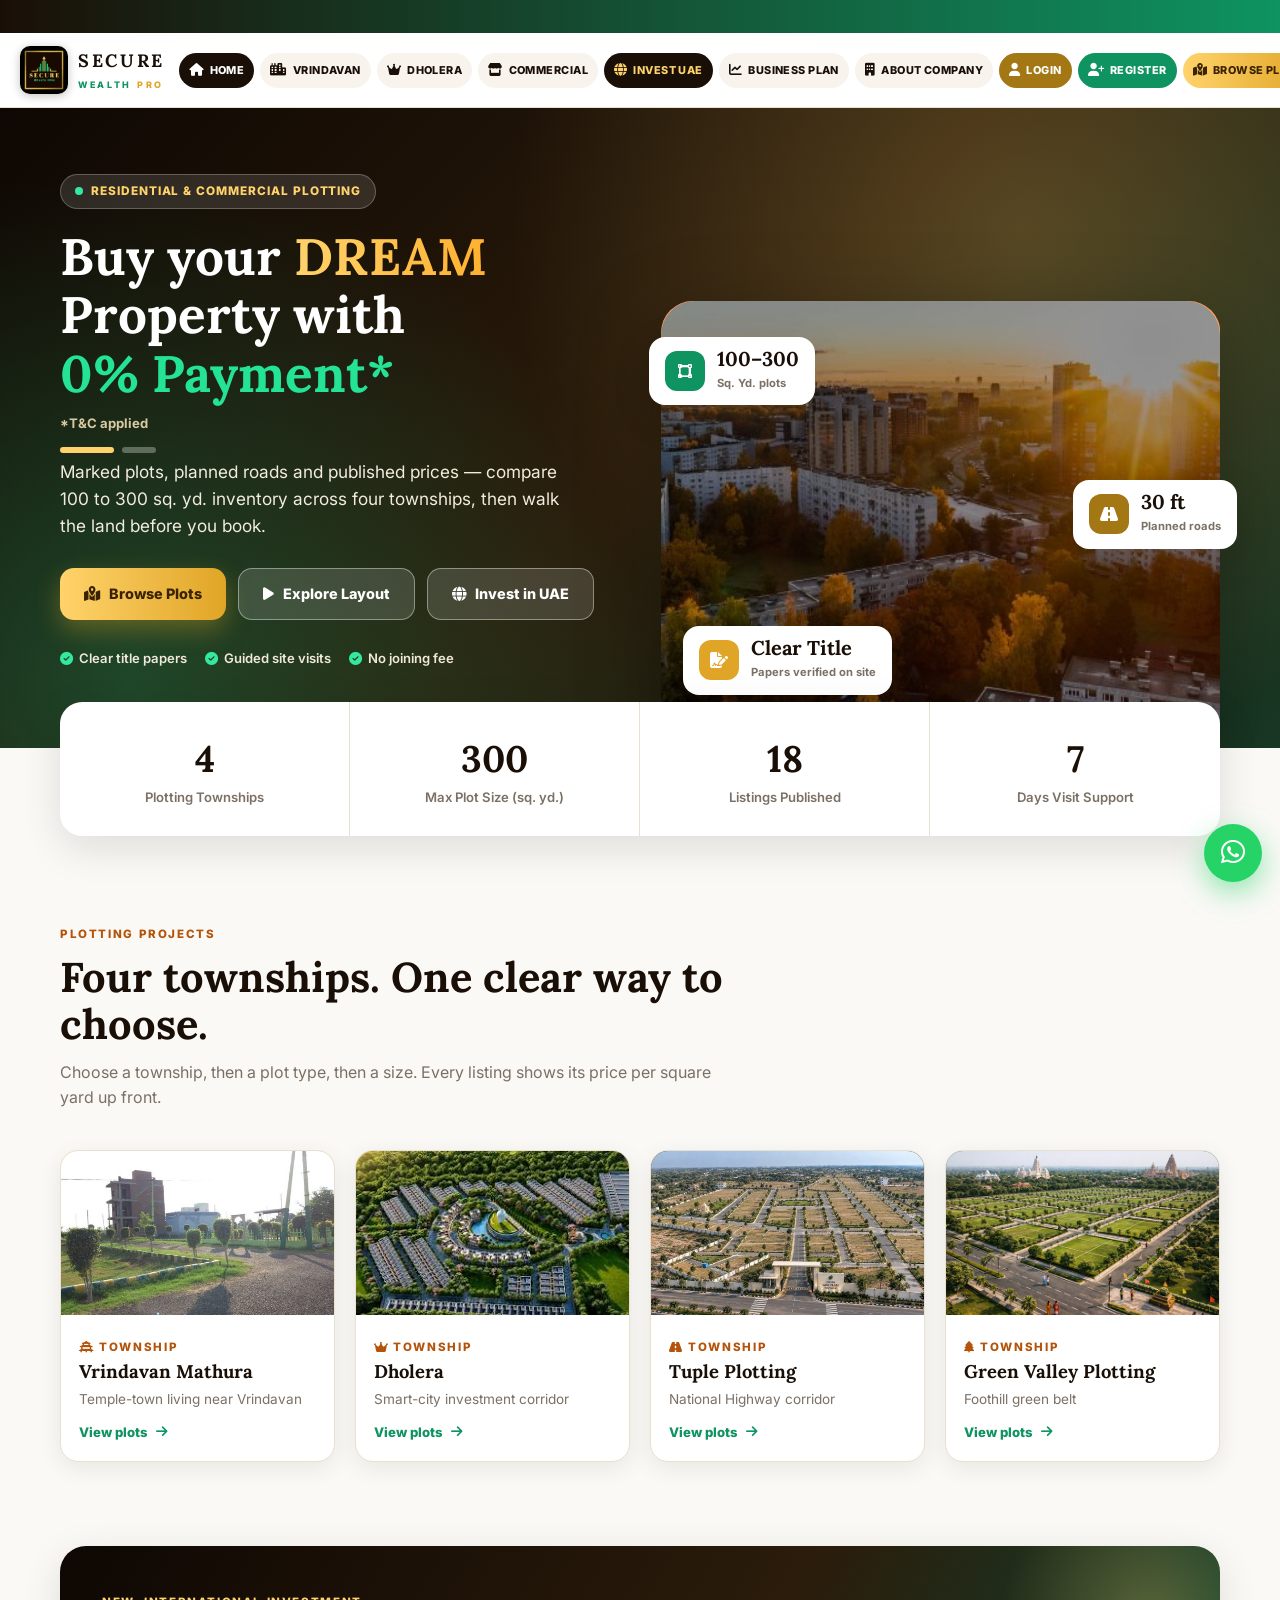
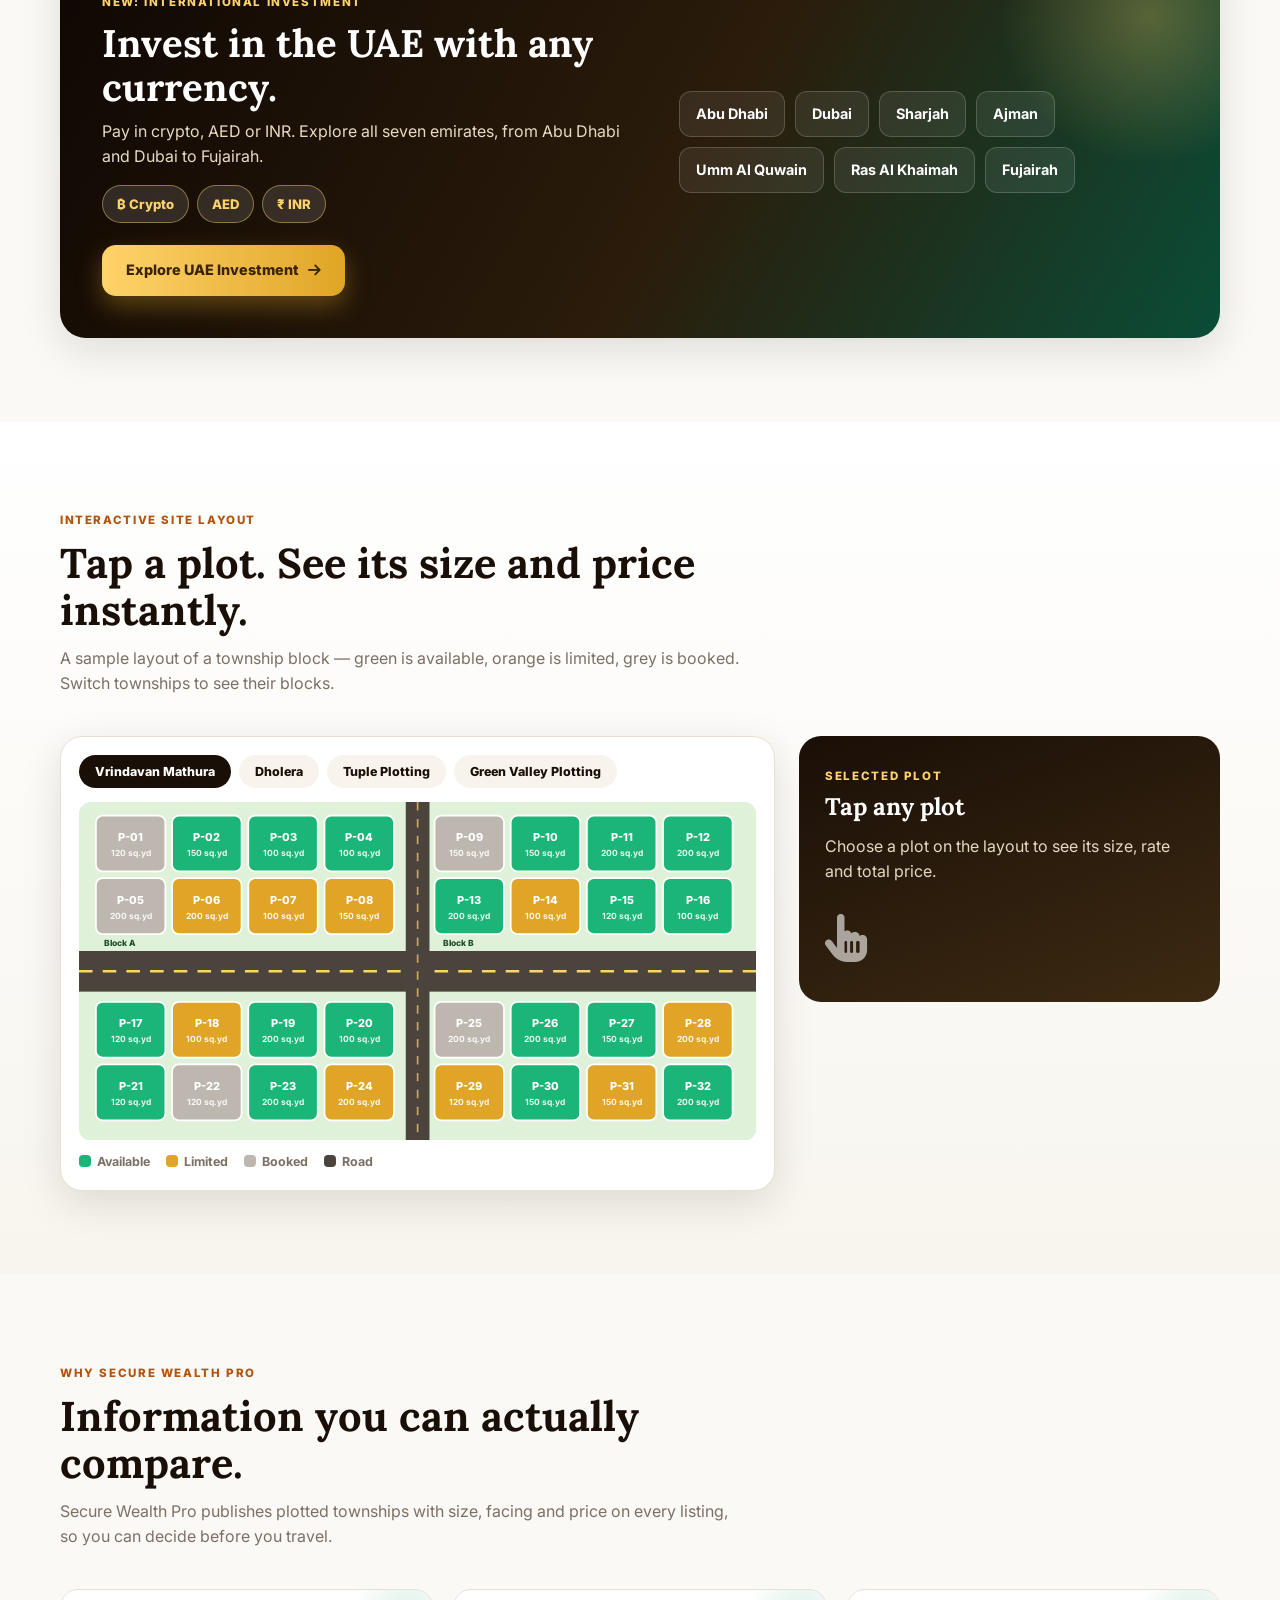
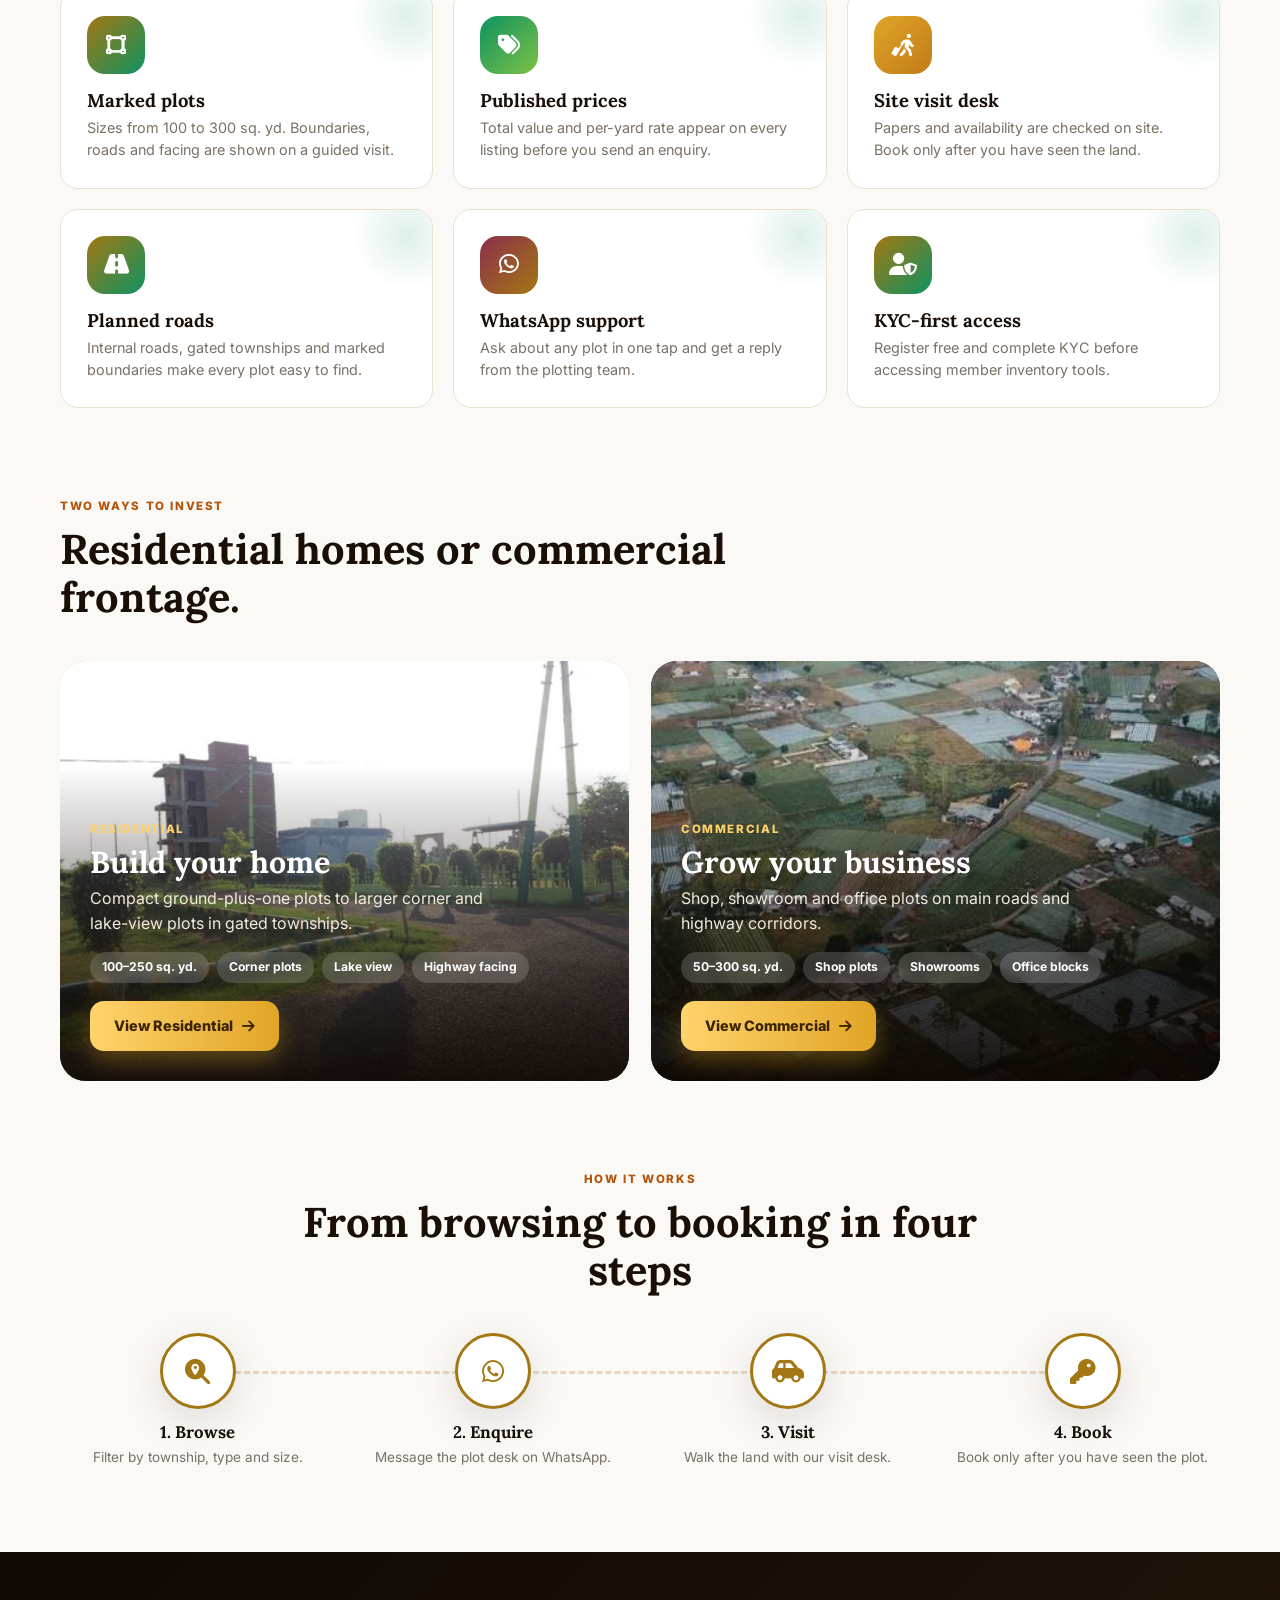
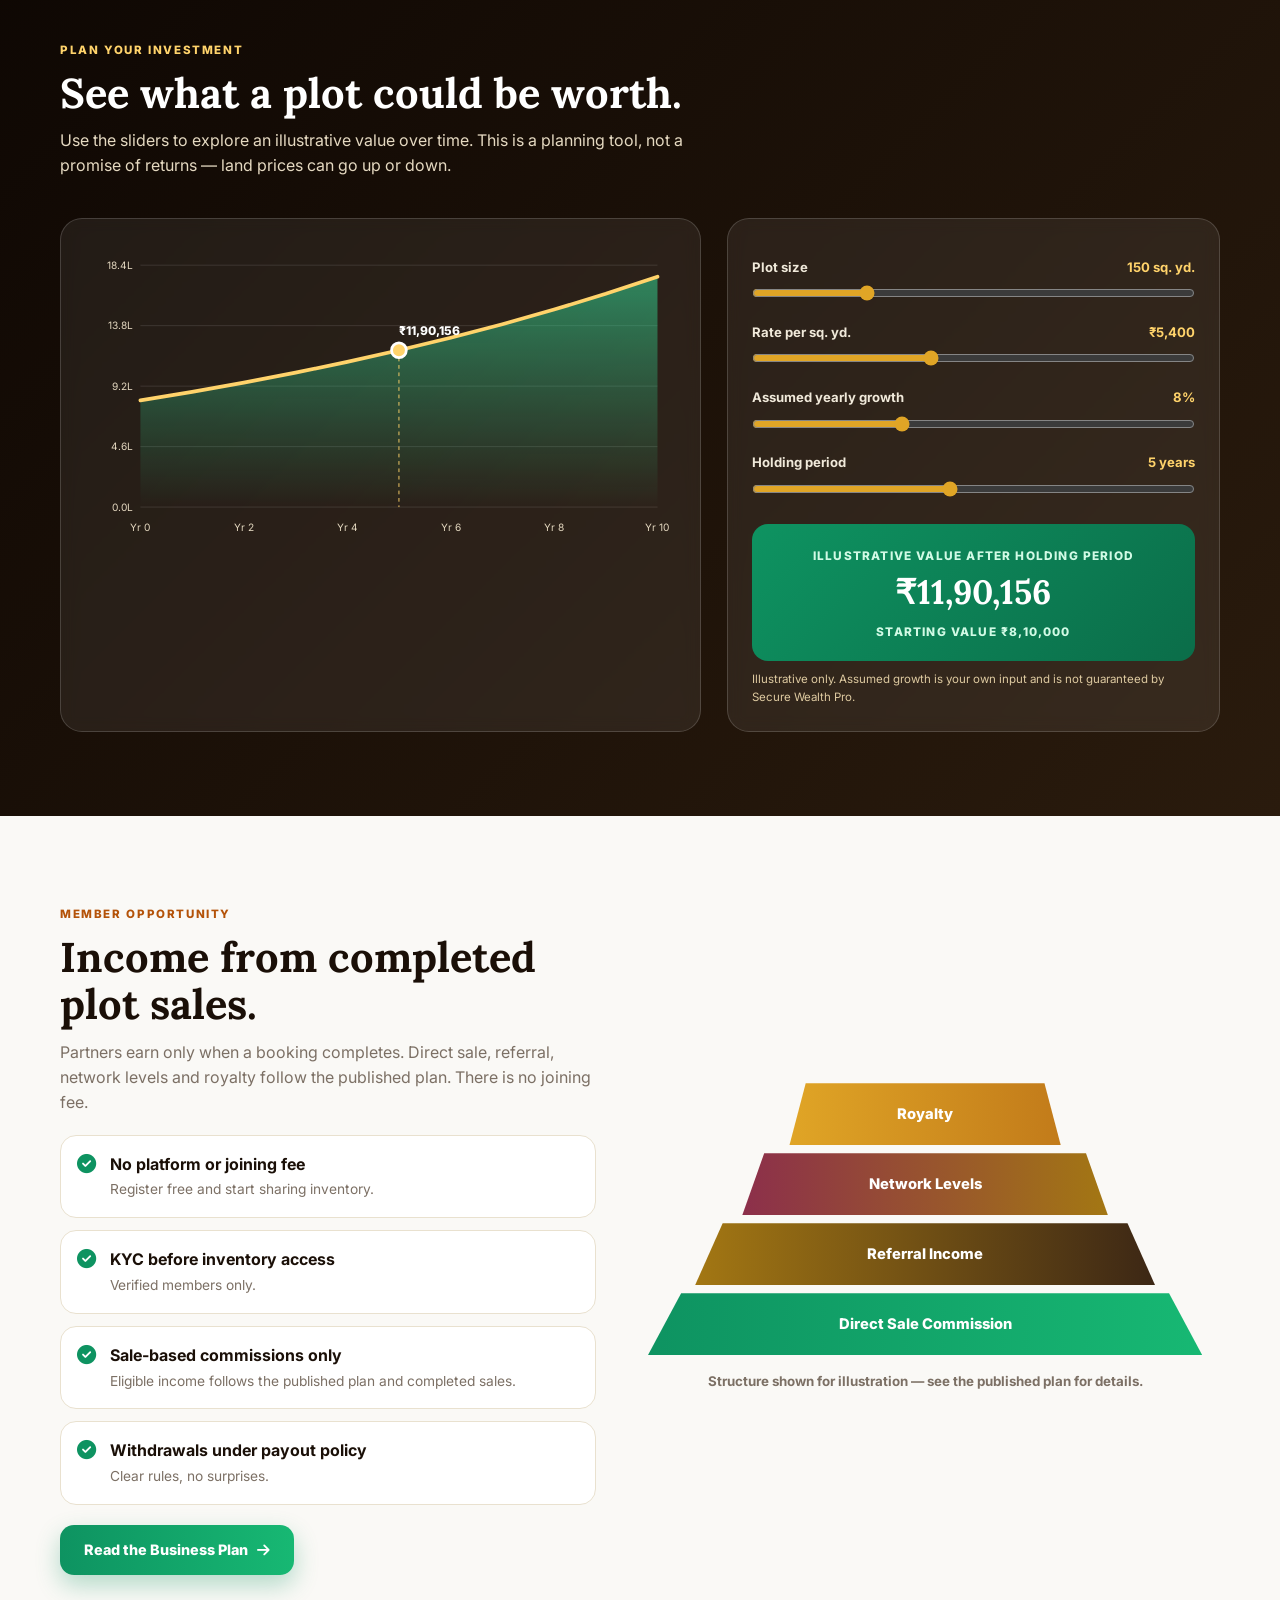
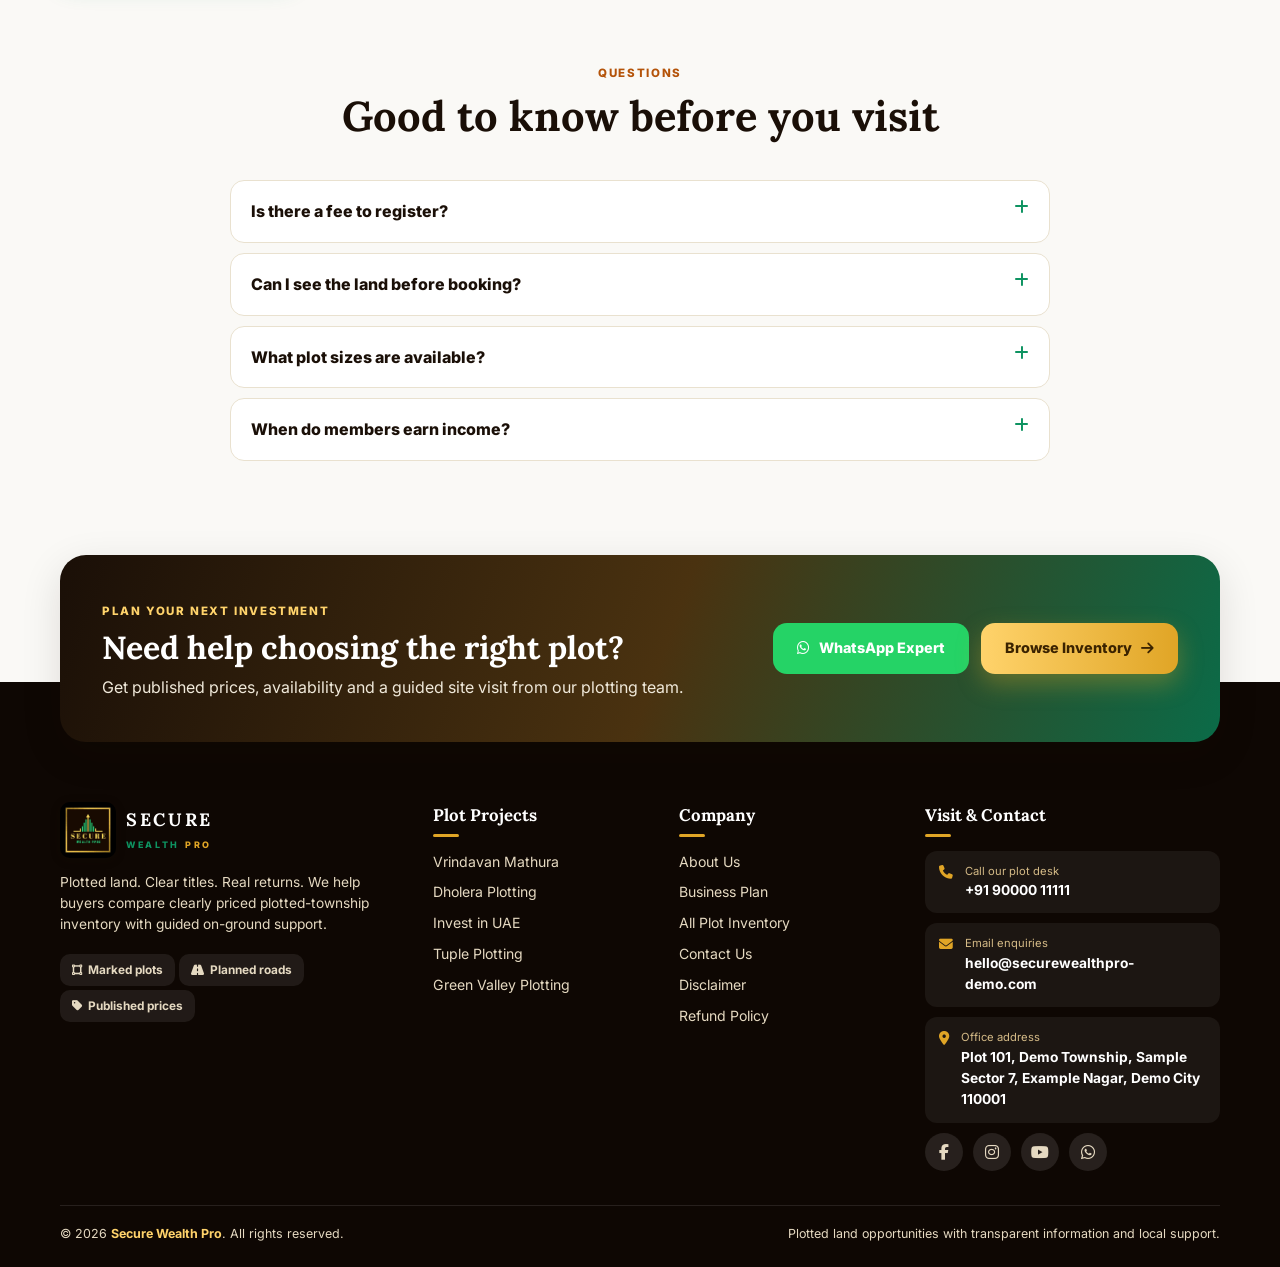
<file: index.html>
<!DOCTYPE html>
<html lang="en">
<head>
<meta charset="utf-8">
<meta name="viewport" content="width=device-width,initial-scale=1">
<title>Secure Wealth Pro – Plotted Land with Clear Title</title>
<meta name="description" content="Compare clearly priced residential and commercial plots in Vrindavan Mathura, Dholera, Tuple and Green Valley. Book a guided site visit.">
<link rel="icon" type="image/png" href="images/favicon.png">
<link rel="preconnect" href="https://fonts.googleapis.com">
<link href="https://fonts.googleapis.com/css2?family=Inter:wght@400;600;700;800&family=Lora:wght@600;700&display=swap" rel="stylesheet">
<link rel="stylesheet" href="https://cdnjs.cloudflare.com/ajax/libs/font-awesome/6.5.1/css/all.min.css">
<link rel="stylesheet" href="css/style.css">
</head>
<body>
<div id="site-header"></div>

<!-- HERO -->
<section class="hero">
  <div class="wrap">
    <div>
      <span class="pill"><span class="dot"></span>Residential &amp; Commercial Plotting</span>
      <h1 class="hslides" id="offers">
        <span class="hs on">Buy your <em>DREAM</em> Property with <span class="big">0% Payment*</span></span>
        <span class="hs">Buy your <em>DREAM</em> Property with <span class="big">100% cashback*</span></span>
      </h1>
      <p class="tnc">*T&amp;C applied</p>
      <div class="hdots" role="tablist" aria-label="Offers"><button class="on" role="tab" aria-selected="true" aria-label="Offer: 0% Payment"></button><button role="tab" aria-selected="false" aria-label="Offer: 100% cashback"></button></div>
      <p class="lead">Marked plots, planned roads and published prices — compare 100 to 300 sq. yd. inventory across four townships, then walk the land before you book.</p>
      <div class="cta">
        <a class="btn btn-gold" href="projects.html"><i class="fa-solid fa-map-location-dot"></i>Browse Plots</a>
        <a class="btn btn-ghost" href="#layout"><i class="fa-solid fa-play"></i>Explore Layout</a>
        <a class="btn btn-ghost" href="uae.html"><i class="fa-solid fa-globe"></i>Invest in UAE</a>
      </div>
      <div class="trust"><span><i class="fa-solid fa-circle-check"></i>Clear title papers</span><span><i class="fa-solid fa-circle-check"></i>Guided site visits</span><span><i class="fa-solid fa-circle-check"></i>No joining fee</span></div>
    </div>
    <div class="hero-art">
      <img class="ph ph-hero" src="images/photos/hero-home.jpg" alt="" decoding="async" onerror="this.remove()">
      <svg viewBox="0 0 600 480" xmlns="http://www.w3.org/2000/svg" role="img" aria-label="Township illustration">
        <defs>
          <linearGradient id="hs" x1="0" y1="0" x2="0" y2="1"><stop offset="0" stop-color="#ff9a5a"/><stop offset=".45" stop-color="#ffd08a"/><stop offset="1" stop-color="#ece3d2"/></linearGradient>
          <linearGradient id="hg" x1="0" y1="0" x2="0" y2="1"><stop offset="0" stop-color="#5fc04a"/><stop offset="1" stop-color="#157a35"/></linearGradient>
          <radialGradient id="hsun"><stop offset="0" stop-color="#fffbd0"/><stop offset="1" stop-color="#ffd36b" stop-opacity="0"/></radialGradient>
          <clipPath id="hc"><rect width="600" height="480" rx="34"/></clipPath>
        </defs>
        <g clip-path="url(#hc)">
          <rect width="600" height="480" fill="url(#hs)"/>
          <circle class="sunglow" cx="440" cy="150" r="120" fill="url(#hsun)"/>
          <circle cx="440" cy="150" r="36" fill="#fff8cf"/>
          <g class="cloud" opacity=".85"><ellipse cx="60" cy="70" rx="46" ry="14" fill="#fff"/><ellipse cx="90" cy="60" rx="30" ry="14" fill="#fff"/></g>
          <g class="cloud b" opacity=".7"><ellipse cx="60" cy="125" rx="38" ry="11" fill="#fff"/><ellipse cx="85" cy="117" rx="24" ry="11" fill="#fff"/></g>
          <path d="M0 270 Q110 200 230 255 T420 240 T600 250 V480 H0Z" fill="#caa968" opacity=".5"/>
          <!-- skyline -->
          <g>
            <rect x="30" y="140" width="46" height="150" fill="#3c2715"/><rect x="82" y="100" width="54" height="190" fill="#a37713"/>
            <rect x="142" y="170" width="40" height="120" fill="#3c2715"/><rect x="188" y="125" width="48" height="165" fill="#c99929"/>
            <rect x="242" y="190" width="36" height="100" fill="#a37713"/>
            <g fill="#ffe9a8"><rect x="40" y="155" width="8" height="10"/><rect x="56" y="155" width="8" height="10"/><rect x="40" y="180" width="8" height="10"/><rect x="56" y="205" width="8" height="10"/><rect x="94" y="116" width="8" height="10"/><rect x="112" y="116" width="8" height="10"/><rect x="94" y="145" width="8" height="10"/><rect x="112" y="175" width="8" height="10"/><rect x="94" y="205" width="8" height="10"/><rect x="200" y="142" width="8" height="10"/><rect x="218" y="170" width="8" height="10"/><rect x="200" y="200" width="8" height="10"/></g>
          </g>
          <!-- temple -->
          <g transform="translate(470 175)"><path d="M0 70 L22 0 L44 70Z" fill="#fff4e0"/><path d="M10 70 L22 25 L34 70Z" fill="#ffd9a0"/><rect x="-6" y="70" width="56" height="10" fill="#fff4e0"/></g>
          <path d="M0 300 Q150 270 300 295 T600 285 V480 H0Z" fill="url(#hg)"/>
          <!-- plots grid -->
          <g stroke="#fff" stroke-opacity=".5" stroke-width="2" fill="none">
            <path d="M0 330 L600 318"/><path d="M0 370 L600 352"/><path d="M0 420 L600 392"/>
            <path d="M80 300 L-20 480"/><path d="M160 298 L110 480"/><path d="M450 292 L520 480"/><path d="M530 290 L640 480"/>
          </g>
          <g font-family="Inter" font-size="11" font-weight="800" fill="#fff" opacity=".9"><text x="34" y="352">A-12</text><text x="140" y="348">A-13</text><text x="470" y="338">B-04</text><text x="545" y="340">B-05</text><text x="60" y="404">A-14</text><text x="505" y="384">B-06</text></g>
          <!-- road -->
          <path d="M240 480 L285 292 L318 291 L420 480Z" fill="#554e46"/>
          <path d="M330 480 L302 292" stroke="#ffd36b" stroke-width="4" stroke-dasharray="14 12" fill="none"/>
          <!-- trees -->
          <g fill="#14692b"><circle cx="205" cy="318" r="14"/><circle cx="215" cy="330" r="10"/><circle cx="395" cy="316" r="13"/><circle cx="410" cy="330" r="9"/><circle cx="60" cy="440" r="20"/><circle cx="560" cy="430" r="22"/></g>
          <!-- sign board -->
          <g transform="translate(120 360)"><rect width="84" height="40" rx="8" fill="#fff"/><text x="42" y="18" font-family="Lora" font-weight="700" font-size="15" text-anchor="middle" fill="#a37713">SWP</text><text x="42" y="32" font-family="Inter" font-weight="800" font-size="8" text-anchor="middle" fill="#0e9361">PLOTS OPEN</text><rect x="40" y="40" width="4" height="26" fill="#5b3a1e"/></g>
        </g>
      </svg>
      <div class="float f1"><div class="ic"><i class="fa-solid fa-vector-square"></i></div><div><b>100–300</b><small>Sq. Yd. plots</small></div></div>
      <div class="float f2"><div class="ic"><i class="fa-solid fa-road"></i></div><div><b>30 ft</b><small>Planned roads</small></div></div>
      <div class="float f3"><div class="ic"><i class="fa-solid fa-file-signature"></i></div><div><b>Clear Title</b><small>Papers verified on site</small></div></div>
    </div>
  </div>
</section>

<!-- STATS -->
<section class="stats"><div class="wrap"><div class="grid rv">
  <div class="stat"><b data-to="4">0</b><p>Plotting Townships</p></div>
  <div class="stat"><b data-to="300">0</b><p>Max Plot Size (sq. yd.)</p></div>
  <div class="stat"><b data-to="18">0</b><p>Listings Published</p></div>
  <div class="stat"><b data-to="7">0</b><p>Days Visit Support</p></div>
</div></div></section>

<!-- TOWNSHIPS -->
<section class="sec" id="townships"><div class="wrap">
  <div class="sec-head rv"><span class="eyebrow">Plotting projects</span><h2>Four townships. One clear way to choose.</h2><p>Choose a township, then a plot type, then a size. Every listing shows its price per square yard up front.</p></div>
  <div class="towns" id="townGrid"></div>
</div></section>

<!-- UAE BAND -->
<section class="sec" style="padding-top:0"><div class="wrap">
  <div class="uaeband rv">
    <div>
      <span class="eyebrow light">New: international investment</span>
      <h2>Invest in the UAE with any currency.</h2>
      <p>Pay in crypto, AED or INR. Explore all seven emirates, from Abu Dhabi and Dubai to Fujairah.</p>
      <div class="chips"><span>₿ Crypto</span><span>AED</span><span>₹ INR</span></div>
      <p style="margin-top:22px"><a class="btn btn-gold" href="uae.html">Explore UAE Investment <i class="fa-solid fa-arrow-right"></i></a></p>
    </div>
    <div class="emlist" aria-label="The seven emirates">
      <a href="uae.html#abu-dhabi">Abu Dhabi</a><a href="uae.html#dubai">Dubai</a><a href="uae.html#sharjah">Sharjah</a><a href="uae.html#ajman">Ajman</a><a href="uae.html#umm-al-quwain">Umm Al Quwain</a><a href="uae.html#ras-al-khaimah">Ras Al Khaimah</a><a href="uae.html#fujairah">Fujairah</a>
    </div>
  </div>
</div></section>

<!-- INTERACTIVE LAYOUT -->
<section class="sec mapsec" id="layout"><div class="wrap">
  <div class="sec-head rv"><span class="eyebrow">Interactive site layout</span><h2>Tap a plot. See its size and price instantly.</h2><p>A sample layout of a township block — green is available, orange is limited, grey is booked. Switch townships to see their blocks.</p></div>
  <div class="mapbox rv">
    <div class="mapcard">
      <div class="tabs" id="mapTabs"></div>
      <svg id="plotMap" viewBox="0 0 800 400" xmlns="http://www.w3.org/2000/svg"></svg>
      <div class="legend"><span><i style="background:#1ab577"></i>Available</span><span><i style="background:#e0a526"></i>Limited</span><span><i style="background:#beb7b0"></i>Booked</span><span><i style="background:#4b443d"></i>Road</span></div>
    </div>
    <aside class="info" id="plotInfo"></aside>
  </div>
</div></section>

<!-- WHY -->
<section class="sec" id="about"><div class="wrap">
  <div class="sec-head rv"><span class="eyebrow">Why Secure Wealth Pro</span><h2>Information you can actually compare.</h2><p>Secure Wealth Pro publishes plotted townships with size, facing and price on every listing, so you can decide before you travel.</p></div>
  <div class="feats">
    <div class="feat rv"><div class="ic"><i class="fa-solid fa-vector-square"></i></div><h3>Marked plots</h3><p>Sizes from 100 to 300 sq. yd. Boundaries, roads and facing are shown on a guided visit.</p></div>
    <div class="feat rv"><div class="ic"><i class="fa-solid fa-tags"></i></div><h3>Published prices</h3><p>Total value and per-yard rate appear on every listing before you send an enquiry.</p></div>
    <div class="feat rv"><div class="ic"><i class="fa-solid fa-person-walking-luggage"></i></div><h3>Site visit desk</h3><p>Papers and availability are checked on site. Book only after you have seen the land.</p></div>
    <div class="feat rv"><div class="ic"><i class="fa-solid fa-road"></i></div><h3>Planned roads</h3><p>Internal roads, gated townships and marked boundaries make every plot easy to find.</p></div>
    <div class="feat rv"><div class="ic"><i class="fa-brands fa-whatsapp"></i></div><h3>WhatsApp support</h3><p>Ask about any plot in one tap and get a reply from the plotting team.</p></div>
    <div class="feat rv"><div class="ic"><i class="fa-solid fa-user-shield"></i></div><h3>KYC-first access</h3><p>Register free and complete KYC before accessing member inventory tools.</p></div>
  </div>
</div></section>

<!-- RES vs COM -->
<section class="sec" style="padding-top:0"><div class="wrap">
  <div class="sec-head rv"><span class="eyebrow">Two ways to invest</span><h2>Residential homes or commercial frontage.</h2></div>
  <div class="split">
    <div class="panel rv"><div class="bg" id="resArt" style="position:absolute;inset:0"></div>
      <span class="eyebrow light">Residential</span><h3>Build your home</h3><p>Compact ground-plus-one plots to larger corner and lake-view plots in gated townships.</p>
      <ul><li>100–250 sq. yd.</li><li>Corner plots</li><li>Lake view</li><li>Highway facing</li></ul>
      <div><a class="btn btn-gold" href="projects.html?type=residential">View Residential <i class="fa-solid fa-arrow-right"></i></a></div></div>
    <div class="panel rv"><div class="bg" id="comArt" style="position:absolute;inset:0"></div>
      <span class="eyebrow light">Commercial</span><h3>Grow your business</h3><p>Shop, showroom and office plots on main roads and highway corridors.</p>
      <ul><li>50–300 sq. yd.</li><li>Shop plots</li><li>Showrooms</li><li>Office blocks</li></ul>
      <div><a class="btn btn-gold" href="projects.html?type=commercial">View Commercial <i class="fa-solid fa-arrow-right"></i></a></div></div>
  </div>
</div></section>

<!-- HOW IT WORKS -->
<section class="sec" style="padding-top:0"><div class="wrap">
  <div class="sec-head center rv" style="text-align:center"><span class="eyebrow">How it works</span><h2>From browsing to booking in four steps</h2></div>
  <div class="steps">
    <div class="step rv"><div class="num"><i class="fa-solid fa-magnifying-glass-location"></i></div><h3>1. Browse</h3><p>Filter by township, type and size.</p></div>
    <div class="step rv"><div class="num"><i class="fa-brands fa-whatsapp"></i></div><h3>2. Enquire</h3><p>Message the plot desk on WhatsApp.</p></div>
    <div class="step rv"><div class="num"><i class="fa-solid fa-car-side"></i></div><h3>3. Visit</h3><p>Walk the land with our visit desk.</p></div>
    <div class="step rv"><div class="num"><i class="fa-solid fa-key"></i></div><h3>4. Book</h3><p>Book only after you have seen the plot.</p></div>
  </div>
</div></section>

<!-- GROWTH + CALCULATOR -->
<section class="sec growth" id="growth"><div class="wrap">
  <div class="sec-head rv"><span class="eyebrow light">Plan your investment</span><h2>See what a plot could be worth.</h2><p>Use the sliders to explore an illustrative value over time. This is a planning tool, not a promise of returns — land prices can go up or down.</p></div>
  <div class="gbox">
    <div class="gcard"><svg id="chart" viewBox="0 0 640 330" xmlns="http://www.w3.org/2000/svg"></svg></div>
    <div class="gcard calc">
      <label>Plot size <b id="vSize">150 sq. yd.</b></label><input id="iSize" type="range" min="100" max="300" step="10" value="150">
      <label>Rate per sq. yd. <b id="vRate">₹5,400</b></label><input id="iRate" type="range" min="3000" max="9000" step="100" value="5400">
      <label>Assumed yearly growth <b id="vG">8%</b></label><input id="iG" type="range" min="2" max="20" step="1" value="8">
      <label>Holding period <b id="vY">5 years</b></label><input id="iY" type="range" min="1" max="10" step="1" value="5">
      <div class="result"><small>Illustrative value after holding period</small><b id="rOut">—</b><small id="rBuy"></small></div>
      <p class="note">Illustrative only. Assumed growth is your own input and is not guaranteed by Secure Wealth Pro.</p>
    </div>
  </div>
</div></section>

<!-- BUSINESS PLAN -->
<section class="sec" id="plan"><div class="wrap plan">
  <div class="rv">
    <span class="eyebrow">Member opportunity</span>
    <h2 style="font-size:clamp(1.8rem,3.4vw,2.6rem);margin:8px 0 12px">Income from completed plot sales.</h2>
    <p style="color:var(--muted);margin-bottom:20px">Partners earn only when a booking completes. Direct sale, referral, network levels and royalty follow the published plan. There is no joining fee.</p>
    <div class="plist">
      <div class="pitem"><i class="fa-solid fa-circle-check"></i><div><b>No platform or joining fee</b><span>Register free and start sharing inventory.</span></div></div>
      <div class="pitem"><i class="fa-solid fa-circle-check"></i><div><b>KYC before inventory access</b><span>Verified members only.</span></div></div>
      <div class="pitem"><i class="fa-solid fa-circle-check"></i><div><b>Sale-based commissions only</b><span>Eligible income follows the published plan and completed sales.</span></div></div>
      <div class="pitem"><i class="fa-solid fa-circle-check"></i><div><b>Withdrawals under payout policy</b><span>Clear rules, no surprises.</span></div></div>
    </div>
    <p style="margin-top:20px"><a class="btn btn-green" href="#">Read the Business Plan <i class="fa-solid fa-arrow-right"></i></a></p>
  </div>
  <div class="pyr rv">
    <div style="width:46%;background:linear-gradient(90deg,#e0a526,#c27b1a)">Royalty</div>
    <div style="width:62%;background:linear-gradient(90deg,#8c2f4b,#a37713)">Network Levels</div>
    <div style="width:78%;background:linear-gradient(90deg,#a37713,#3c2715)">Referral Income</div>
    <div style="width:94%;background:linear-gradient(90deg,#0e9361,#17b873)">Direct Sale Commission</div>
    <small style="color:var(--muted);margin-top:8px;font-weight:700">Structure shown for illustration — see the published plan for details.</small>
  </div>
</div></section>

<!-- FAQ -->
<section class="sec" style="padding-top:0"><div class="wrap">
  <div class="sec-head center rv" style="text-align:center"><span class="eyebrow">Questions</span><h2>Good to know before you visit</h2></div>
  <div class="faq" id="faq">
    <div class="q rv"><button>Is there a fee to register?<i class="fa-solid fa-plus"></i></button><div class="a">No. Registration is free and there is no platform or joining fee. KYC is required before member inventory access.</div></div>
    <div class="q rv"><button>Can I see the land before booking?<i class="fa-solid fa-plus"></i></button><div class="a">Yes. Our site visit desk walks you through the plot, boundaries and roads. Papers and availability are checked on site.</div></div>
    <div class="q rv"><button>What plot sizes are available?<i class="fa-solid fa-plus"></i></button><div class="a">Residential plots from about 100 to 250 sq. yd. and commercial plots from 50 to 300 sq. yd., depending on the township.</div></div>
    <div class="q rv"><button>When do members earn income?<i class="fa-solid fa-plus"></i></button><div class="a">Only when a booking completes, as set out in the published business plan.</div></div>
  </div>
</div></section>

<div id="site-footer"></div>

<script src="js/app.js"></script>
<script>
mountChrome('home'); counters();

/* hero offer headline rotator */
(function(){const s=[...document.querySelectorAll('.hs')],d=[...document.querySelectorAll('.hdots button')];let i=0,t;
 function go(n){i=n;s.forEach((e,k)=>e.classList.toggle('on',k===n));d.forEach((e,k)=>{e.classList.toggle('on',k===n);e.setAttribute('aria-selected',k===n)})}
 function stop(){clearInterval(t)}
 function play(){stop();if(window.matchMedia&&matchMedia('(prefers-reduced-motion: reduce)').matches)return;t=setInterval(()=>go((i+1)%s.length),5200)}
 d.forEach((b,k)=>b.onclick=()=>{go(k);play()});
 const h=document.querySelector('.hero');h.addEventListener('mouseenter',stop);h.addEventListener('mouseleave',play);play()})();

/* township cards */
document.getElementById('townGrid').innerHTML = TOWNS.map((t,i)=>`
 <a class="town rv" href="${t.page}"><div class="art">${art('residential',t.mood,i+3,'t'+i)}</div>
 <div class="body"><span class="eyebrow"><i class="fa-solid ${t.icon}"></i> Township</span><h3>${t.name}</h3><p>${t.sub}</p><span class="link">View plots <i class="fa-solid fa-arrow-right"></i></span></div></a>`).join('');

reveal();

/* residential / commercial panels */
document.getElementById('resArt').innerHTML = art('residential','dawn',11,'r').replace('<svg','<svg class="bg" style="position:absolute;inset:0;width:100%;height:100%"');
document.getElementById('comArt').innerHTML = art('commercial','dusk',5,'c').replace('<svg','<svg class="bg" style="position:absolute;inset:0;width:100%;height:100%"');

/* interactive plot layout */
let curTown = 0, sel = null;
const tabs = document.getElementById('mapTabs'), svg = document.getElementById('plotMap'), info = document.getElementById('plotInfo');
const RATES = [5400,4800,5200,6100];
tabs.innerHTML = TOWNS.map((t,i)=>`<button class="tab ${i?'':'on'}" data-i="${i}">${t.name}</button>`).join('');
tabs.onclick = e => { const b=e.target.closest('.tab'); if(!b) return; curTown=+b.dataset.i; [...tabs.children].forEach(x=>x.classList.toggle('on',x===b)); drawMap(); };
function drawMap(){
  let seed = (curTown+1)*7919, rnd=()=>{seed=(seed*9301+49297)%233280;return seed/233280};
  let h = `<rect width="800" height="400" rx="14" fill="#dff1d8"/><rect x="0" y="176" width="800" height="48" fill="#4b443d"/><path d="M0 200 H800" stroke="#ffd36b" stroke-width="3" stroke-dasharray="16 12"/><rect x="386" y="0" width="28" height="400" fill="#4b443d"/><path d="M400 0 V400" stroke="#ffd36b" stroke-width="2" stroke-dasharray="10 10" opacity=".7"/>`;
  const sizes=[100,120,150,200], quad=[[20,16],[420,16],[20,236],[420,236]];
  let n=0; window.__plots={};
  quad.forEach(([qx,qy],qi)=>{ for(let r=0;r<2;r++)for(let c=0;c<4;c++){
    const x=qx+c*90, y=qy+r*74, rr=rnd(), st = rr<.55?'available':rr<.8?'limited':'booked';
    const size = sizes[Math.floor(rnd()*4)]; n++; const id='P-'+String(n).padStart(2,'0');
    window.__plots[id]={id,size,st,rate:RATES[curTown],block:'ABCD'[qi]};
    const col = st==='available'?'#1ab577':st==='limited'?'#e0a526':'#beb7b0';
    h += `<g><rect class="plot" data-id="${id}" x="${x}" y="${y}" width="82" height="66" rx="8" fill="${col}"/><text x="${x+41}" y="${y+30}" text-anchor="middle" font-size="13" font-weight="800" fill="#fff" pointer-events="none" font-family="Inter">${id}</text><text x="${x+41}" y="${y+48}" text-anchor="middle" font-size="10" font-weight="700" fill="#fff" opacity=".9" pointer-events="none" font-family="Inter">${size} sq.yd</text></g>`; }});
  h += `<g font-family="Inter" font-size="10" font-weight="800" fill="#1d4d2a"><text x="30" y="170">Block A</text><text x="430" y="170">Block B</text><text x="30" y="236" dy="-4" opacity="0"></text></g>`;
  svg.innerHTML = h; sel=null; showInfo(null);
}
svg.addEventListener('click', e=>{ const p=e.target.closest('.plot'); if(!p) return; svg.querySelectorAll('.plot').forEach(x=>x.classList.remove('sel')); p.classList.add('sel'); showInfo(window.__plots[p.dataset.id]); });
function showInfo(p){
  if(!p){ info.innerHTML=`<span class="eyebrow light">Selected plot</span><h3>Tap any plot</h3><p style="color:#e5d9c1">Choose a plot on the layout to see its size, rate and total price.</p><div style="font-size:3rem;margin-top:18px;opacity:.6"><i class="fa-solid fa-hand-pointer"></i></div>`; return; }
  const total = p.size*p.rate, label={available:'Available',limited:'Limited',booked:'Booked'}[p.st];
  info.innerHTML=`<span class="eyebrow light">${TOWNS[curTown].name} · Block ${p.block}</span><h3>Plot ${p.id}</h3>
   <div class="price">${inr(total)}</div><dl><div><dt>Size</dt><dd>${p.size} sq. yd.</dd></div><div><dt>Rate</dt><dd>${inr(p.rate)} / sq. yd.</dd></div><div><dt>Status</dt><dd>${label}</dd></div><div><dt>Road</dt><dd>30 ft internal</dd></div></dl>
   ${p.st==='booked'?'<p style="color:#e5d9c1">This plot is booked. Ask us about similar plots nearby.</p>':''}
   <a class="btn btn-wa" style="width:100%;justify-content:center" href="${WA}?text=${encodeURIComponent('Hi, I am interested in plot '+p.id+' ('+p.size+' sq. yd.) in '+TOWNS[curTown].name)}"><i class="fa-brands fa-whatsapp"></i>Enquire on WhatsApp</a>
   <p style="font-size:.7rem;color:#decaa1;margin-top:10px">Sample layout for illustration.</p>`;
}
drawMap();

/* growth chart + calculator */
const $=id=>document.getElementById(id);
function calc(){
  const size=+$('iSize').value, rate=+$('iRate').value, g=+$('iG').value/100, yrs=+$('iY').value;
  $('vSize').textContent=size+' sq. yd.'; $('vRate').textContent=inr(rate); $('vG').textContent=(g*100)+'%'; $('vY').textContent=yrs+(yrs>1?' years':' year');
  const base=size*rate, end=base*Math.pow(1+g,yrs);
  $('rOut').textContent=inr(Math.round(end)); $('rBuy').textContent='Starting value '+inr(base);
  const W=640,H=330,pl=60,pr=20,pt=24,pb=44, pts=[];
  const max=base*Math.pow(1+g,10)*1.05;
  for(let y=0;y<=10;y++){ pts.push([pl+(W-pl-pr)*y/10, pt+(H-pt-pb)*(1-(base*Math.pow(1+g,y))/max)]); }
  const line=pts.map((p,i)=>(i?'L':'M')+p[0].toFixed(1)+' '+p[1].toFixed(1)).join(' ');
  const area=line+` L${pts[10][0]} ${H-pb} L${pts[0][0]} ${H-pb}Z`;
  let grid=''; for(let i=0;i<=4;i++){ const y=pt+(H-pt-pb)*i/4; grid+=`<line x1="${pl}" x2="${W-pr}" y1="${y}" y2="${y}" stroke="#fff" stroke-opacity=".12"/><text x="${pl-8}" y="${y+4}" text-anchor="end" font-size="11" fill="#e5d9c1" font-family="Inter">${(max*(1-i/4)/100000).toFixed(1)}L</text>`; }
  let xs=''; for(let y=0;y<=10;y+=2) xs+=`<text x="${pl+(W-pl-pr)*y/10}" y="${H-18}" text-anchor="middle" font-size="11" fill="#e5d9c1" font-family="Inter">Yr ${y}</text>`;
  const m=pts[yrs];
  $('chart').innerHTML=`<defs><linearGradient id="ga" x1="0" y1="0" x2="0" y2="1"><stop offset="0" stop-color="#34e8a0" stop-opacity=".5"/><stop offset="1" stop-color="#34e8a0" stop-opacity="0"/></linearGradient></defs>${grid}${xs}<path d="${area}" fill="url(#ga)"/><path class="gline" d="${line}" fill="none" stroke="#ffd36b" stroke-width="4" stroke-linecap="round"/><line x1="${m[0]}" x2="${m[0]}" y1="${m[1]}" y2="${H-pb}" stroke="#ffd36b" stroke-dasharray="4 4"/><circle cx="${m[0]}" cy="${m[1]}" r="8" fill="#ffd36b" stroke="#fff" stroke-width="3"/><text x="${Math.min(m[0],W-100)}" y="${m[1]-16}" font-size="13" font-weight="800" fill="#fff" font-family="Inter">${inr(Math.round(end))}</text>`;
}
['iSize','iRate','iG','iY'].forEach(i=>$(i).addEventListener('input',calc)); calc();
setTimeout(()=>$('growth').classList.add('in'),100);
new IntersectionObserver(es=>es.forEach(e=>e.isIntersecting&&e.target.classList.add('in')),{threshold:.2}).observe($('growth'));

/* faq */
document.querySelectorAll('#faq .q button').forEach(b=>b.onclick=()=>b.parentElement.classList.toggle('open'));
</script>
</body>
</html>
</file>
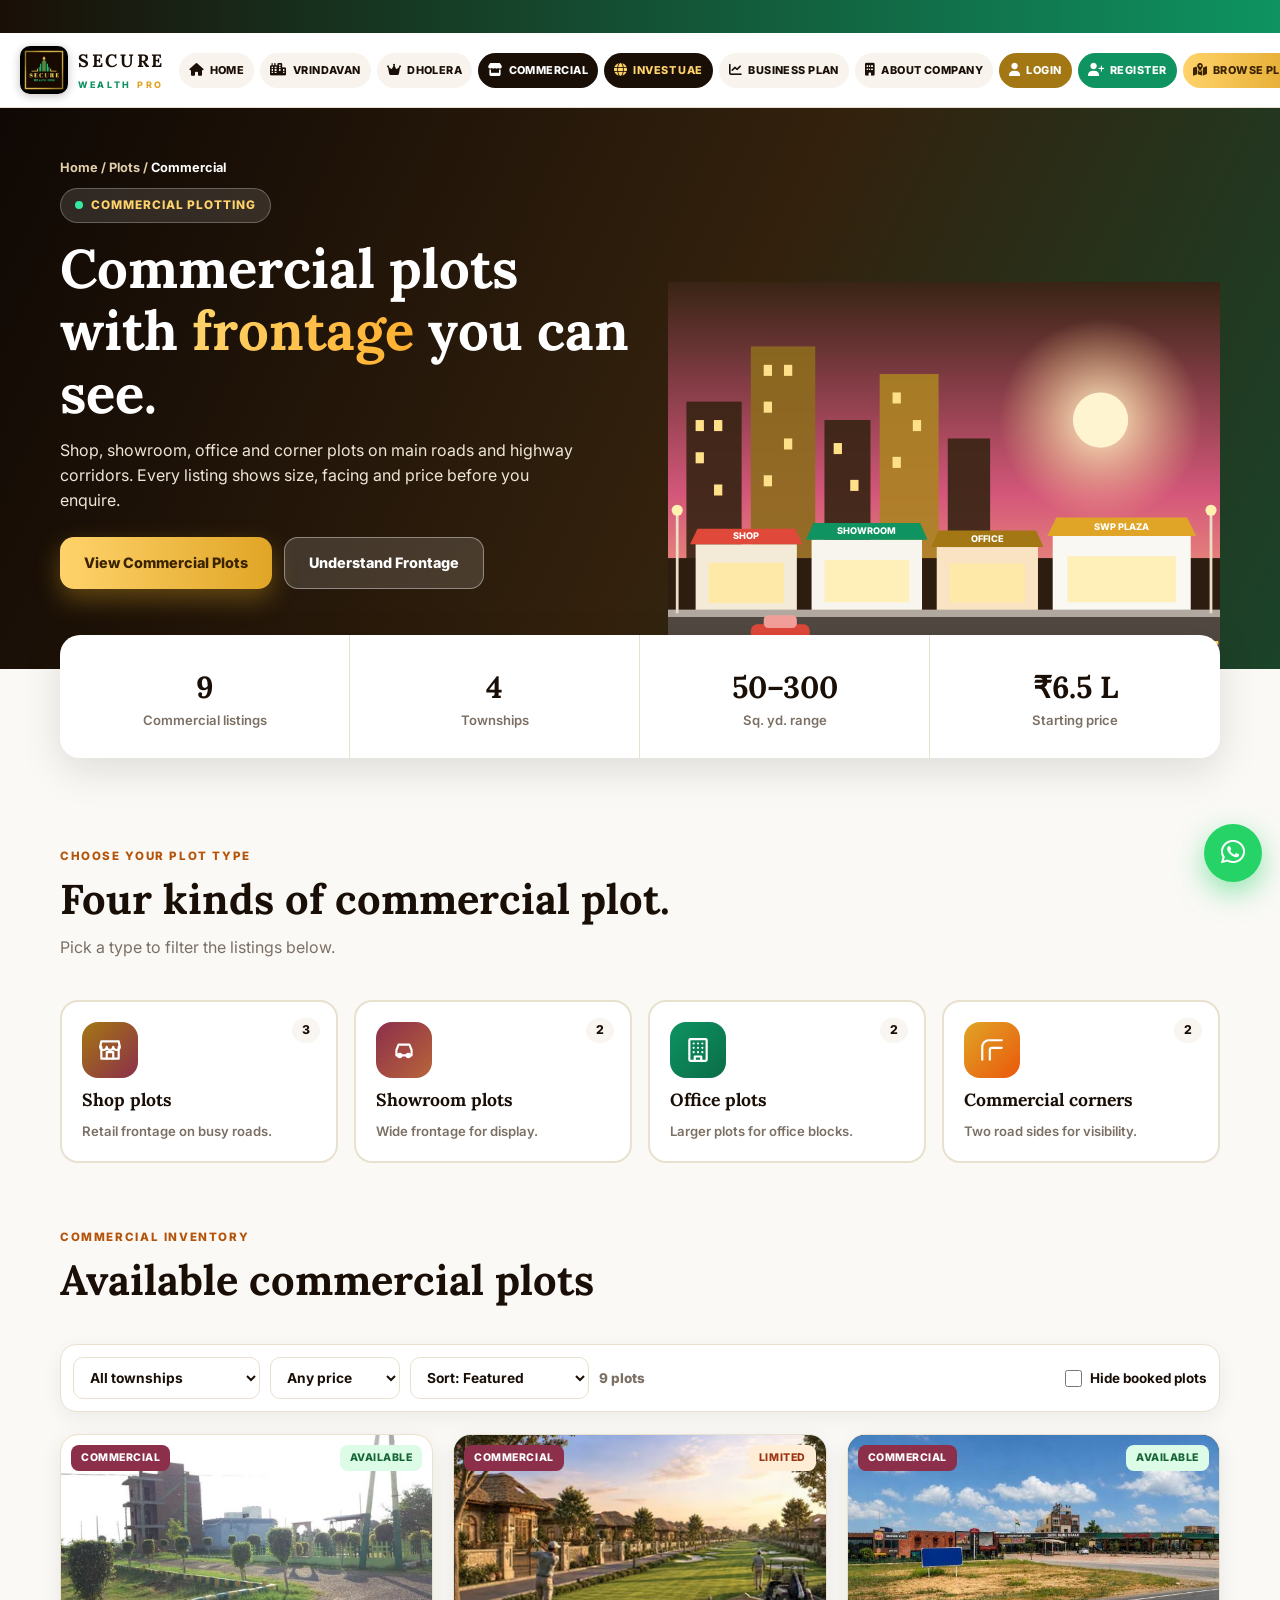
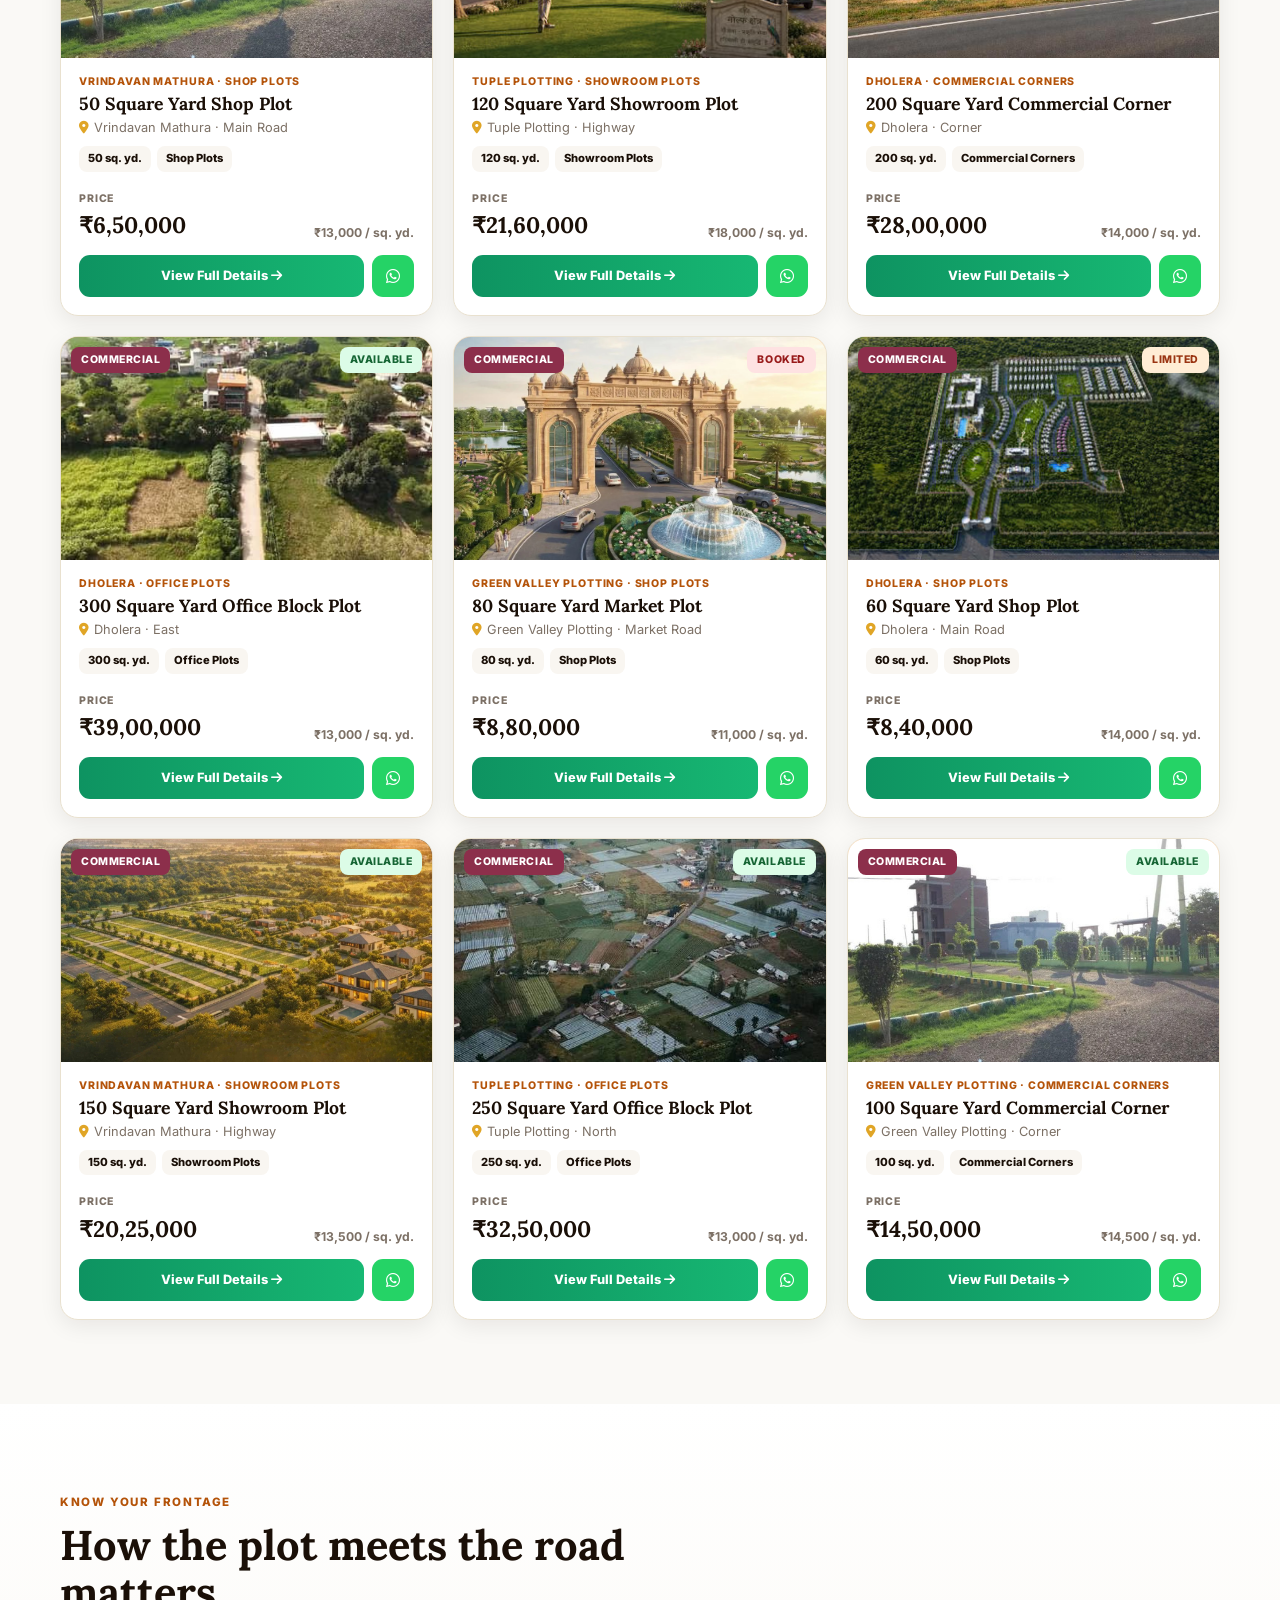
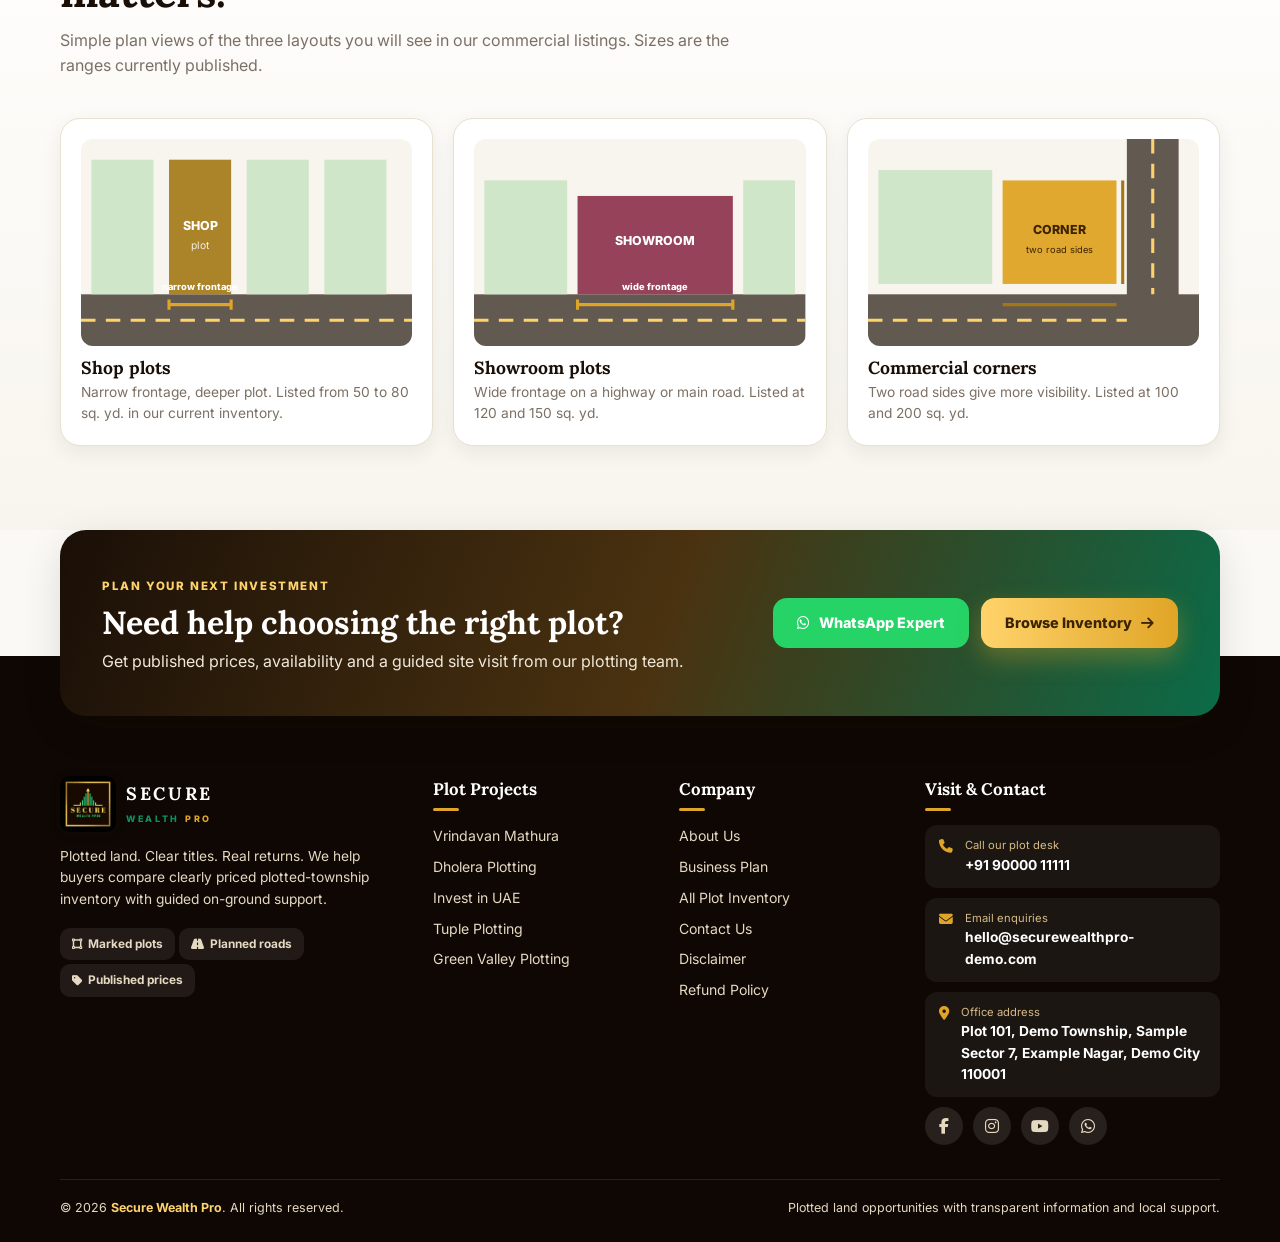
<file: commercial.html>
<!DOCTYPE html>
<html lang="en">
<head>
<meta charset="utf-8">
<meta name="viewport" content="width=device-width,initial-scale=1">
<title>Commercial Plots – Secure Wealth Pro</title>
<meta name="description" content="Shop, showroom, office and corner commercial plots with published size, facing and price.">
<link rel="icon" type="image/png" href="images/favicon.png">
<link rel="preconnect" href="https://fonts.googleapis.com">
<link href="https://fonts.googleapis.com/css2?family=Inter:wght@400;600;700;800&family=Lora:wght@600;700&display=swap" rel="stylesheet">
<link rel="stylesheet" href="https://cdnjs.cloudflare.com/ajax/libs/font-awesome/6.5.1/css/all.min.css">
<link rel="stylesheet" href="css/style.css">
</head>
<body>
<div id="site-header"></div>

<!-- HERO -->
<section class="chero">
  <div class="wrap">
    <div style="padding-bottom:40px">
      <div class="crumbs">Home / Plots / <b>Commercial</b></div>
      <span class="pill"><span class="dot"></span>Commercial plotting</span>
      <h1>Commercial plots with <em>frontage</em> you can see.</h1>
      <p class="lead">Shop, showroom, office and corner plots on main roads and highway corridors. Every listing shows size, facing and price before you enquire.</p>
      <div class="cta">
        <a class="btn btn-gold" href="#listings">View Commercial Plots</a>
        <a class="btn btn-ghost" href="#frontage">Understand Frontage</a>
      </div>
    </div>
    <svg viewBox="0 0 600 420" xmlns="http://www.w3.org/2000/svg" role="img" aria-label="Commercial street illustration">
      <defs>
        <linearGradient id="cs" x1="0" y1="0" x2="0" y2="1"><stop offset="0" stop-color="#382414"/><stop offset=".55" stop-color="#d4577a"/><stop offset="1" stop-color="#ffc17a"/></linearGradient>
        <radialGradient id="cm"><stop offset="0" stop-color="#fff2c9"/><stop offset="1" stop-color="#ffd18a" stop-opacity="0"/></radialGradient>
      </defs>
      <rect width="600" height="420" fill="url(#cs)"/>
      <circle cx="470" cy="150" r="110" fill="url(#cm)"/><circle cx="470" cy="150" r="30" fill="#fff4d0"/>
      <g opacity=".9"><rect x="20" y="130" width="60" height="200" fill="#372413"/><rect x="90" y="70" width="70" height="260" fill="#8d6c1d"/><rect x="170" y="150" width="50" height="180" fill="#372413"/><rect x="230" y="100" width="64" height="230" fill="#ac8323"/><rect x="304" y="170" width="46" height="160" fill="#372413"/></g>
      <g fill="#ffe08a"><rect x="30" y="150" width="9" height="12"/><rect x="50" y="150" width="9" height="12"/><rect x="30" y="185" width="9" height="12"/><rect x="50" y="220" width="9" height="12"/><rect x="104" y="90" width="9" height="12"/><rect x="126" y="90" width="9" height="12"/><rect x="104" y="130" width="9" height="12"/><rect x="126" y="170" width="9" height="12"/><rect x="104" y="210" width="9" height="12"/><rect x="244" y="120" width="9" height="12"/><rect x="266" y="150" width="9" height="12"/><rect x="244" y="190" width="9" height="12"/><rect x="180" y="175" width="9" height="12"/><rect x="198" y="215" width="9" height="12"/></g>
      <!-- shop row -->
      <g>
        <rect x="0" y="300" width="600" height="60" fill="#2c1d10"/>
        <g><rect x="30" y="285" width="110" height="75" fill="#f4ead8"/><path d="M24 285 H146 L138 268 H32Z" fill="#e0483a"/><rect x="44" y="305" width="82" height="44" fill="#ffe9a8"/></g>
        <g><rect x="156" y="280" width="120" height="80" fill="#f8f5ef"/><path d="M150 280 H282 L274 262 H158Z" fill="#0e9361"/><rect x="170" y="302" width="92" height="46" fill="#ffefb8"/></g>
        <g><rect x="292" y="288" width="110" height="72" fill="#f9e3c2"/><path d="M286 288 H408 L400 270 H294Z" fill="#a37713"/><rect x="306" y="306" width="82" height="42" fill="#ffe9a8"/></g>
        <g><rect x="418" y="276" width="150" height="84" fill="#faf8f3"/><path d="M412 276 H574 L564 256 H422Z" fill="#e0a526"/><rect x="434" y="298" width="118" height="50" fill="#ffefb8"/></g>
        <g font-family="Inter" font-weight="800" font-size="10" fill="#fff" text-anchor="middle"><text x="85" y="279">SHOP</text><text x="216" y="274">SHOWROOM</text><text x="347" y="282">OFFICE</text><text x="493" y="270">SWP PLAZA</text></g>
      </g>
      <rect x="0" y="360" width="600" height="60" fill="#504841"/><rect x="0" y="356" width="600" height="8" fill="#b2a9a0"/>
      <path d="M0 392 H600" stroke="#ffd36b" stroke-width="4" stroke-dasharray="26 18"/>
      <g><rect x="90" y="372" width="64" height="18" rx="7" fill="#e0483a"/><rect x="104" y="362" width="36" height="14" rx="5" fill="#f4a09a"/><circle cx="106" cy="392" r="6" fill="#111"/><circle cx="140" cy="392" r="6" fill="#111"/></g>
      <g><rect x="380" y="400" width="70" height="16" rx="7" fill="#f5f5f5"/><rect x="394" y="391" width="40" height="13" rx="5" fill="#f1eadd"/><circle cx="396" cy="416" r="5" fill="#111"/><circle cx="436" cy="416" r="5" fill="#111"/></g>
      <g stroke="#e9dec8" stroke-width="3"><path d="M10 360 V250"/><path d="M590 360 V250"/></g><circle cx="10" cy="248" r="6" fill="#fff2b0"/><circle cx="590" cy="248" r="6" fill="#fff2b0"/>
    </svg>
  </div>
</section>

<!-- STATS -->
<section class="cstats"><div class="wrap"><div class="grid rv" id="cstats"></div></div></section>

<!-- CATEGORIES -->
<section class="sec" style="padding-bottom:30px"><div class="wrap">
  <div class="sec-head rv"><span class="eyebrow">Choose your plot type</span><h2>Four kinds of commercial plot.</h2><p>Pick a type to filter the listings below.</p></div>
  <div class="cats" id="cats"></div>
</div></section>

<!-- LISTINGS -->
<section class="sec" id="listings" style="padding-top:30px"><div class="wrap">
  <div class="sec-head rv"><span class="eyebrow">Commercial inventory</span><h2>Available commercial plots</h2></div>
  <div class="cfilter">
    <select id="fTown" aria-label="Township"><option value="">All townships</option></select>
    <select id="fPrice" aria-label="Price range"><option value="">Any price</option><option value="a">Under ₹10 L</option><option value="b">₹10 L – ₹25 L</option><option value="c">Above ₹25 L</option></select>
    <select id="fSort" aria-label="Sort"><option value="">Sort: Featured</option><option value="pa">Price: Low to High</option><option value="pd">Price: High to Low</option><option value="sa">Size: Small to Large</option><option value="sd">Size: Large to Small</option></select>
    <span class="count" id="fCount"></span>
    <label class="chk"><input type="checkbox" id="fAvail"> Hide booked plots</label>
  </div>
  <div class="cgrid" id="cgrid"></div>
</div></section>

<!-- FRONTAGE GUIDE -->
<section class="sec" id="frontage" style="background:linear-gradient(180deg,#fff,#f8f5ee)"><div class="wrap">
  <div class="sec-head rv"><span class="eyebrow">Know your frontage</span><h2>How the plot meets the road matters.</h2><p>Simple plan views of the three layouts you will see in our commercial listings. Sizes are the ranges currently published.</p></div>
  <div class="plans">
    <div class="plan-c rv">
      <svg viewBox="0 0 320 200" role="img" aria-label="Shop plot plan">
        <rect width="320" height="200" fill="#f8f5ee"/><rect x="0" y="150" width="320" height="50" fill="#625950"/><path d="M0 175 H320" stroke="#ffd36b" stroke-width="3" stroke-dasharray="14 10"/>
        <rect x="10" y="20" width="60" height="130" fill="#cfe6c8"/><rect x="85" y="20" width="60" height="130" fill="#a37713" opacity=".9"/><rect x="160" y="20" width="60" height="130" fill="#cfe6c8"/><rect x="235" y="20" width="60" height="130" fill="#cfe6c8"/>
        <path d="M85 160 H145" stroke="#e0a526" stroke-width="3"/><path d="M85 155 V165 M145 155 V165" stroke="#e0a526" stroke-width="3"/>
        <text x="115" y="88" text-anchor="middle" font-family="Inter" font-weight="800" font-size="12" fill="#fff">SHOP</text><text x="115" y="106" text-anchor="middle" font-family="Inter" font-size="10" fill="#f5f0e5">plot</text>
        <text x="115" y="146" text-anchor="middle" font-family="Inter" font-weight="800" font-size="9" fill="#fff">narrow frontage</text>
      </svg>
      <h3>Shop plots</h3><p>Narrow frontage, deeper plot. Listed from 50 to 80 sq. yd. in our current inventory.</p>
    </div>
    <div class="plan-c rv">
      <svg viewBox="0 0 320 200" role="img" aria-label="Showroom plot plan">
        <rect width="320" height="200" fill="#f8f5ee"/><rect x="0" y="150" width="320" height="50" fill="#625950"/><path d="M0 175 H320" stroke="#ffd36b" stroke-width="3" stroke-dasharray="14 10"/>
        <rect x="10" y="40" width="80" height="110" fill="#cfe6c8"/><rect x="100" y="55" width="150" height="95" fill="#8c2f4b" opacity=".9"/><rect x="260" y="40" width="50" height="110" fill="#cfe6c8"/>
        <path d="M100 160 H250" stroke="#e0a526" stroke-width="3"/><path d="M100 155 V165 M250 155 V165" stroke="#e0a526" stroke-width="3"/>
        <text x="175" y="102" text-anchor="middle" font-family="Inter" font-weight="800" font-size="12" fill="#fff">SHOWROOM</text><text x="175" y="146" text-anchor="middle" font-family="Inter" font-weight="800" font-size="9" fill="#fff">wide frontage</text>
      </svg>
      <h3>Showroom plots</h3><p>Wide frontage on a highway or main road. Listed at 120 and 150 sq. yd.</p>
    </div>
    <div class="plan-c rv">
      <svg viewBox="0 0 320 200" role="img" aria-label="Corner plot plan">
        <rect width="320" height="200" fill="#f8f5ee"/><rect x="0" y="150" width="320" height="50" fill="#625950"/><rect x="250" y="0" width="50" height="200" fill="#625950"/><path d="M0 175 H250 M275 0 V150" stroke="#ffd36b" stroke-width="3" stroke-dasharray="14 10"/>
        <rect x="10" y="30" width="110" height="110" fill="#cfe6c8"/><rect x="130" y="40" width="110" height="100" fill="#e0a526" opacity=".95"/>
        <path d="M130 160 H240 M246 40 V140" stroke="#a37713" stroke-width="3"/>
        <text x="185" y="92" text-anchor="middle" font-family="Inter" font-weight="800" font-size="12" fill="#3b2300">CORNER</text><text x="185" y="110" text-anchor="middle" font-family="Inter" font-size="9" fill="#3b2300">two road sides</text>
      </svg>
      <h3>Commercial corners</h3><p>Two road sides give more visibility. Listed at 100 and 200 sq. yd.</p>
    </div>
  </div>
</div></section>

<div id="site-footer"></div>

<div class="modal" id="modal" role="dialog" aria-modal="true" aria-labelledby="mTitle"><div class="mbox" id="mbox"></div></div>

<script src="js/app.js"></script>
<script src="js/auth.js"></script>
<script>
mountChrome('commercial');
const COM = PLOTS.filter(p=>p.type==='commercial');
const CATS = [
  {k:'Shop Plots',ic:'store',t:'Shop plots',d:'Retail frontage on busy roads.'},
  {k:'Showroom Plots',ic:'car',t:'Showroom plots',d:'Wide frontage for display.'},
  {k:'Office Plots',ic:'building',t:'Office plots',d:'Larger plots for office blocks.'},
  {k:'Commercial Corners',ic:'corner',t:'Commercial corners',d:'Two road sides for visibility.'}
];
const IDEAL = {'Shop Plots':'A ground-floor retail shop with direct road frontage.','Showroom Plots':'A showroom or display space that needs a wide front.','Office Plots':'An office block or multi-floor commercial building.','Commercial Corners':'A corner building with visibility from two roads.'};
const lakh = n => '₹' + (n/100000).toFixed(n%100000?1:0).replace(/\.0$/,'') + ' L';
const st = {cat:'all',town:'',price:'',sort:'',avail:false};

/* stats */
const prices = COM.map(p=>p.price), sizes = COM.map(p=>p.size);
document.getElementById('cstats').innerHTML = [
  [COM.length,'Commercial listings'],[new Set(COM.map(p=>p.town)).size,'Townships'],[Math.min(...sizes)+'–'+Math.max(...sizes),'Sq. yd. range'],[lakh(Math.min(...prices)),'Starting price']
].map(([v,l])=>`<div class="stat"><b>${v}</b><p>${l}</p></div>`).join('');

/* category tiles */
const catsEl = document.getElementById('cats');
catsEl.innerHTML = CATS.map(c=>`<button class="cat rv" data-k="${c.k}" aria-pressed="false"><span class="n">${COM.filter(p=>p.cat===c.k).length}</span><span class="ci">${ico(c.ic,26)}</span><b>${c.t}</b><span>${c.d}</span></button>`).join('');
reveal();
catsEl.onclick = e => { const b=e.target.closest('.cat'); if(!b) return; st.cat = st.cat===b.dataset.k ? 'all' : b.dataset.k; syncCats(); render(); document.getElementById('listings').scrollIntoView({behavior:'smooth'}); };
function syncCats(){ catsEl.querySelectorAll('.cat').forEach(b=>{const on=b.dataset.k===st.cat; b.classList.toggle('on',on); b.setAttribute('aria-pressed',on)}) }

/* filters */
document.getElementById('fTown').innerHTML += [...new Set(COM.map(p=>p.town))].map(t=>`<option>${t}</option>`).join('');
fTown.onchange=()=>{st.town=fTown.value;render()}; fPrice.onchange=()=>{st.price=fPrice.value;render()}; fSort.onchange=()=>{st.sort=fSort.value;render()}; fAvail.onchange=()=>{st.avail=fAvail.checked;render()};

function render(){
  let list = COM.filter(p=>(st.cat==='all'||p.cat===st.cat)&&(!st.town||p.town===st.town)&&(!st.avail||p.status!=='sold')&&
    (!st.price||(st.price==='a'?p.price<1000000:st.price==='b'?p.price>=1000000&&p.price<=2500000:p.price>2500000)));
  const s={pa:(a,b)=>a.price-b.price,pd:(a,b)=>b.price-a.price,sa:(a,b)=>a.size-b.size,sd:(a,b)=>b.size-a.size}[st.sort]; if(s) list.sort(s);
  fCount.textContent = list.length+' plot'+(list.length===1?'':'s');
  cgrid.innerHTML = list.length ? list.map((p,i)=>{
    const lbl={available:'Available',limited:'Limited',sold:'Booked'}[p.status], mood=['dusk','day','dawn','green'][p.id%4];
    return `<article class="pc" style="animation-delay:${i*45}ms">
     <div class="art"><span class="badge ty commercial">commercial</span><span class="badge st ${p.status}">${lbl}</span>${art('commercial',mood,p.id+4,'c'+p.id)}</div>
     <div class="body"><div class="tag">${p.town} · ${p.cat}</div><h3>${p.title}</h3>
      <div class="loc"><i class="fa-solid fa-location-dot"></i>${p.town} · ${p.facing}</div>
      <div class="meta"><span>${p.size} sq. yd.</span><span>${p.cat}</span></div>
      <div class="pr"><div><small>PRICE</small><b>${inr(p.price)}</b></div><span>${inr(Math.round(p.price/p.size))} / sq. yd.</span></div>
      <div class="act"><a href="#" data-id="${p.id}">View Full Details <i class="fa-solid fa-arrow-right"></i></a><a href="${WA}?text=${encodeURIComponent('Hi, I am interested in: '+p.title+' ('+p.town+')')}" aria-label="WhatsApp"><i class="fa-brands fa-whatsapp"></i></a></div></div></article>`;
  }).join('') : '<div class="empty"><p>No commercial plots match these filters. Try clearing one.</p></div>';
}

/* detail modal */
const modal=document.getElementById('modal'), mbox=document.getElementById('mbox');
cgrid.addEventListener('click',e=>{const a=e.target.closest('a[data-id]'); if(!a) return; e.preventDefault(); openPlot(+a.dataset.id)});
function openPlot(id){
  const p=COM.find(x=>x.id===id), lbl={available:'Available',limited:'Limited availability',sold:'Booked'}[p.status];
  mbox.innerHTML=`<button class="mclose" aria-label="Close">${ico('close',18)}</button>
   <div class="mart"><span class="badge ty commercial" style="z-index:2">commercial</span>${art('commercial',['dusk','day','dawn','green'][p.id%4],p.id+4,'m'+p.id)}</div>
   <div class="mbody"><span class="eyebrow">${p.town} · ${p.cat}</span><h3 id="mTitle">${p.title}</h3>
    <div class="big">${inr(p.price)}</div><div style="color:var(--muted);font-weight:700;font-size:.85rem">${inr(Math.round(p.price/p.size))} per sq. yd.</div>
    <dl><div><dt>Size</dt><dd>${p.size} sq. yd.</dd></div><div><dt>Facing</dt><dd>${p.facing}</dd></div><div><dt>Status</dt><dd>${lbl}</dd></div><div><dt>Township</dt><dd>${p.town}</dd></div></dl>
    <div class="ideal"><b>Suited for:</b> ${IDEAL[p.cat]}</div>
    <div class="mact"><a class="btn btn-wa" href="${WA}?text=${encodeURIComponent('Hi, I am interested in: '+p.title+' ('+p.town+')')}">${ico('wa',18)} Enquire on WhatsApp</a><a class="btn btn-green" href="register.html">Register to Book</a></div>
    <p style="font-size:.72rem;color:var(--muted);margin-top:12px">Sample listing data. Availability is confirmed on site.</p></div>`;
  modal.classList.add('open'); mbox.querySelector('.mclose').focus();
}
function closeModal(){modal.classList.remove('open')}
modal.addEventListener('click',e=>{if(e.target===modal||e.target.closest('.mclose')) closeModal()});
document.addEventListener('keydown',e=>{if(e.key==='Escape') closeModal()});

const q=new URLSearchParams(location.search).get('cat'); if(CATS.some(c=>c.k===q)) st.cat=q;
syncCats(); render();
</script>
</body>
</html>
</file>
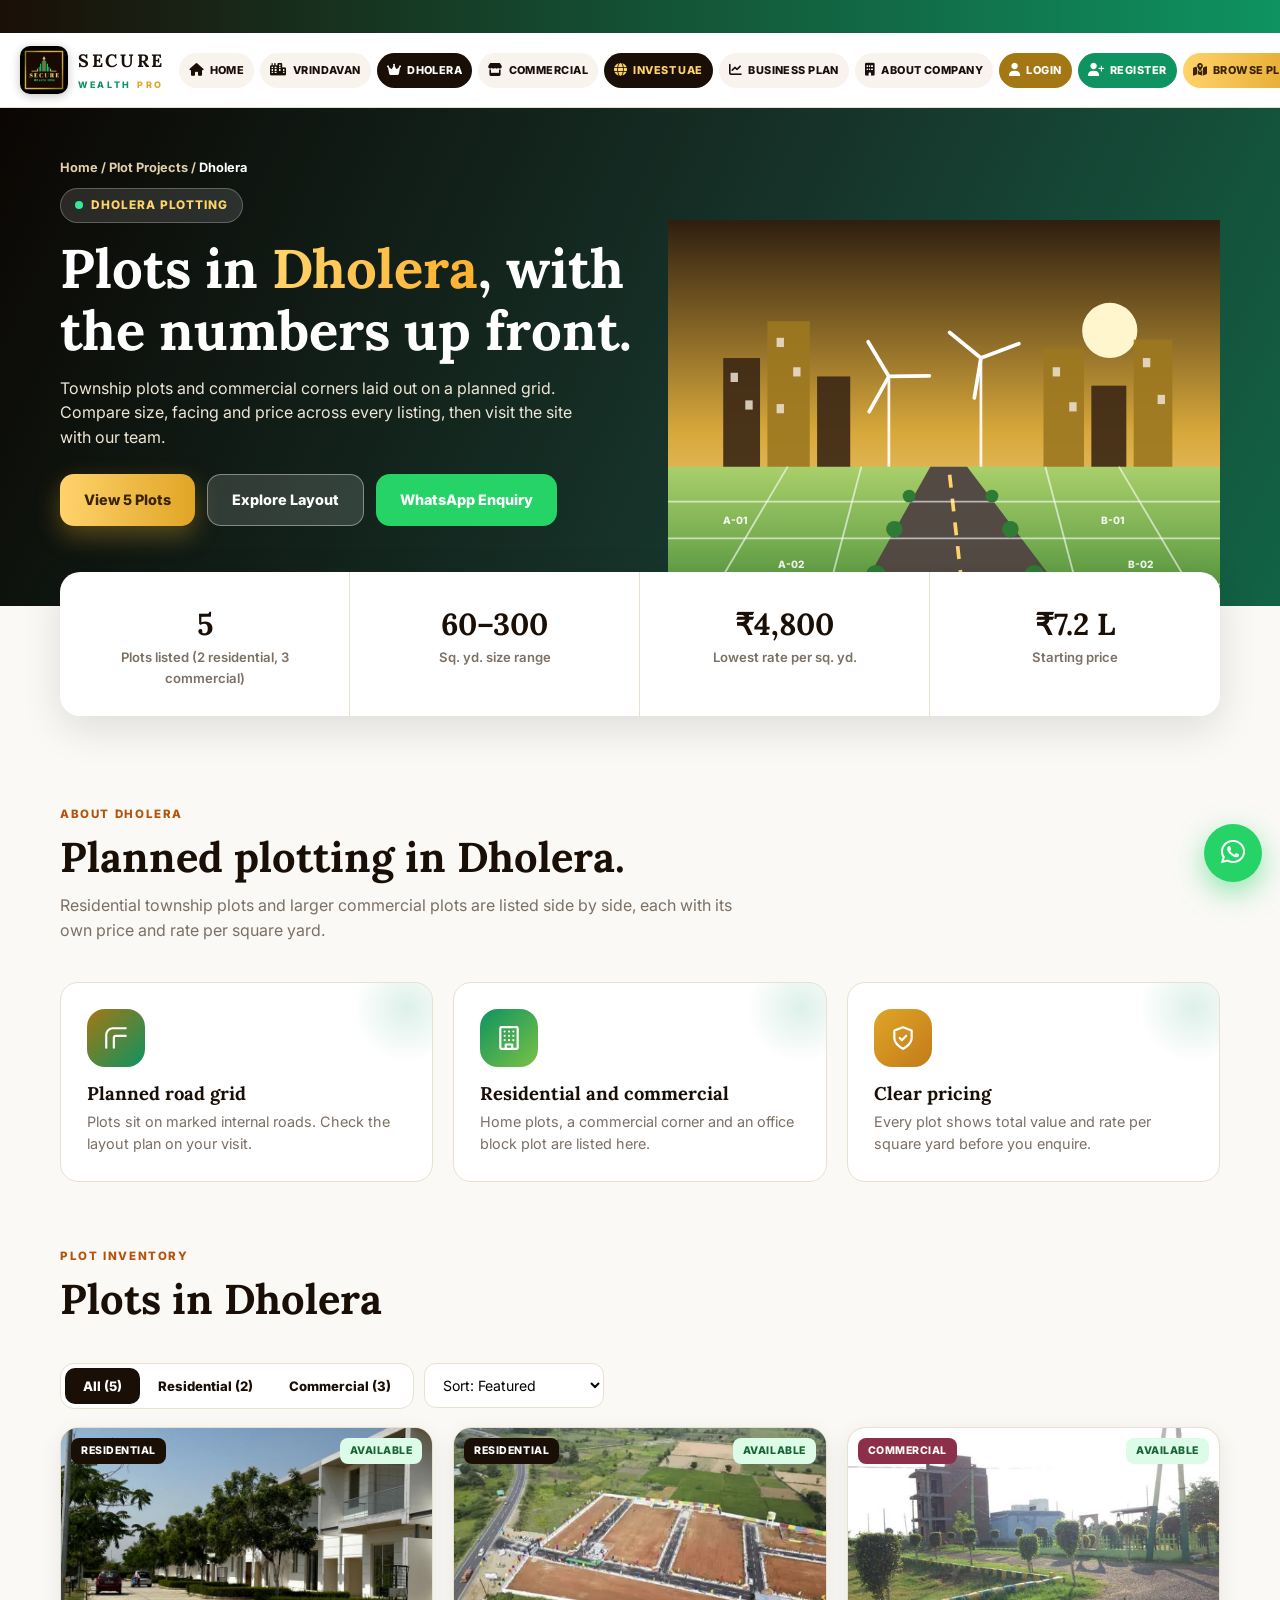
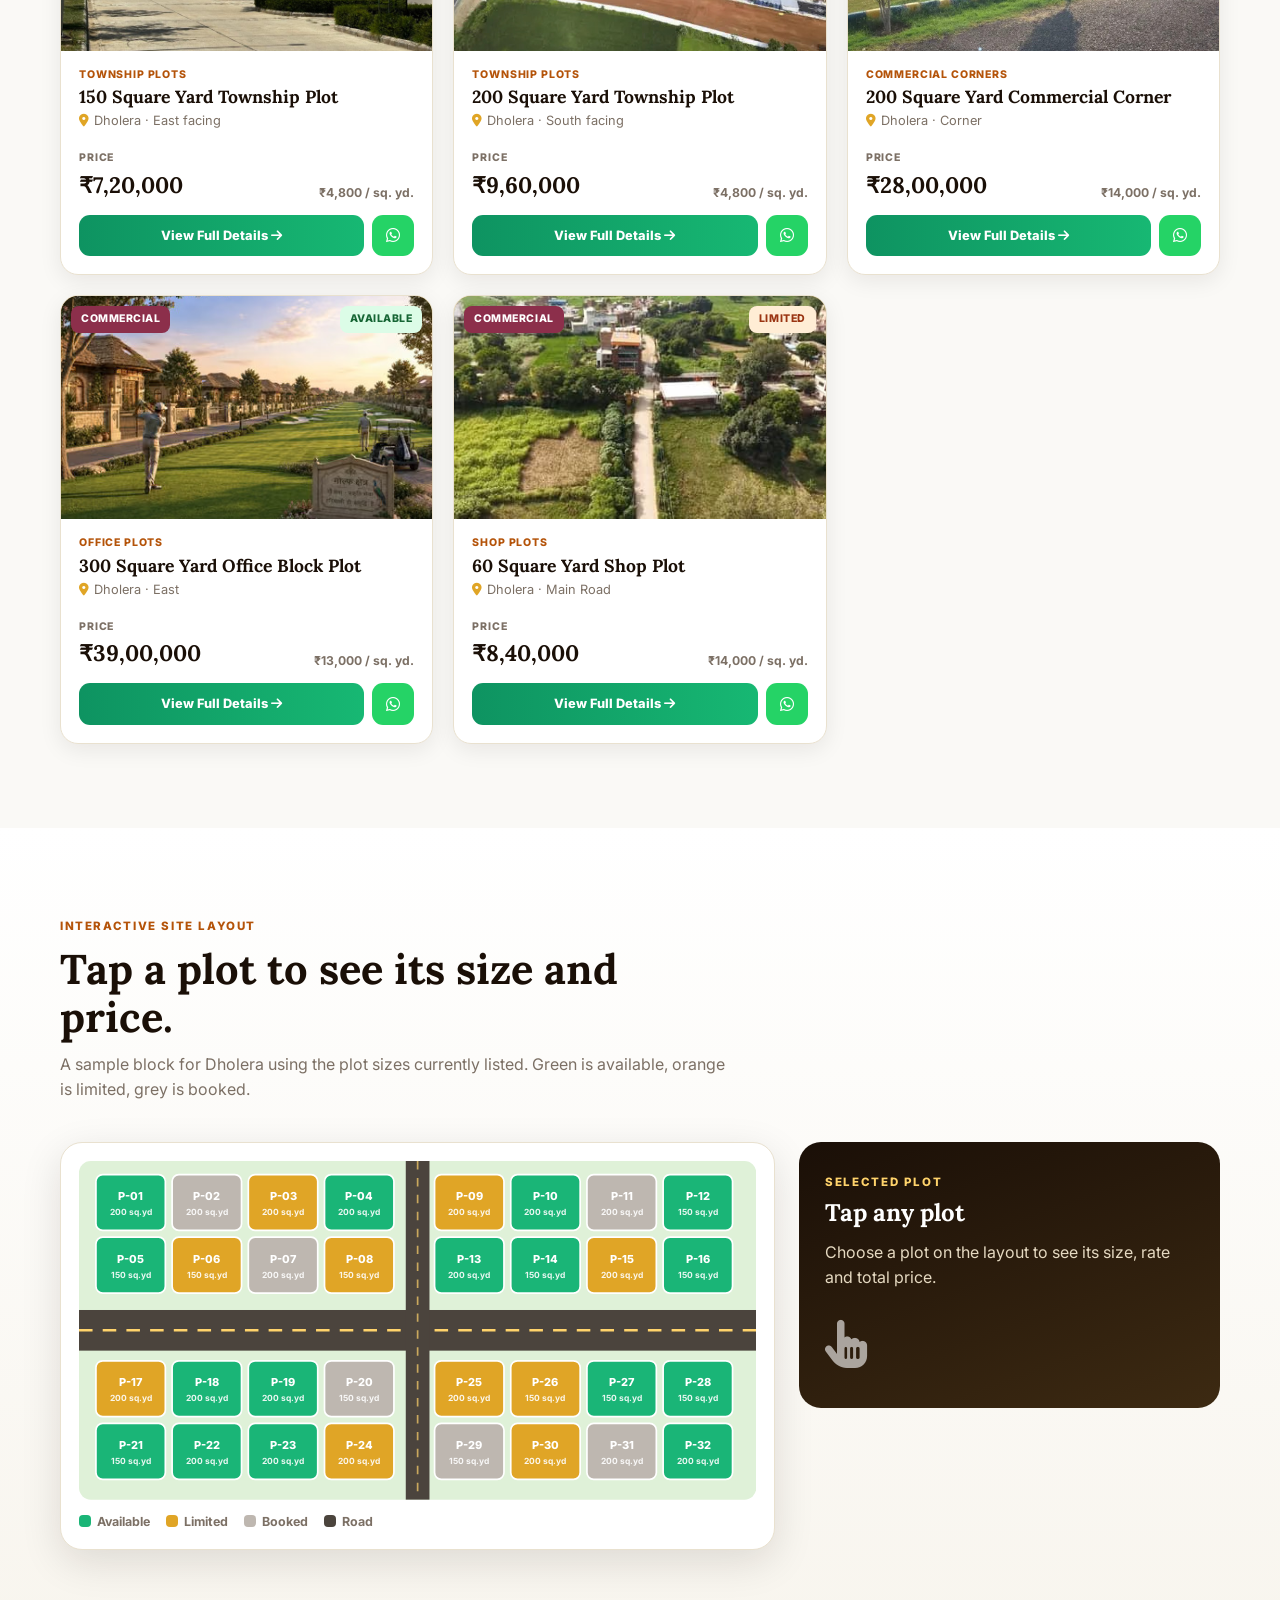
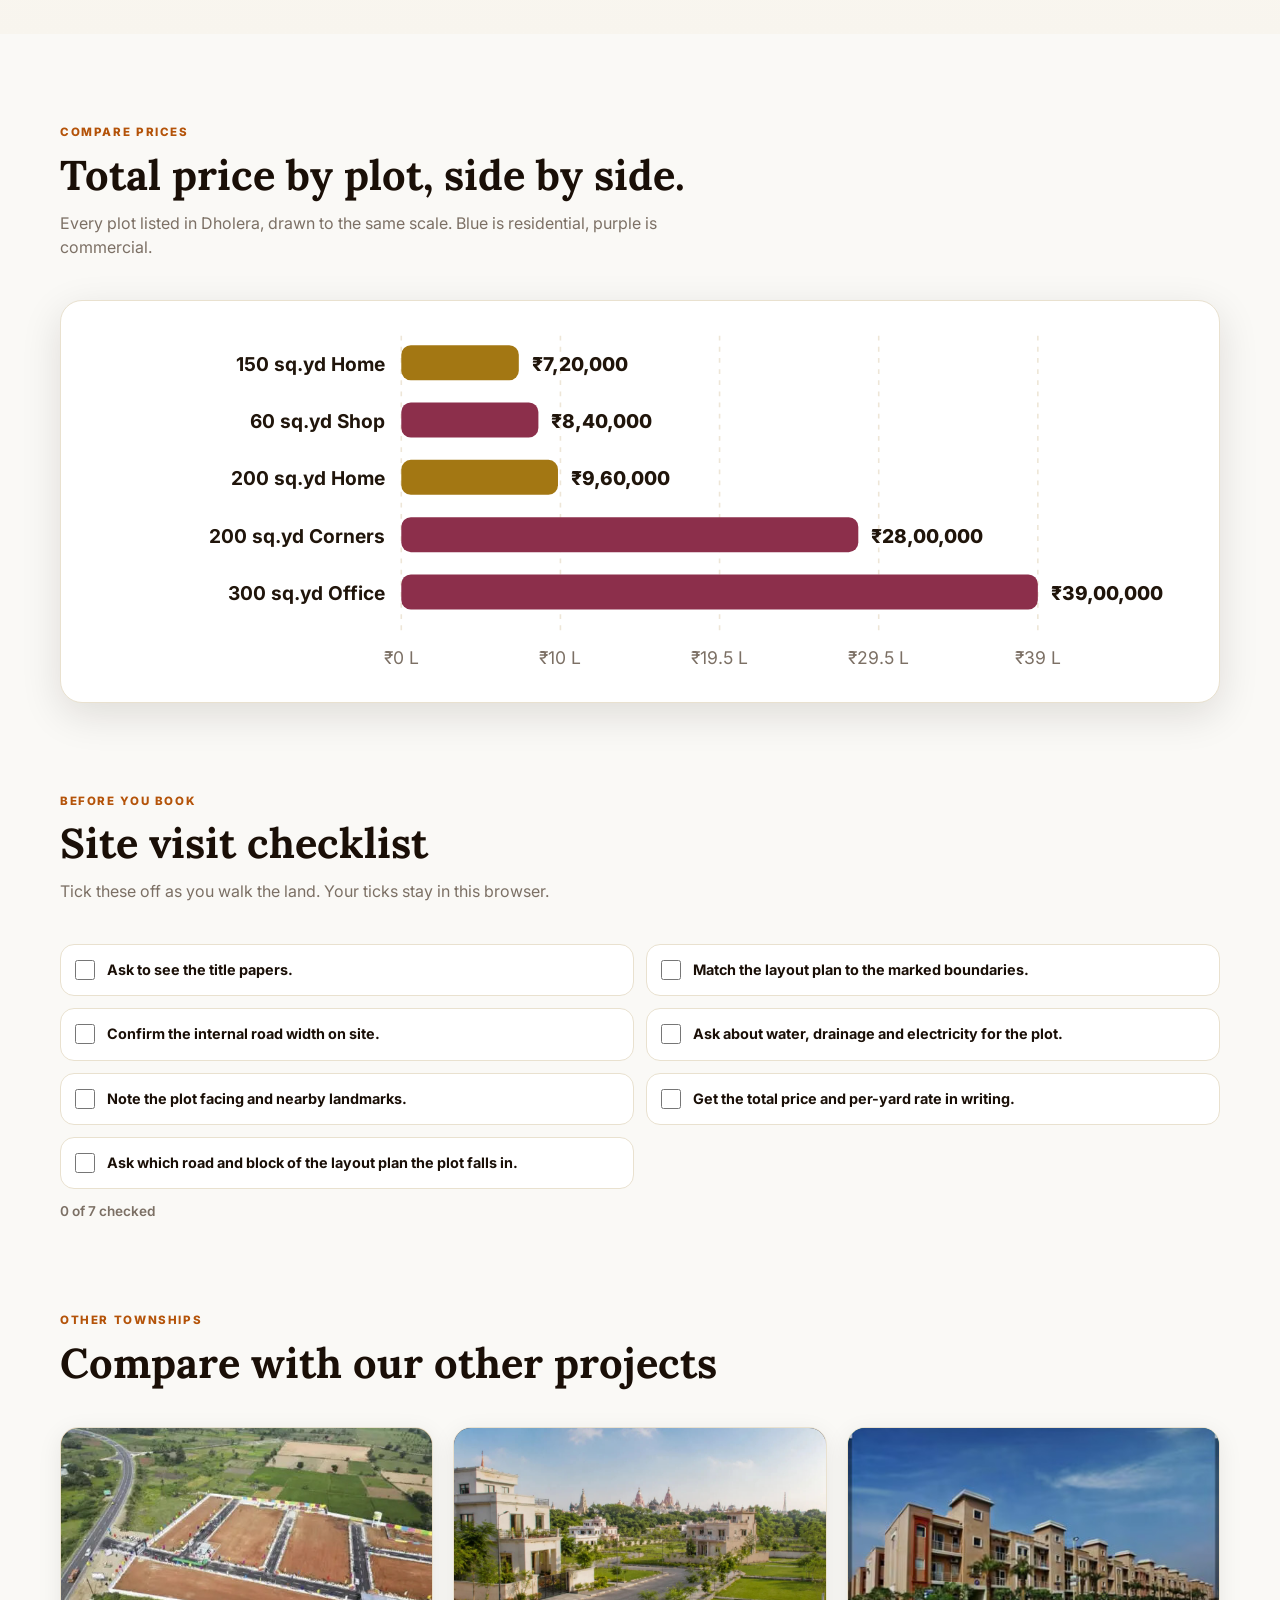
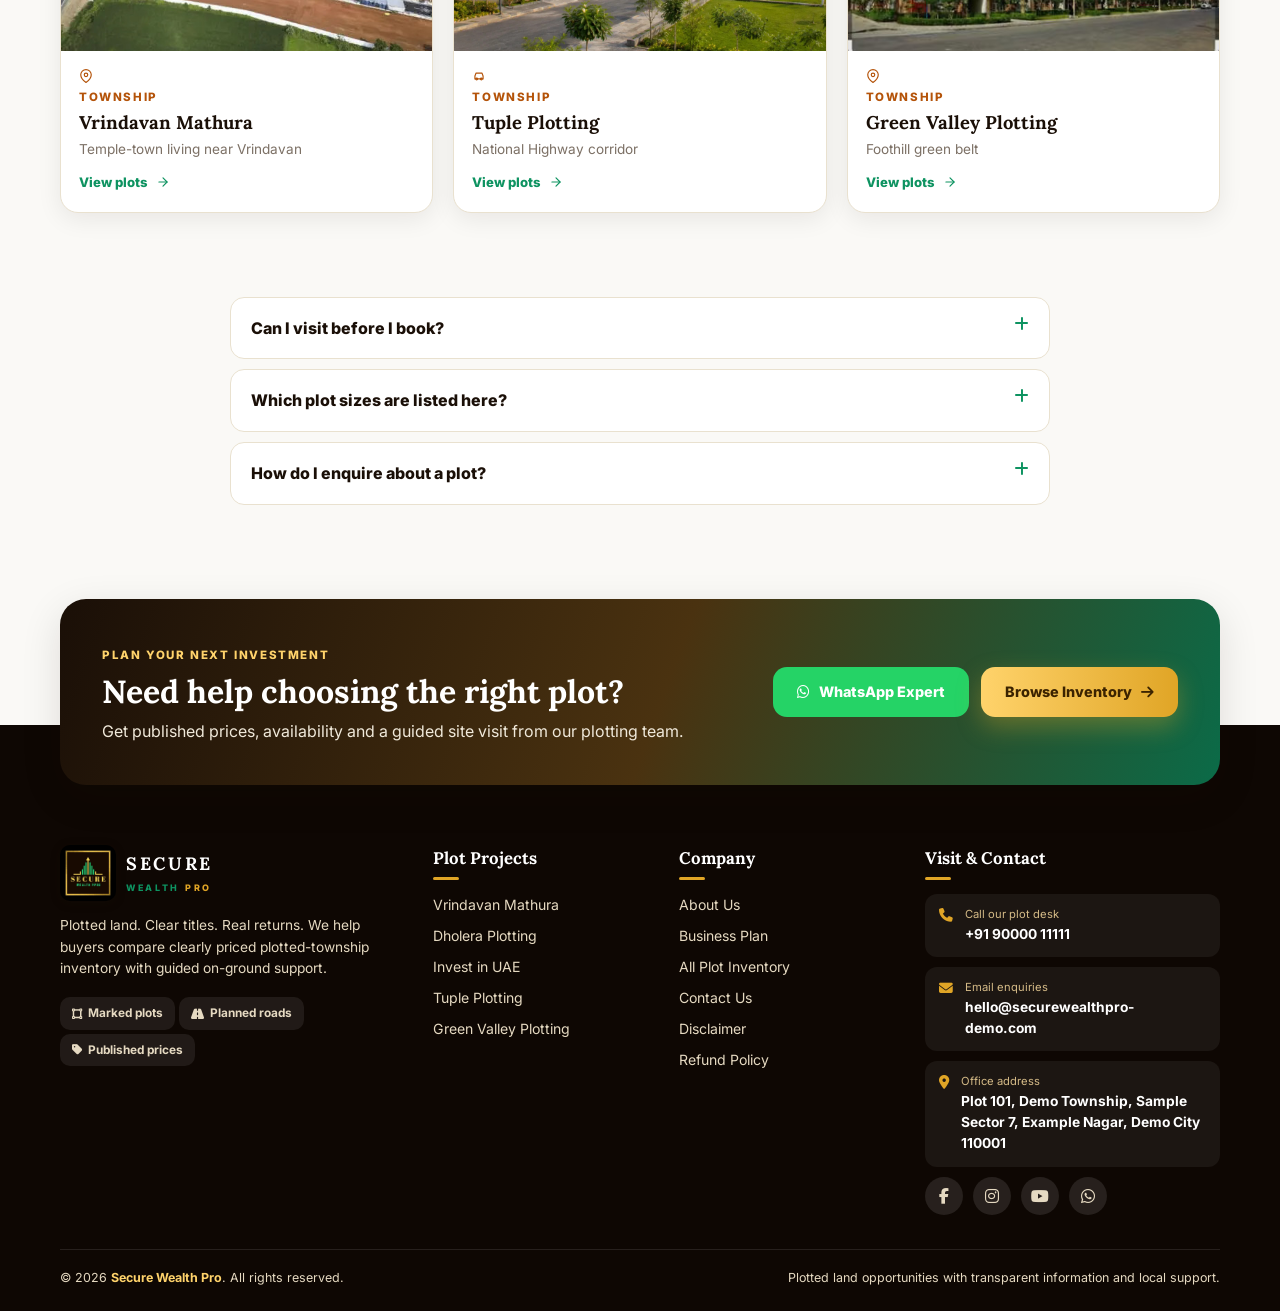
<file: dholera.html>
<!DOCTYPE html>
<html lang="en">
<head>
<meta charset="utf-8">
<meta name="viewport" content="width=device-width,initial-scale=1">
<title>Dholera Plots – Secure Wealth Pro</title>
<meta name="description" content="Residential and commercial plots in Dholera with published size, facing and price.">
<link rel="icon" type="image/png" href="images/favicon.png">
<link rel="preconnect" href="https://fonts.googleapis.com">
<link href="https://fonts.googleapis.com/css2?family=Inter:wght@400;600;700;800&family=Lora:wght@600;700&display=swap" rel="stylesheet">
<link rel="stylesheet" href="https://cdnjs.cloudflare.com/ajax/libs/font-awesome/6.5.1/css/all.min.css">
<link rel="stylesheet" href="css/style.css">
</head>
<body>
<div id="site-header"></div>
<main id="app"></main>
<div id="site-footer"></div>
<script src="js/app.js"></script>
<script src="js/auth.js"></script>
<script src="js/township.js"></script>
<script>
renderTownship({
  key:'dholera', cls:'dh', name:'Dholera', mood:'day', seed:23,
  eyebrow:'Dholera plotting',
  h1:'Plots in <em>Dholera</em>, with the numbers up front.',
  lead:'Township plots and commercial corners laid out on a planned grid. Compare size, facing and price across every listing, then visit the site with our team.',
  about:{title:'Planned plotting in Dholera.',text:'Residential township plots and larger commercial plots are listed side by side, each with its own price and rate per square yard.'},
  highlights:[
    {i:'corner',t:'Planned road grid',d:'Plots sit on marked internal roads. Check the layout plan on your visit.'},
    {i:'building',t:'Residential and commercial',d:'Home plots, a commercial corner and an office block plot are listed here.'},
    {i:'badge',t:'Clear pricing',d:'Every plot shows total value and rate per square yard before you enquire.'}
  ],
  extraChecks:['Ask which road and block of the layout plan the plot falls in.'],
  faq:[
    ['Can I visit before I book?','Yes. Our site visit desk shows you the plot and its boundaries. Papers and availability are checked on site.'],
    ['Which plot sizes are listed here?','Residential plots of 150 and 200 sq. yd. and commercial plots from 60 to 300 sq. yd. at the moment.'],
    ['How do I enquire about a plot?','Use the WhatsApp button on any plot card, or register as a member to follow your enquiry.']
  ]
});
</script>
</body>
</html>
</file>
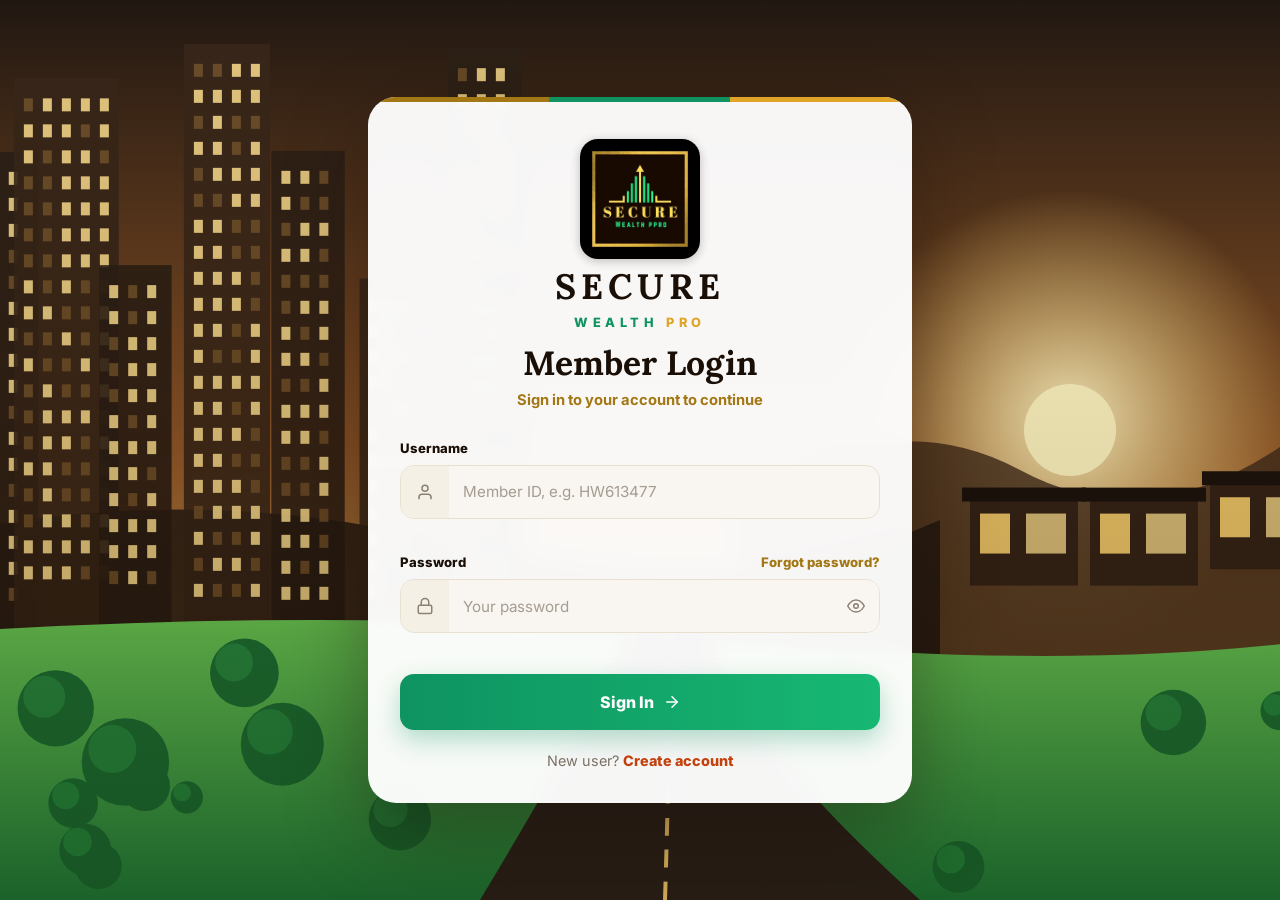
<file: login.html>
<!DOCTYPE html>
<html lang="en">
<head>
<meta charset="utf-8">
<meta name="viewport" content="width=device-width,initial-scale=1">
<title>Member Login – Secure Wealth Pro</title>
<link rel="icon" type="image/png" href="images/favicon.png">
<link rel="preconnect" href="https://fonts.googleapis.com">
<link href="https://fonts.googleapis.com/css2?family=Inter:wght@400;600;700;800&family=Lora:wght@600;700&display=swap" rel="stylesheet">
<link rel="stylesheet" href="css/style.css">
</head>
<body class="auth">
<div class="auth-bg" id="bg" aria-hidden="true"></div>
<main class="auth-wrap">
  <!-- ASP.NET: set action to your login handler and DEMO = false in auth.js -->
  <form class="login-card" id="loginForm" method="post" action="/Account/Login" novalidate>
    <div class="top"><a class="brand" href="index.html" data-brand aria-label="Secure Wealth Pro home"></a></div>
    <h1>Member Login</h1>
    <p class="sub">Sign in to your account to continue</p>
    <div class="notice" id="note" hidden></div>

    <div class="field">
      <label for="username">Username</label>
      <div class="input"><span class="ico" data-ico="user"></span><input id="username" name="username" type="text" autocomplete="username" placeholder="Member ID, e.g. HW613477" autocapitalize="characters"></div>
      <div class="hint" id="usernameHint"></div>
    </div>
    <div class="field">
      <label for="password">Password <a href="#">Forgot password?</a></label>
      <div class="input"><span class="ico" data-ico="lock"></span><input id="password" name="password" type="password" autocomplete="current-password" placeholder="Your password"><button class="eye" data-for="password"></button></div>
      <div class="hint" id="passwordHint"></div>
    </div>
    <button class="btn btn-green submit" type="submit">Sign In <span data-ico="arrow" data-size="18"></span></button>
    <p class="swap">New user? <a href="register.html">Create account</a></p>
  </form>
</main>
<script src="js/app.js"></script>
<script src="js/auth.js"></script>
<script>initLogin();</script>
</body>
</html>
</file>
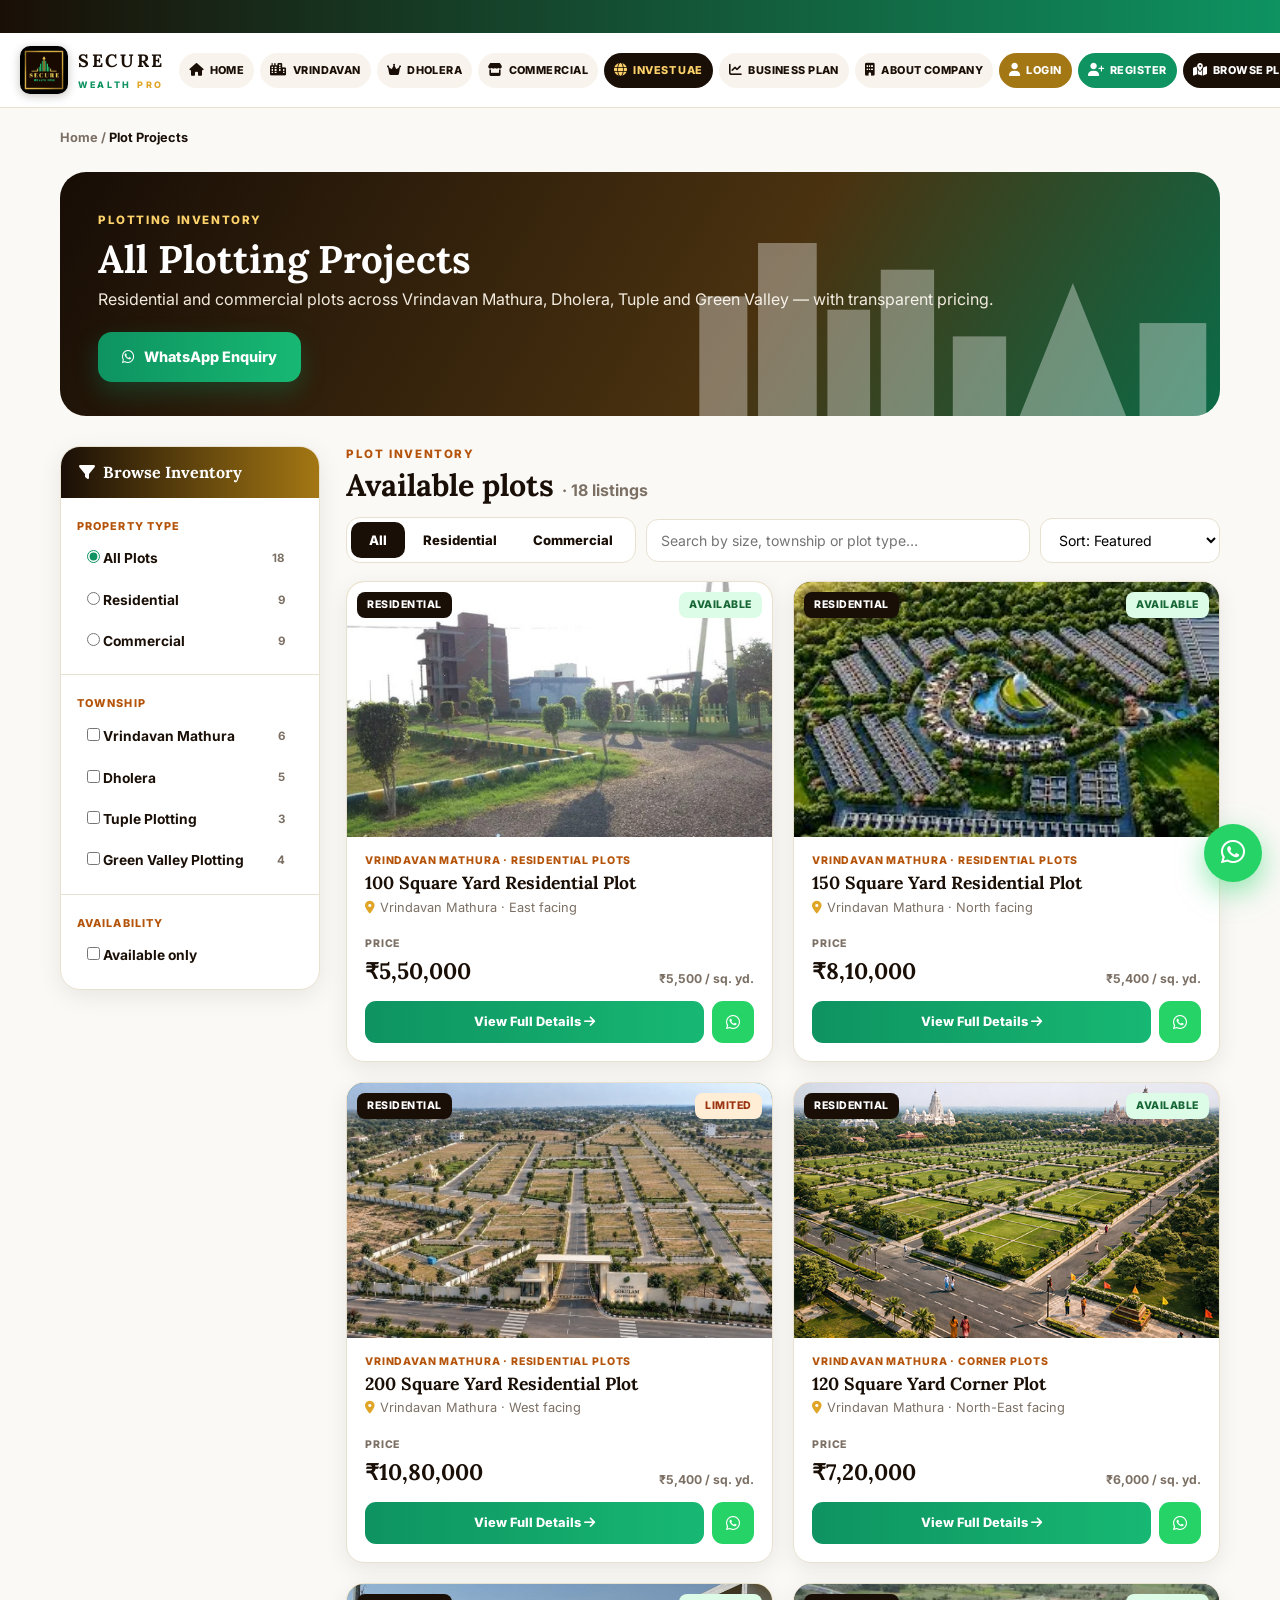
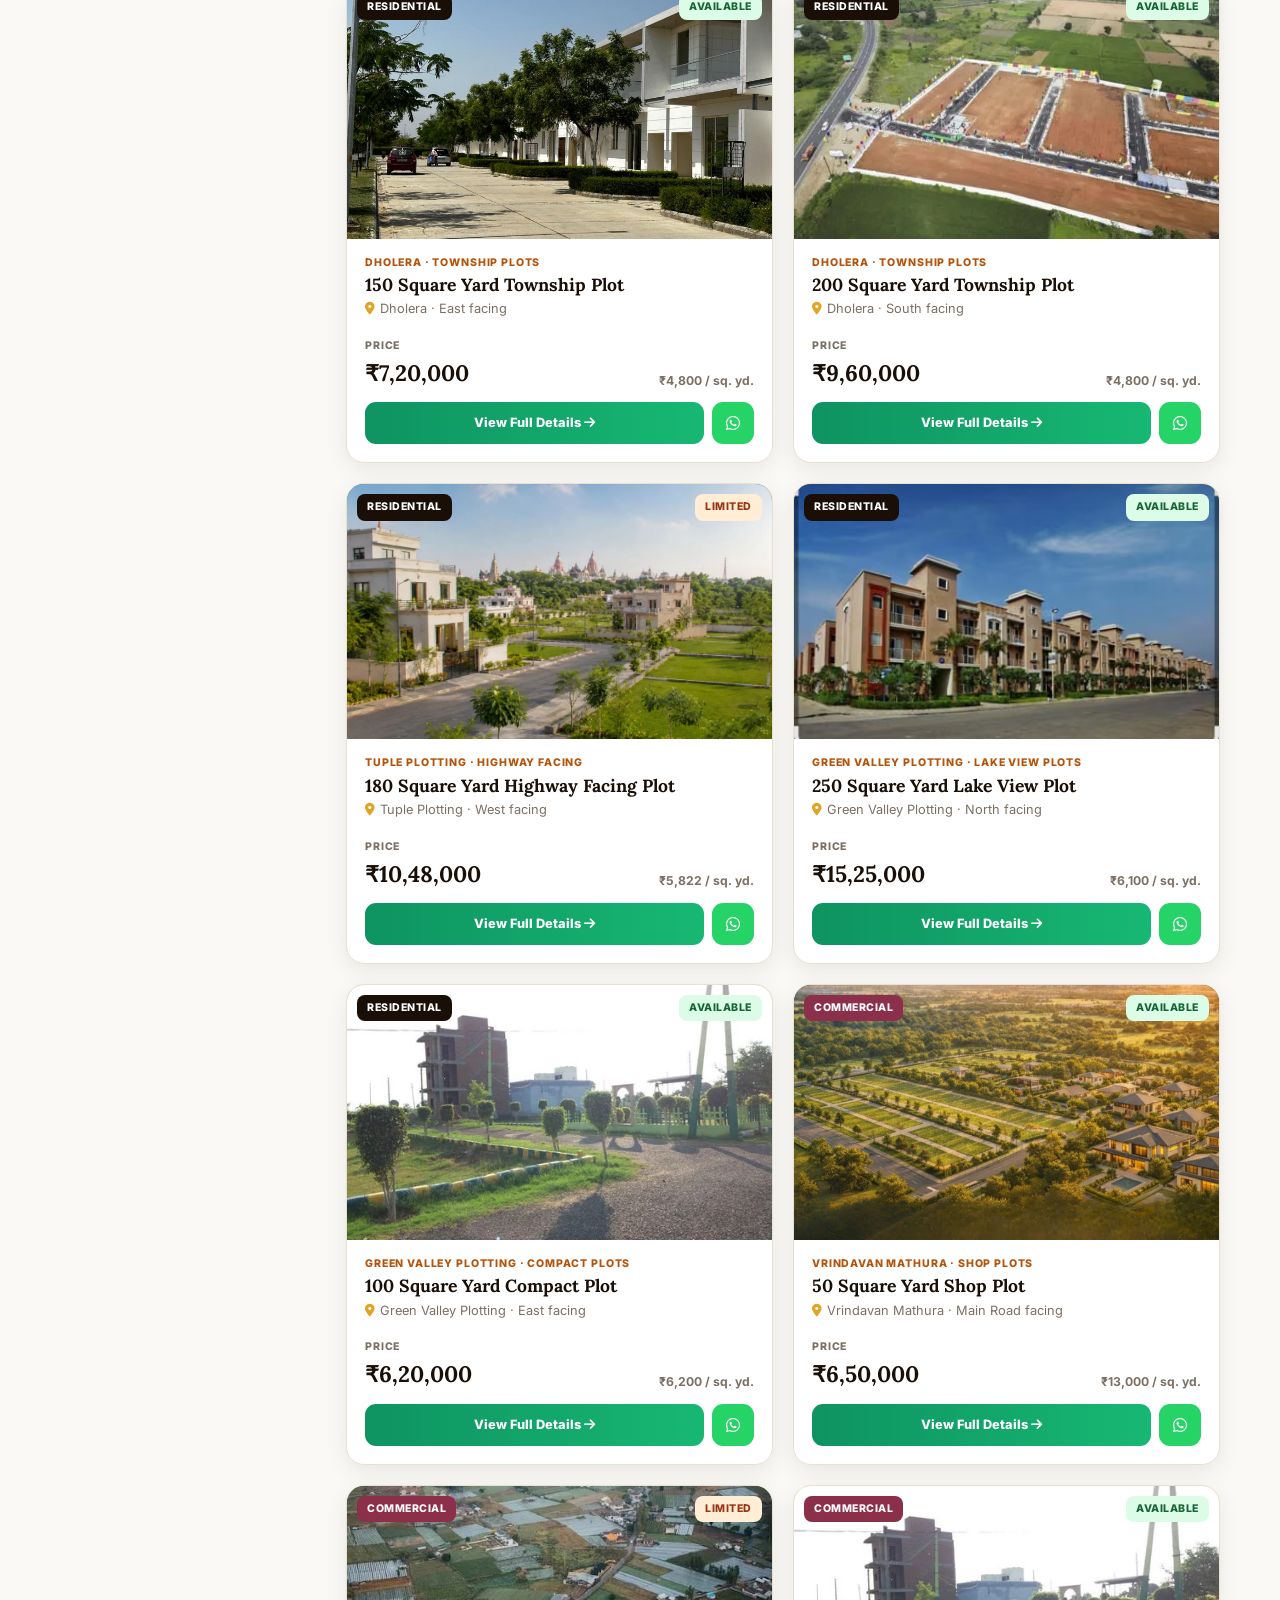
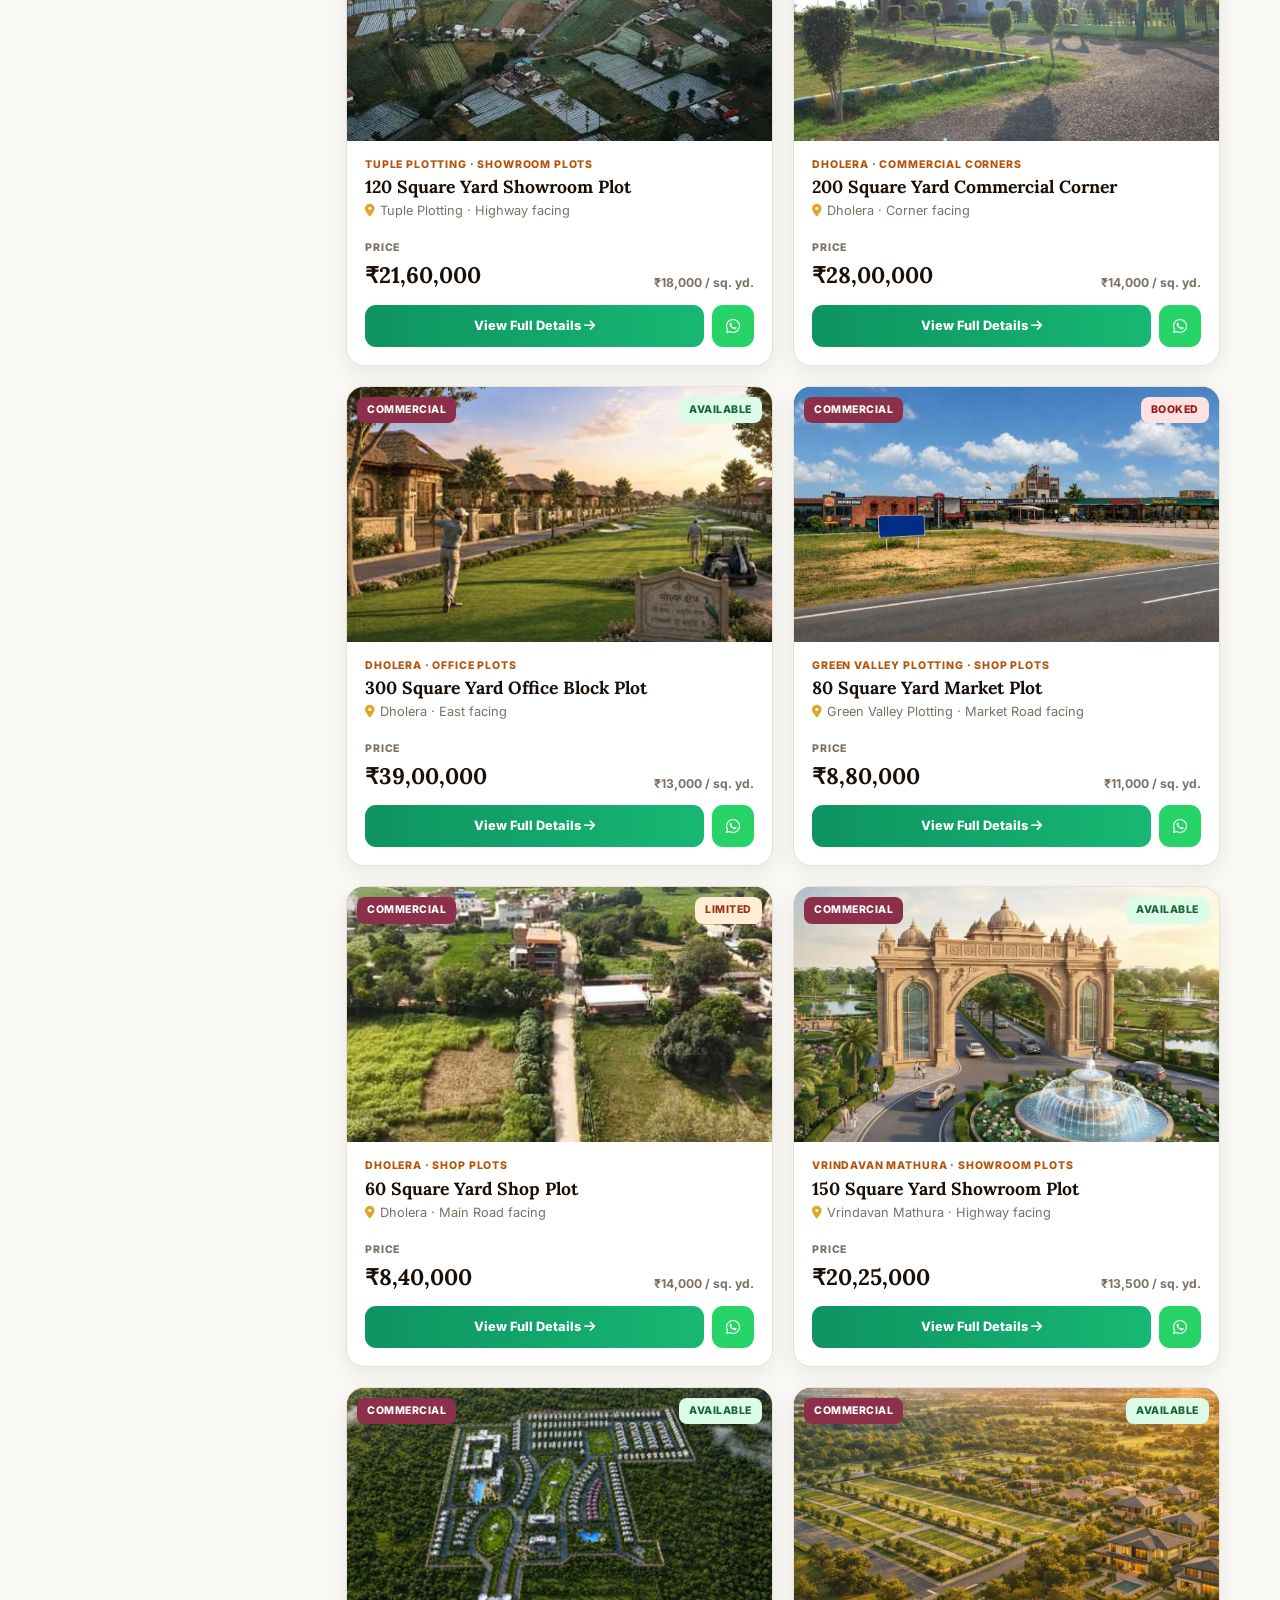
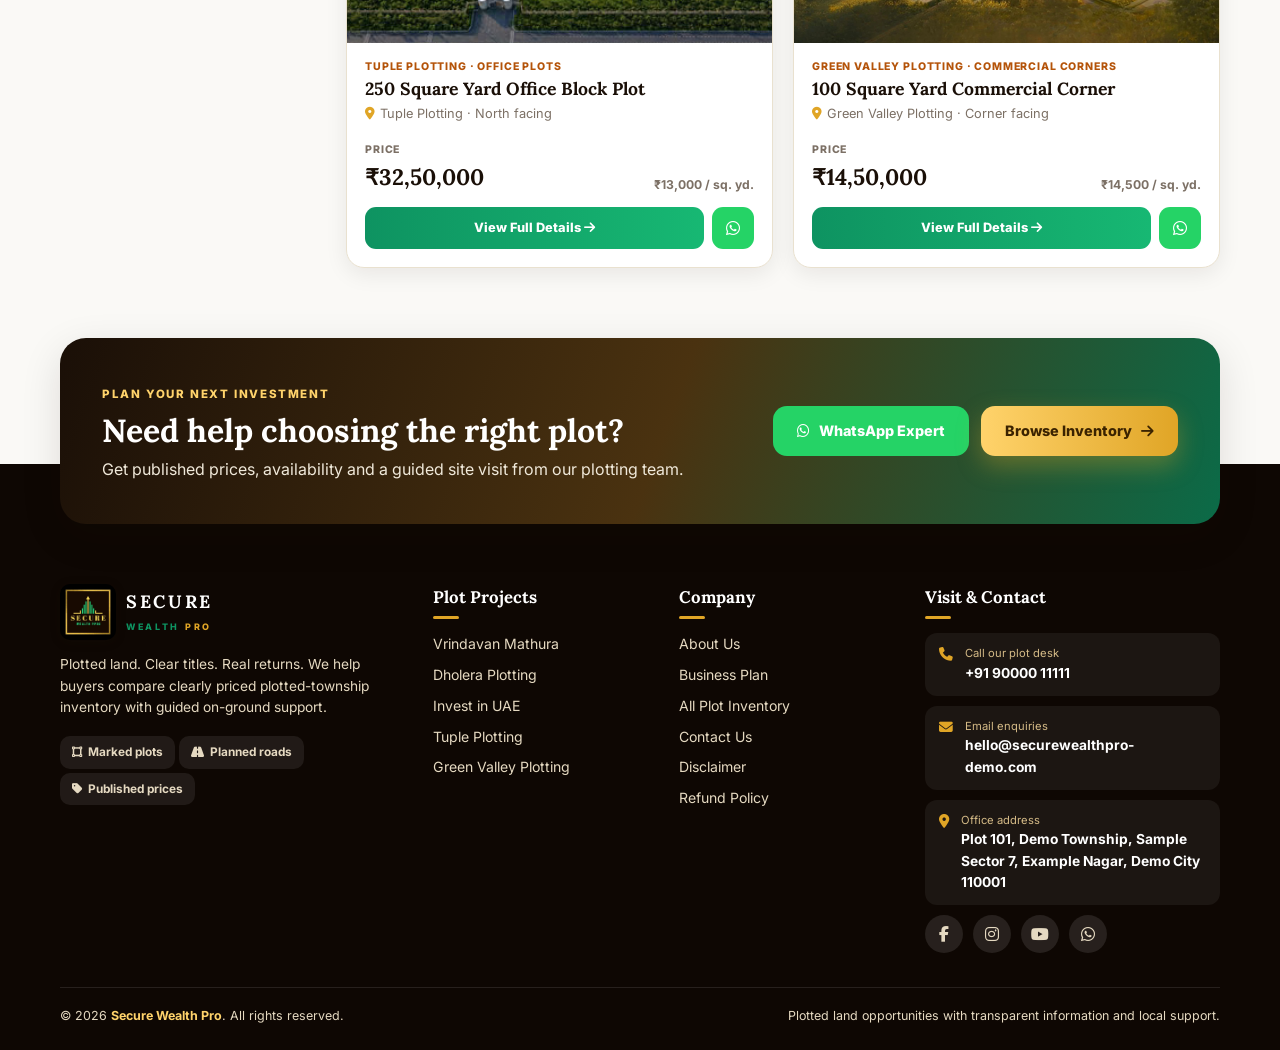
<file: projects.html>
<!DOCTYPE html>
<html lang="en">
<head>
<meta charset="utf-8">
<meta name="viewport" content="width=device-width,initial-scale=1">
<title>All Plotting Projects – Secure Wealth Pro</title>
<link rel="icon" type="image/png" href="images/favicon.png">
<link rel="preconnect" href="https://fonts.googleapis.com">
<link href="https://fonts.googleapis.com/css2?family=Inter:wght@400;600;700;800&family=Lora:wght@600;700&display=swap" rel="stylesheet">
<link rel="stylesheet" href="https://cdnjs.cloudflare.com/ajax/libs/font-awesome/6.5.1/css/all.min.css">
<link rel="stylesheet" href="css/style.css">
</head>
<body>
<div id="site-header"></div>

<div class="wrap">
  <div class="crumbs">Home / <b>Plot Projects</b></div>
  <div class="phero">
    <div><span class="eyebrow light">Plotting inventory</span><h1>All Plotting Projects</h1><p>Residential and commercial plots across Vrindavan Mathura, Dholera, Tuple and Green Valley — with transparent pricing.</p></div>
    <a class="btn btn-green" href="https://wa.me/919000011111"><i class="fa-brands fa-whatsapp"></i>WhatsApp Enquiry</a>
    <svg viewBox="0 0 400 160"><g fill="#fff"><rect x="10" y="70" width="36" height="90"/><rect x="54" y="30" width="44" height="130"/><rect x="106" y="80" width="32" height="80"/><rect x="146" y="50" width="40" height="110"/><rect x="200" y="100" width="40" height="60"/><path d="M250 160 L290 60 L330 160Z"/><rect x="340" y="90" width="50" height="70"/></g></svg>
  </div>

  <div class="pl">
    <aside class="side">
      <h3><i class="fa-solid fa-filter"></i>&nbsp; Browse Inventory</h3>
      <div class="grp"><small>Property type</small>
        <label><span><input type="radio" name="type" value="all" checked> All Plots</span><span class="cnt" id="c-all"></span></label>
        <label><span><input type="radio" name="type" value="residential"> Residential</span><span class="cnt" id="c-residential"></span></label>
        <label><span><input type="radio" name="type" value="commercial"> Commercial</span><span class="cnt" id="c-commercial"></span></label></div>
      <div class="grp"><small>Township</small><div id="townFilters"></div></div>
      <div class="grp" style="border:0"><small>Availability</small>
        <label><span><input type="checkbox" id="onlyAvail"> Available only</span></label></div>
    </aside>

    <section>
      <div class="eyebrow">Plot inventory</div>
      <h2 style="margin:4px 0 14px;font-size:1.9rem">Available plots <span id="total" style="font-size:1rem;color:var(--muted);font-family:Inter;font-weight:700"></span></h2>
      <div class="tools">
        <div class="seg" id="seg"><button data-v="all" class="on">All</button><button data-v="residential">Residential</button><button data-v="commercial">Commercial</button></div>
        <input id="q" placeholder="Search by size, township or plot type…">
        <select id="sort"><option value="">Sort: Featured</option><option value="pa">Price: Low to High</option><option value="pd">Price: High to Low</option><option value="sa">Size: Small to Large</option><option value="sd">Size: Large to Small</option></select>
      </div>
      <div class="pgrid" id="grid"></div>
    </section>
  </div>
</div>

<div id="site-footer"></div>
<div class="modal" id="modal" role="dialog" aria-modal="true" aria-labelledby="mTitle"><div class="mbox" id="mbox"></div></div>

<script src="js/app.js"></script>
<script src="js/auth.js"></script>
<script>
mountChrome('projects');
const state = {type:'all', towns:new Set(), q:'', sort:'', avail:false};
const params = new URLSearchParams(location.search);
if(['residential','commercial'].includes(params.get('type'))) state.type = params.get('type');
if(params.get('town')) state.towns.add(params.get('town'));

/* counts + township filters */
document.getElementById('c-all').textContent = PLOTS.length;
['residential','commercial'].forEach(t=>document.getElementById('c-'+t).textContent = PLOTS.filter(p=>p.type===t).length);
document.getElementById('townFilters').innerHTML = TOWNS.map(t=>`<label><span><input type="checkbox" value="${t.name}" ${state.towns.has(t.name)?'checked':''}> ${t.name}</span><span class="cnt">${PLOTS.filter(p=>p.town===t.name).length}</span></label>`).join('');

function syncType(){
  document.querySelectorAll('input[name=type]').forEach(r=>r.checked = r.value===state.type);
  document.querySelectorAll('#seg button').forEach(b=>b.classList.toggle('on', b.dataset.v===state.type));
}
function render(){
  let list = PLOTS.filter(p =>
    (state.type==='all' || p.type===state.type) &&
    (!state.towns.size || state.towns.has(p.town)) &&
    (!state.avail || p.status!=='sold') &&
    (!state.q || (p.title+' '+p.town+' '+p.cat+' '+p.size).toLowerCase().includes(state.q)));
  const s = {pa:(a,b)=>a.price-b.price, pd:(a,b)=>b.price-a.price, sa:(a,b)=>a.size-b.size, sd:(a,b)=>b.size-a.size}[state.sort];
  if(s) list.sort(s);
  document.getElementById('total').textContent = '· ' + list.length + ' listing' + (list.length===1?'':'s');
  document.getElementById('grid').innerHTML = list.length ? list.map((p,i)=>{
    const mood = ['dawn','day','dusk','green'][p.id%4], rate = Math.round(p.price/p.size);
    const st = {available:'Available',limited:'Limited',sold:'Booked'}[p.status];
    return `<article class="pc" style="animation-delay:${i*50}ms">
      <div class="art"><span class="badge ty ${p.type}">${p.type}</span><span class="badge st ${p.status}">${st}</span>${art(p.type,mood,p.id+2,'p'+p.id)}</div>
      <div class="body"><div class="tag">${p.town} · ${p.cat}</div><h3>${p.title}</h3>
        <div class="loc"><i class="fa-solid fa-location-dot"></i>${p.town} · ${p.facing} facing</div>
        <div class="pr"><div><small>PRICE</small><b>${inr(p.price)}</b></div><span>${inr(rate)} / sq. yd.</span></div>
        <div class="act"><a href="#" data-id="${p.id}">View Full Details <i class="fa-solid fa-arrow-right"></i></a><a href="${WA}?text=${encodeURIComponent('Hi, I am interested in: '+p.title+' ('+p.town+')')}" aria-label="WhatsApp"><i class="fa-brands fa-whatsapp"></i></a></div></div></article>`;
  }).join('') : `<div class="empty"><i class="fa-solid fa-magnifying-glass" style="font-size:2rem;margin-bottom:10px"></i><p>No plots match these filters. Try clearing a filter.</p></div>`;
}
document.querySelectorAll('input[name=type]').forEach(r=>r.onchange=()=>{state.type=r.value;syncType();render()});
document.getElementById('seg').onclick=e=>{const b=e.target.closest('button'); if(!b)return; state.type=b.dataset.v; syncType(); render()};
document.getElementById('townFilters').onchange=e=>{e.target.checked?state.towns.add(e.target.value):state.towns.delete(e.target.value);render()};
document.getElementById('onlyAvail').onchange=e=>{state.avail=e.target.checked;render()};
document.getElementById('q').oninput=e=>{state.q=e.target.value.trim().toLowerCase();render()};
document.getElementById('sort').onchange=e=>{state.sort=e.target.value;render()};
syncType(); render();

/* plot detail popup */
const IDEAL={residential:'A home plot in a marked, planned layout.','Shop Plots':'A ground-floor retail shop with direct road frontage.','Showroom Plots':'A showroom that needs a wide front.','Office Plots':'An office block or multi-floor commercial building.','Commercial Corners':'A corner building visible from two roads.'};
const modal=document.getElementById('modal'), mbox=document.getElementById('mbox');
document.getElementById('grid').addEventListener('click',e=>{const a=e.target.closest('a[data-id]'); if(!a) return; e.preventDefault(); openPlot(+a.dataset.id)});
function openPlot(id){
  const p=PLOTS.find(x=>x.id===id), lbl={available:'Available',limited:'Limited availability',sold:'Booked'}[p.status], mood=['dawn','day','dusk','green'][p.id%4];
  mbox.innerHTML=`<button class="mclose" aria-label="Close">${ico('close',18)}</button><div class="mart"><span class="badge ty ${p.type}" style="z-index:2">${p.type}</span>${art(p.type,mood,p.id+2,'m'+p.id)}</div>
  <div class="mbody"><span class="eyebrow">${p.town} · ${p.cat}</span><h3 id="mTitle">${p.title}</h3><div class="big">${inr(p.price)}</div><div style="color:var(--muted);font-weight:700;font-size:.85rem">${inr(Math.round(p.price/p.size))} per sq. yd.</div>
  <dl><div><dt>Size</dt><dd>${p.size} sq. yd.</dd></div><div><dt>Facing</dt><dd>${p.facing}</dd></div><div><dt>Status</dt><dd>${lbl}</dd></div><div><dt>Type</dt><dd style="text-transform:capitalize">${p.type}</dd></div></dl>
  <div class="ideal"><b>Suited for:</b> ${IDEAL[p.type==='residential'?'residential':p.cat]}</div>
  <div class="mact"><a class="btn btn-wa" href="${WA}?text=${encodeURIComponent('Hi, I am interested in: '+p.title+' ('+p.town+')')}">${ico('wa',18)} Enquire on WhatsApp</a><a class="btn btn-green" href="register.html">Register to Book</a></div>
  <p style="font-size:.72rem;color:var(--muted);margin-top:12px">Sample listing data. Availability is confirmed on site.</p></div>`;
  modal.classList.add('open'); mbox.querySelector('.mclose').focus();
}
modal.addEventListener('click',e=>{if(e.target===modal||e.target.closest('.mclose')) modal.classList.remove('open')});
document.addEventListener('keydown',e=>{if(e.key==='Escape') modal.classList.remove('open')});
</script>
</body>
</html>
</file>
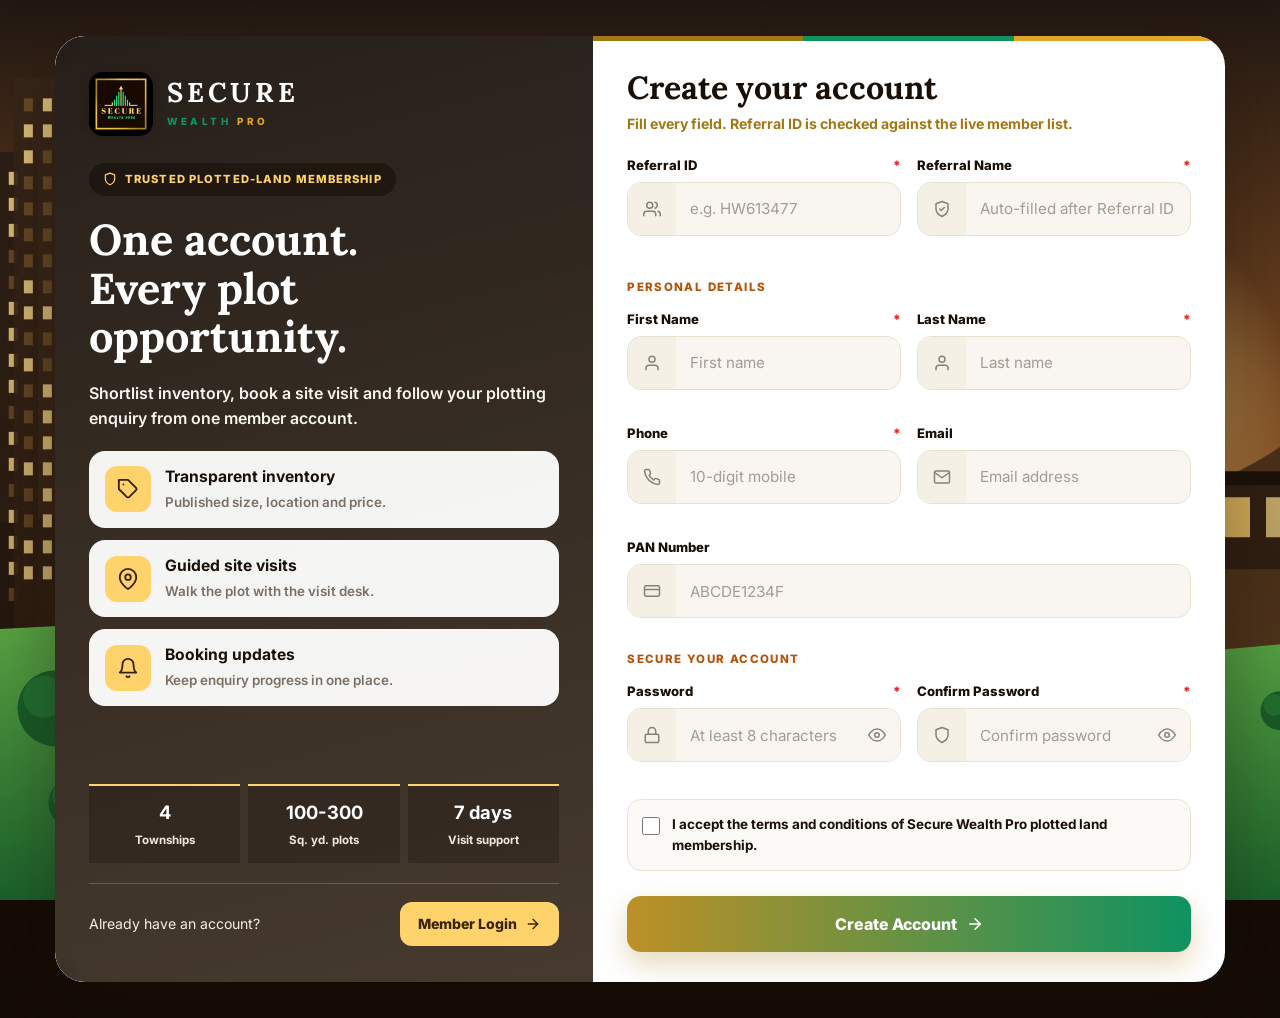
<file: register.html>
<!DOCTYPE html>
<html lang="en">
<head>
<meta charset="utf-8">
<meta name="viewport" content="width=device-width,initial-scale=1">
<title>Create Account – Secure Wealth Pro</title>
<link rel="icon" type="image/png" href="images/favicon.png">
<link rel="preconnect" href="https://fonts.googleapis.com">
<link href="https://fonts.googleapis.com/css2?family=Inter:wght@400;600;700;800&family=Lora:wght@600;700&display=swap" rel="stylesheet">
<link rel="stylesheet" href="css/style.css">
</head>
<body class="auth">
<div class="auth-bg" id="bg" aria-hidden="true"></div>
<main class="auth-wrap">
  <div class="reg-card">
    <section class="promo">
      <div class="logobox"><a class="brand" href="index.html" data-brand aria-label="Secure Wealth Pro home"></a></div>
      <span class="tpill"><span data-ico="shield" data-size="14"></span>Trusted plotted-land membership</span>
      <h2>One account.<br>Every plot opportunity.</h2>
      <p>Shortlist inventory, book a site visit and follow your plotting enquiry from one member account.</p>
      <div class="perks">
        <div class="perk"><span class="pi" data-ico="tag" data-size="22"></span><div><b>Transparent inventory</b><span>Published size, location and price.</span></div></div>
        <div class="perk"><span class="pi" data-ico="pin" data-size="22"></span><div><b>Guided site visits</b><span>Walk the plot with the visit desk.</span></div></div>
        <div class="perk"><span class="pi" data-ico="bell" data-size="22"></span><div><b>Booking updates</b><span>Keep enquiry progress in one place.</span></div></div>
      </div>
      <div class="pstats"><div><b>4</b><small>Townships</small></div><div><b>100-300</b><small>Sq. yd. plots</small></div><div><b>7 days</b><small>Visit support</small></div></div>
      <div class="already"><span>Already have an account?</span><a href="login.html">Member Login <span data-ico="arrow" data-size="16"></span></a></div>
    </section>

    <!-- ASP.NET: set action to your registration handler and DEMO = false in auth.js -->
    <form class="formside" id="regForm" method="post" action="/Account/Register" novalidate>
      <h1>Create your account</h1>
      <p class="lead">Fill every field. Referral ID is checked against the live member list.</p>
      <div class="notice" id="note" hidden></div>

      <div class="grid2">
        <div class="field"><label for="referralId">Referral ID <em>*</em></label>
          <div class="input"><span class="ico" data-ico="users"></span><input id="referralId" name="referralId" type="text" placeholder="e.g. HW613477" autocomplete="off" autocapitalize="characters"></div><div class="hint" id="referralIdHint"></div></div>
        <div class="field"><label for="referralName">Referral Name <em>*</em></label>
          <div class="input ro"><span class="ico" data-ico="badge"></span><input id="referralName" name="referralName" type="text" placeholder="Auto-filled after Referral ID" readonly tabindex="-1"></div><div class="hint"></div></div>
      </div>

      <div class="sect">Personal details</div>
      <div class="grid2">
        <div class="field"><label for="firstName">First Name <em>*</em></label>
          <div class="input"><span class="ico" data-ico="user"></span><input id="firstName" name="firstName" type="text" placeholder="First name" autocomplete="given-name"></div><div class="hint" id="firstNameHint"></div></div>
        <div class="field"><label for="lastName">Last Name <em>*</em></label>
          <div class="input"><span class="ico" data-ico="user"></span><input id="lastName" name="lastName" type="text" placeholder="Last name" autocomplete="family-name"></div><div class="hint" id="lastNameHint"></div></div>
        <div class="field"><label for="phone">Phone <em>*</em></label>
          <div class="input"><span class="ico" data-ico="phone"></span><input id="phone" name="phone" type="tel" inputmode="numeric" placeholder="10-digit mobile" autocomplete="tel"></div><div class="hint" id="phoneHint"></div></div>
        <div class="field"><label for="email">Email</label>
          <div class="input"><span class="ico" data-ico="mail"></span><input id="email" name="email" type="email" placeholder="Email address" autocomplete="email"></div><div class="hint" id="emailHint"></div></div>
      </div>
      <div class="field"><label for="pan">PAN Number</label>
        <div class="input"><span class="ico" data-ico="card"></span><input id="pan" name="pan" type="text" placeholder="ABCDE1234F" autocomplete="off"></div><div class="hint" id="panHint"></div></div>

      <div class="sect">Secure your account</div>
      <div class="grid2">
        <div class="field"><label for="password">Password <em>*</em></label>
          <div class="input"><span class="ico" data-ico="lock"></span><input id="password" name="password" type="password" placeholder="At least 8 characters" autocomplete="new-password"><button class="eye" data-for="password"></button></div><div class="hint" id="passwordHint"></div></div>
        <div class="field"><label for="confirm">Confirm Password <em>*</em></label>
          <div class="input"><span class="ico" data-ico="shield"></span><input id="confirm" name="confirm" type="password" placeholder="Confirm password" autocomplete="new-password"><button class="eye" data-for="confirm"></button></div><div class="hint" id="confirmHint"></div></div>
      </div>

      <label class="terms"><input type="checkbox" id="terms" name="terms"><span>I accept the terms and conditions of Secure Wealth Pro plotted land membership.</span></label>
      <div class="hint err" id="termsHint"></div>
      <button class="btn submit blue" type="submit">Create Account <span data-ico="arrow" data-size="18"></span></button>
    </form>
  </div>
</main>
<script src="js/app.js"></script>
<script src="js/auth.js"></script>
<script>initRegister();</script>
</body>
</html>
</file>
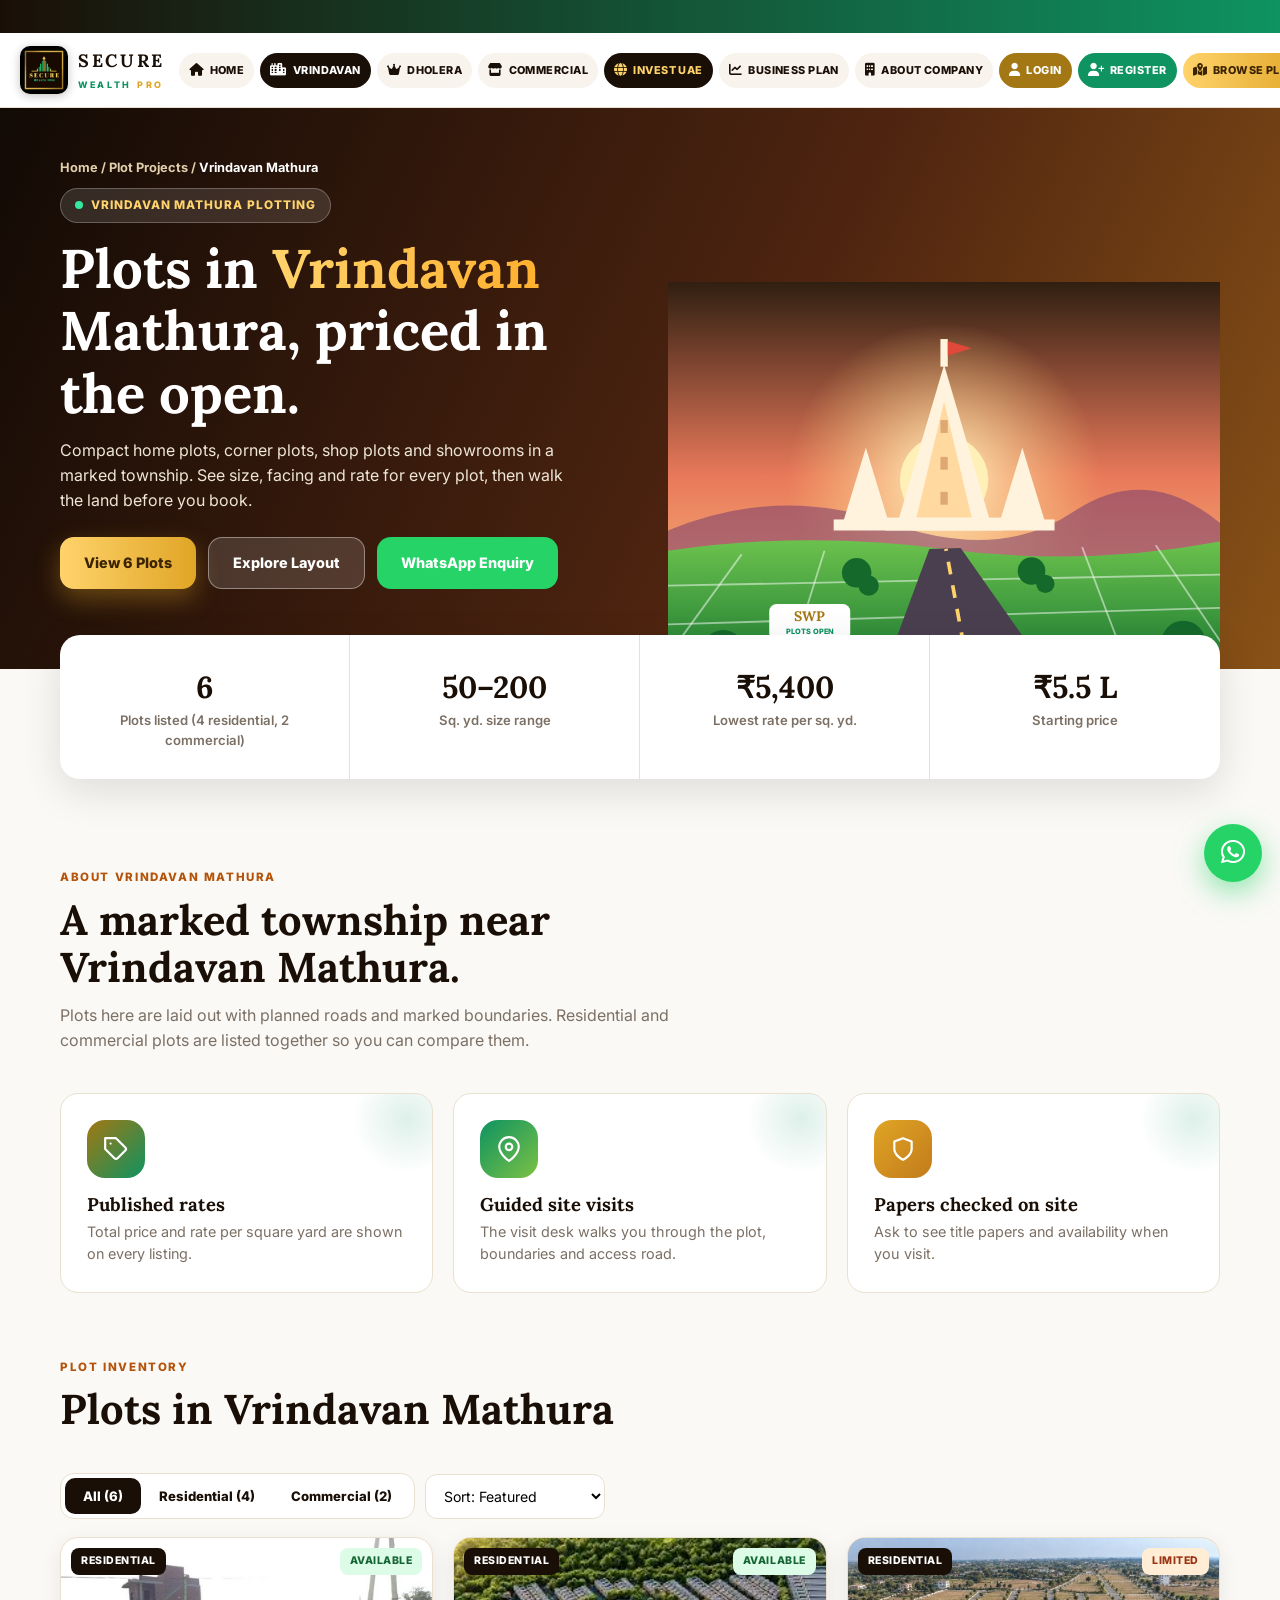
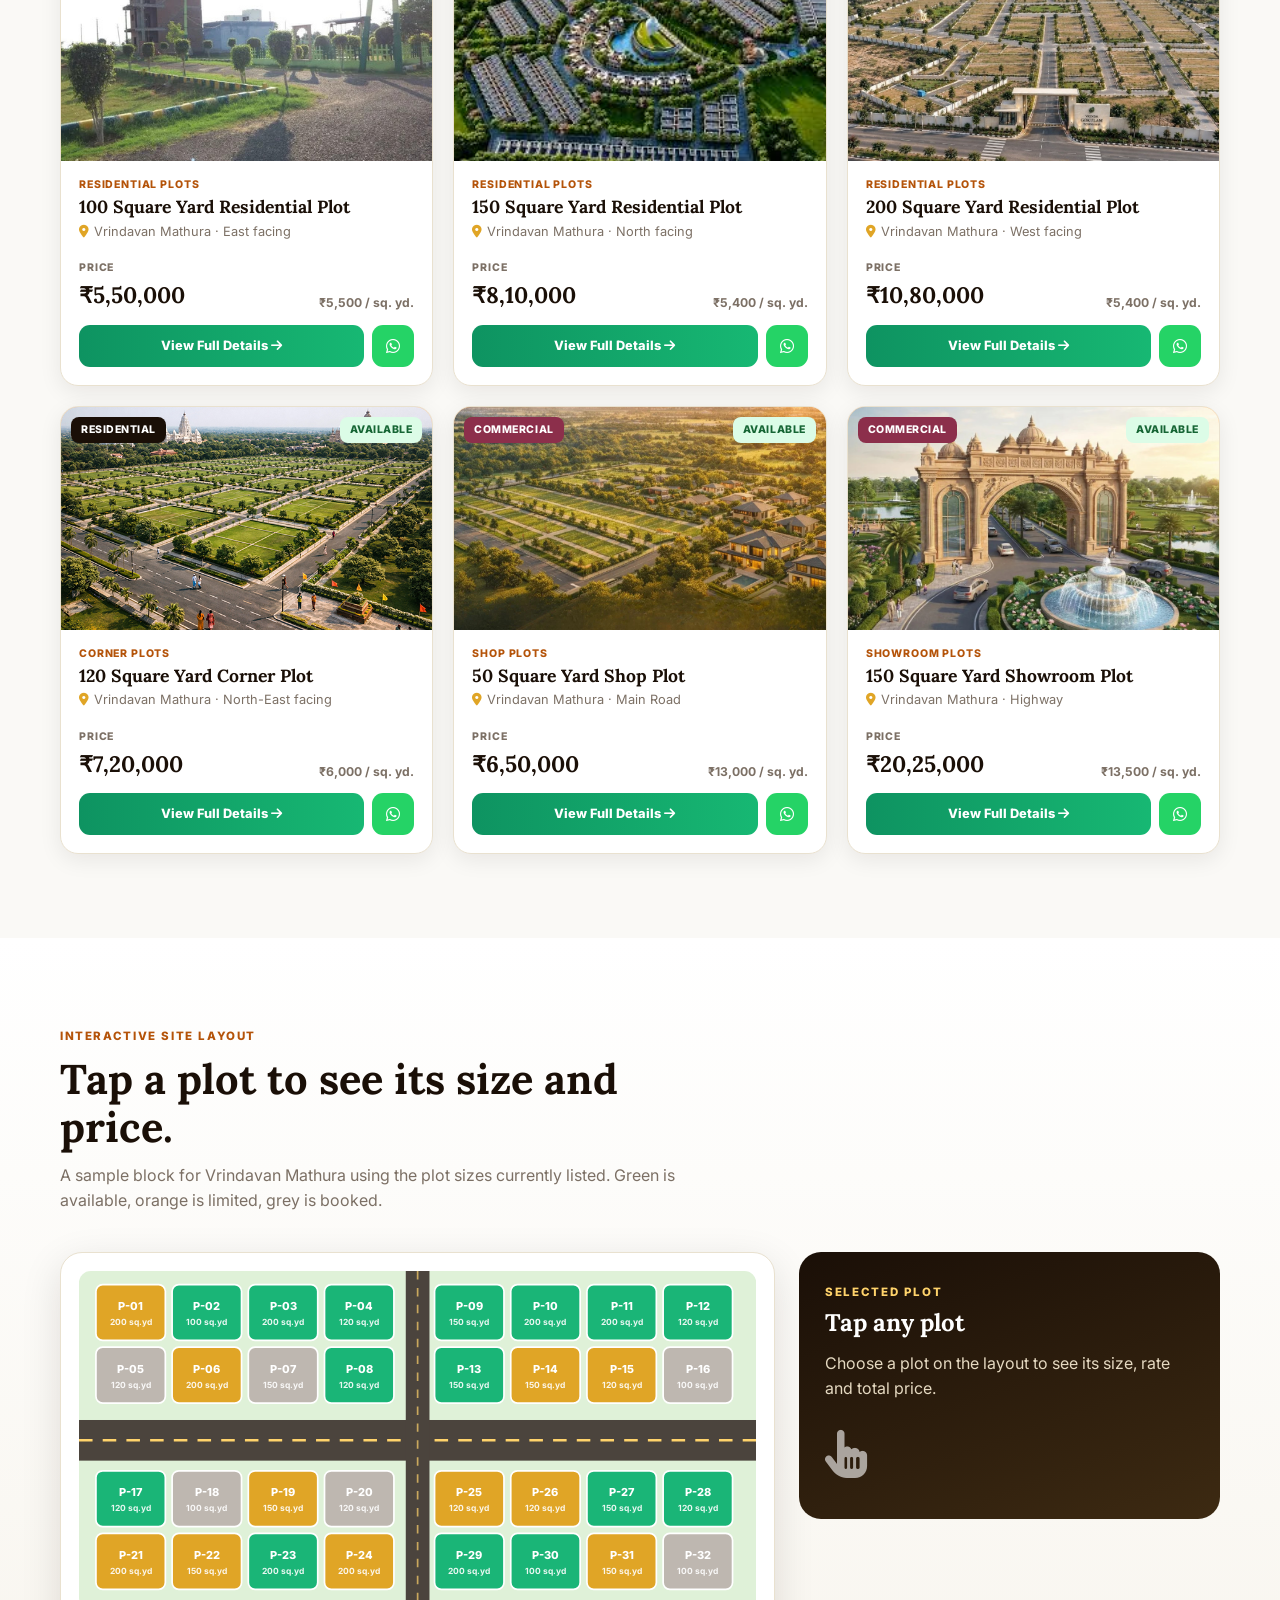
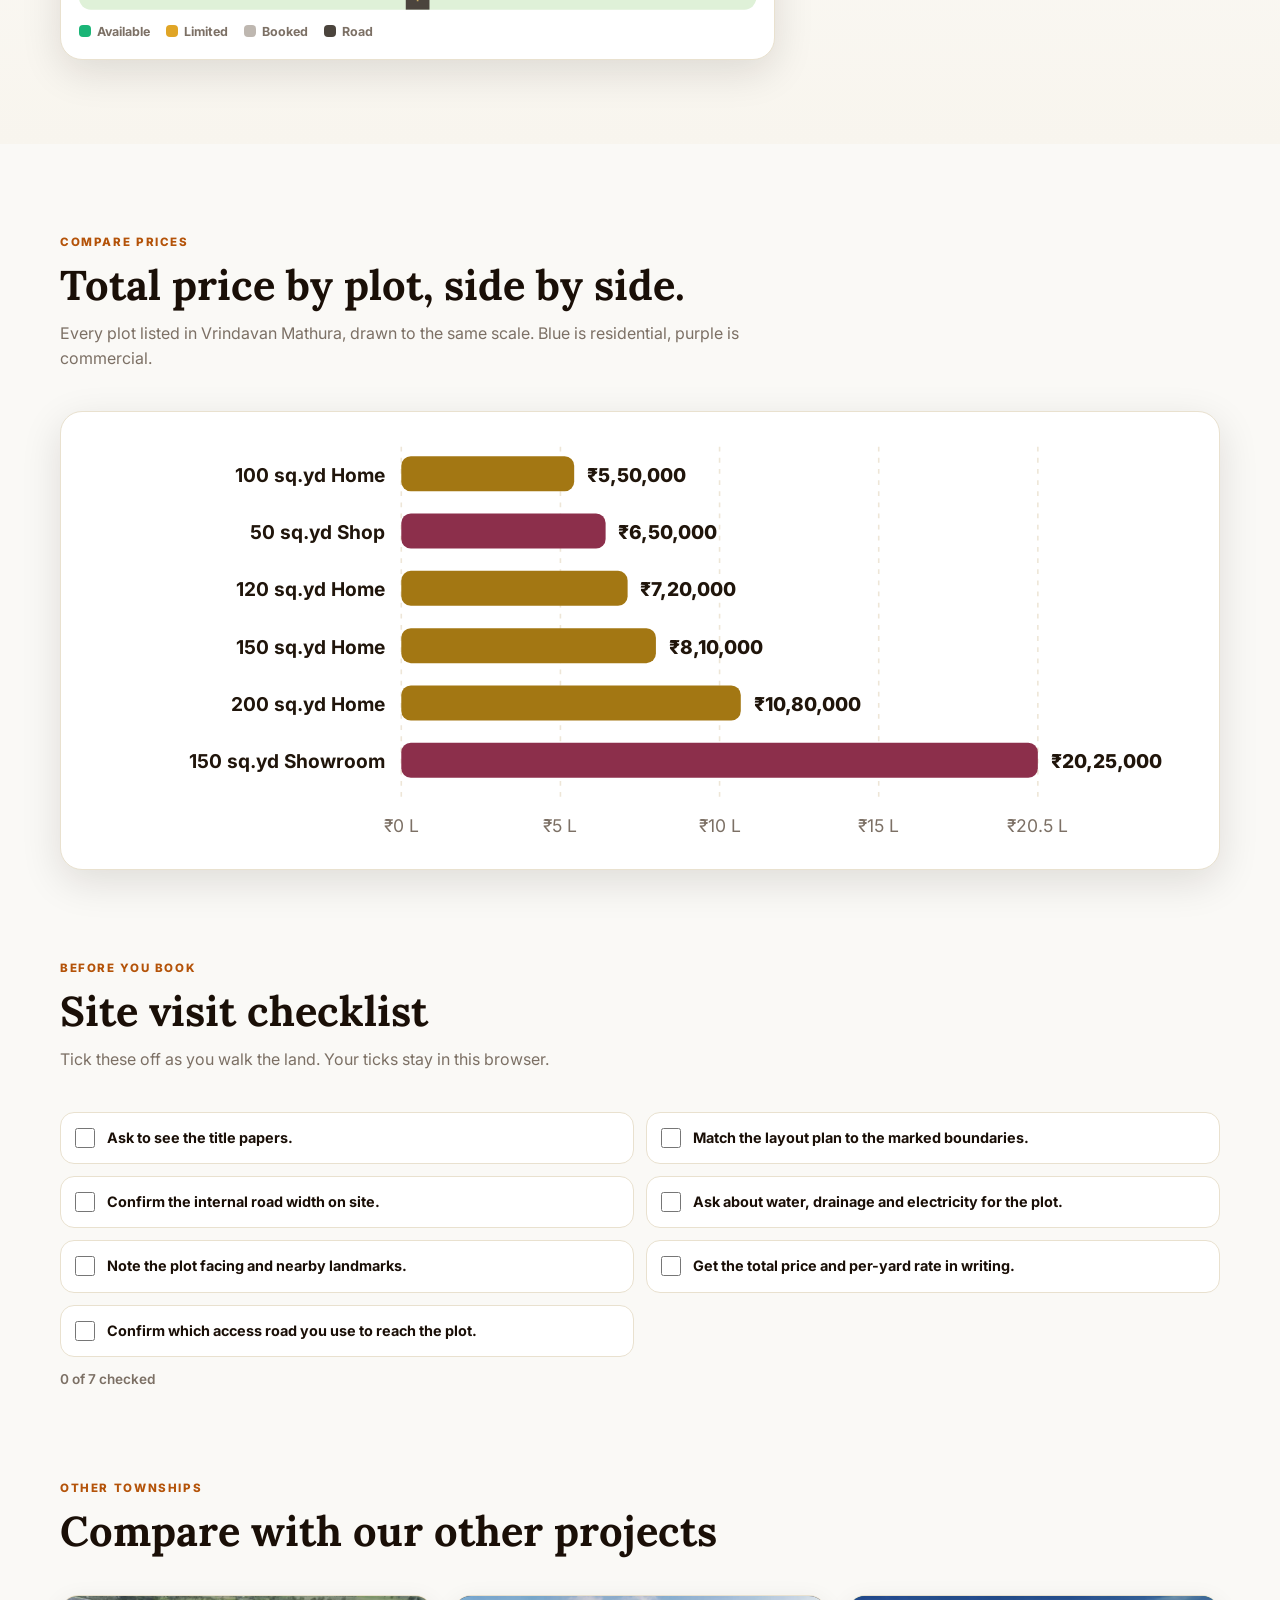
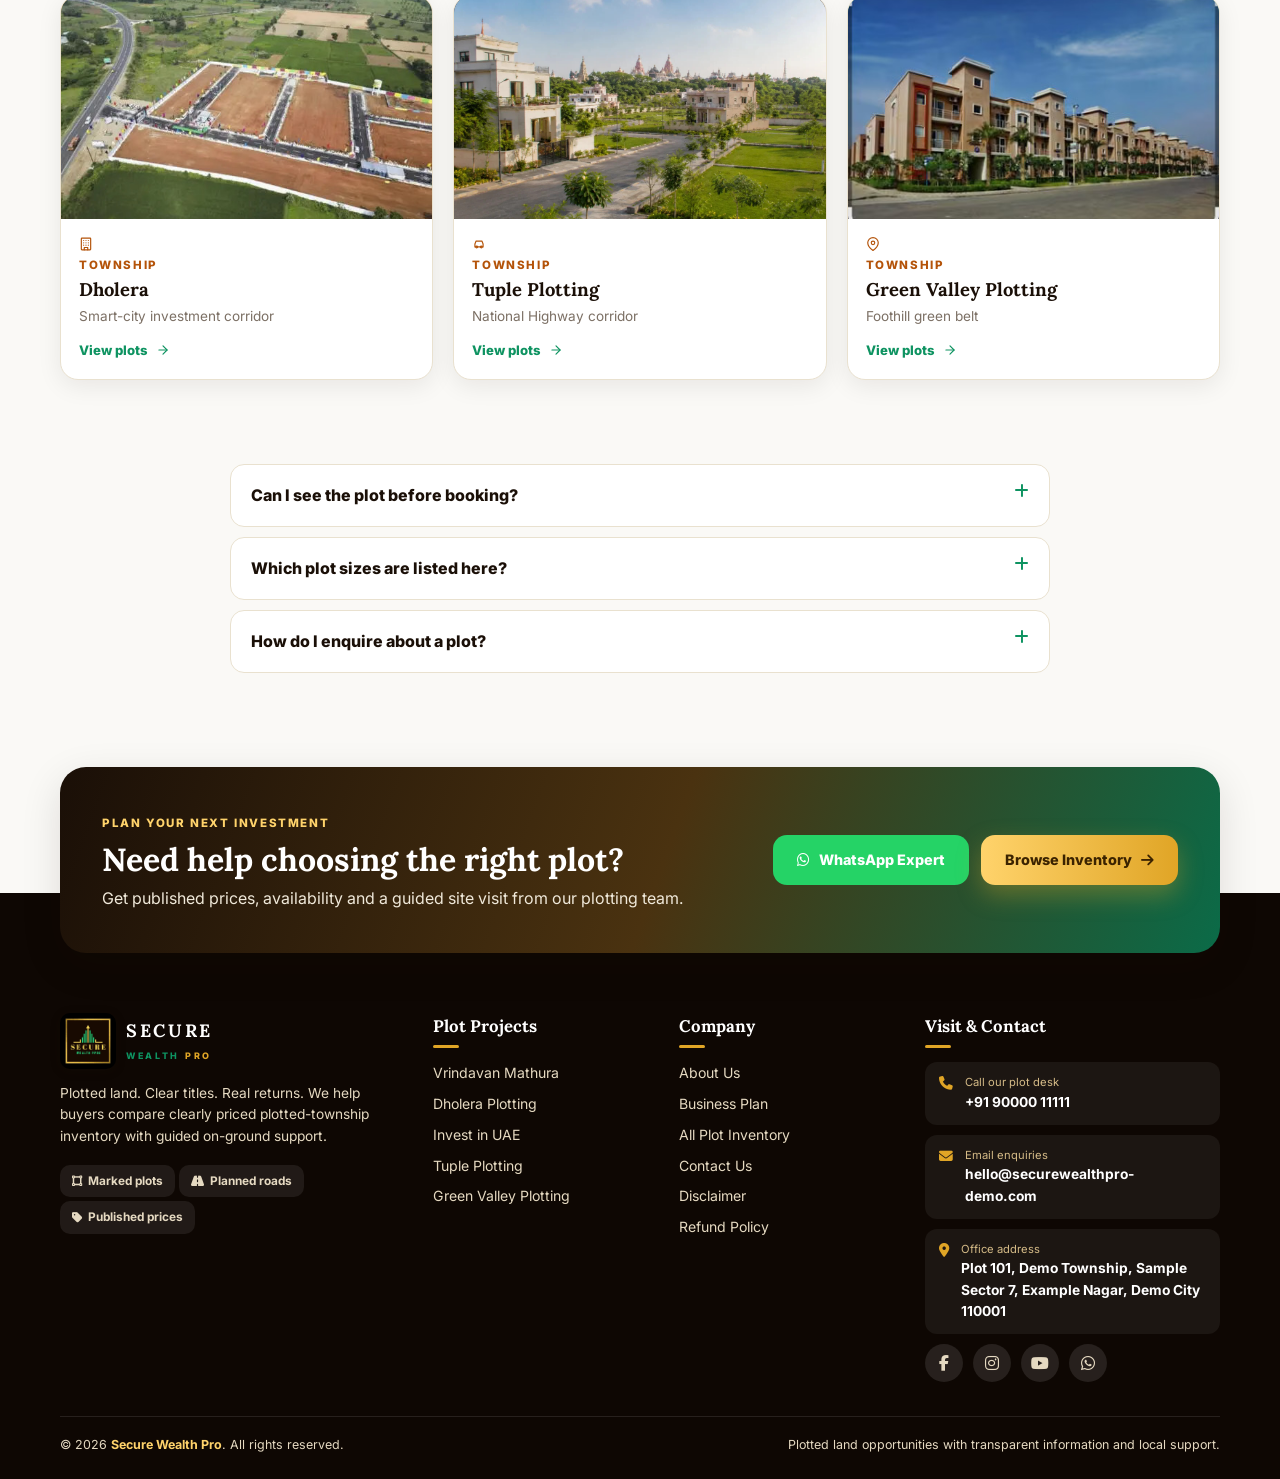
<file: vrindavan.html>
<!DOCTYPE html>
<html lang="en">
<head>
<meta charset="utf-8">
<meta name="viewport" content="width=device-width,initial-scale=1">
<title>Vrindavan Mathura Plots – Secure Wealth Pro</title>
<meta name="description" content="Residential and commercial plots in Vrindavan Mathura with published size, facing and price.">
<link rel="icon" type="image/png" href="images/favicon.png">
<link rel="preconnect" href="https://fonts.googleapis.com">
<link href="https://fonts.googleapis.com/css2?family=Inter:wght@400;600;700;800&family=Lora:wght@600;700&display=swap" rel="stylesheet">
<link rel="stylesheet" href="https://cdnjs.cloudflare.com/ajax/libs/font-awesome/6.5.1/css/all.min.css">
<link rel="stylesheet" href="css/style.css">
</head>
<body>
<div id="site-header"></div>
<main id="app"></main>
<div id="site-footer"></div>
<script src="js/app.js"></script>
<script src="js/auth.js"></script>
<script src="js/township.js"></script>
<script>
renderTownship({
  key:'vrindavan', cls:'vr', name:'Vrindavan Mathura', mood:'dawn', seed:11,
  eyebrow:'Vrindavan Mathura plotting',
  h1:'Plots in <em>Vrindavan</em> Mathura, priced in the open.',
  lead:'Compact home plots, corner plots, shop plots and showrooms in a marked township. See size, facing and rate for every plot, then walk the land before you book.',
  about:{title:'A marked township near Vrindavan Mathura.',text:'Plots here are laid out with planned roads and marked boundaries. Residential and commercial plots are listed together so you can compare them.'},
  highlights:[
    {i:'tag',t:'Published rates',d:'Total price and rate per square yard are shown on every listing.'},
    {i:'pin',t:'Guided site visits',d:'The visit desk walks you through the plot, boundaries and access road.'},
    {i:'shield',t:'Papers checked on site',d:'Ask to see title papers and availability when you visit.'}
  ],
  extraChecks:['Confirm which access road you use to reach the plot.'],
  faq:[
    ['Can I see the plot before booking?','Yes. Book only after you have seen the land. Papers and availability are checked on site.'],
    ['Which plot sizes are listed here?','Residential plots from 100 to 200 sq. yd. and commercial plots from 50 to 150 sq. yd. at the moment.'],
    ['How do I enquire about a plot?','Use the WhatsApp button on any plot card, or register as a member to follow your enquiry.']
  ]
});
</script>
</body>
</html>
</file>
<file: css/style.css>
:root{--navy:#1a0f07;--navy2:#0e0703;--mint:#25e394;--blue:#a37713;--green:#0e9361;--green2:#17b873;--orange:#e0a526;--gold:#ffd36b;--ink:#20150b;--muted:#7c7065;--bg:#faf9f6;--card:#fff;--line:#e9e1cf;--r:18px;--shadow:0 12px 40px rgba(24,14,7,.12)}
*{box-sizing:border-box;margin:0;padding:0}
html{scroll-behavior:smooth}
body{font-family:'Inter',system-ui,sans-serif;color:var(--ink);background:var(--bg);line-height:1.55;overflow-x:hidden}
h1,h2,h3,.serif{font-family:'Lora',Georgia,serif;color:var(--navy);line-height:1.15}
a{text-decoration:none;color:inherit}
img,svg{display:block;max-width:100%}
.wrap{max-width:1200px;margin:0 auto;padding:0 20px}
.eyebrow{font-size:.72rem;font-weight:800;letter-spacing:.14em;text-transform:uppercase;color:#b45309}
.eyebrow.light{color:var(--gold)}
.sec{padding:84px 0}
.sec-head{max-width:680px;margin-bottom:40px}
.sec-head h2{font-size:clamp(1.8rem,3.4vw,2.6rem);margin:8px 0 12px}
.sec-head p{color:var(--muted)}
.center{text-align:center;margin-inline:auto}

/* topbar + nav */
.topbar{background:linear-gradient(90deg,var(--navy),var(--green));color:#fff;font-size:.78rem;font-weight:700;overflow:hidden;white-space:nowrap;padding:7px 0}
.topbar span{display:inline-block;padding-left:100%;animation:marq 28s linear infinite}
@keyframes marq{to{transform:translateX(-100%)}}
header.nav{position:sticky;top:0;z-index:50;background:rgba(255,255,255,.92);backdrop-filter:blur(12px);border-bottom:1px solid var(--line)}
.nav .wrap{display:flex;align-items:center;gap:14px;height:74px;max-width:1360px}
.logo{display:flex;align-items:center;gap:10px;flex:none}
.logo-mark{width:48px;height:48px;border-radius:10px;object-fit:cover;box-shadow:0 2px 10px rgba(24,14,7,.25)}
.logo b{font-family:'Lora',Georgia,serif;font-size:1.12rem;font-weight:700;color:var(--navy);letter-spacing:.15em;line-height:1}
.logo small{display:block;font-size:.56rem;font-weight:800;color:var(--green);letter-spacing:.3em;margin-top:5px;white-space:nowrap}
.logo small i{font-style:normal;color:var(--orange)}
.menu{display:flex;gap:6px;margin-left:auto;align-items:center}
.menu a{font-size:.68rem;font-weight:800;letter-spacing:.04em;text-transform:uppercase;padding:9px 10px;white-space:nowrap;border-radius:999px;background:#f8f4ed;color:var(--navy);transition:.2s}
.menu a:hover,.menu a.on{background:var(--navy);color:#fff}
.menu a i{margin-right:6px;font-size:.8rem}
.menu .login{background:var(--blue);color:#fff}
.menu .reg{background:var(--green);color:#fff}
.menu .browse{background:linear-gradient(90deg,#ffd36b,var(--orange));color:#3b2300}
.burger{display:none;margin-left:auto;background:var(--navy);color:#fff;border:0;border-radius:10px;width:42px;height:42px;font-size:1.1rem;cursor:pointer}
@media(max-width:1180px){.burger{display:block}.menu{display:none;position:absolute;top:74px;left:0;right:0;background:#fff;flex-direction:column;align-items:stretch;padding:16px;border-bottom:1px solid var(--line);box-shadow:var(--shadow)}.menu.open{display:flex}.menu a{text-align:center}}

.flogo b{color:#fff}.flogo .logo-mark{width:56px;height:56px}
/* buttons */
.btn{display:inline-flex;align-items:center;gap:9px;font-weight:800;font-size:.9rem;padding:14px 24px;border-radius:14px;border:0;cursor:pointer;transition:.25s;font-family:inherit}
.btn:hover{transform:translateY(-3px)}
.btn-gold{background:linear-gradient(90deg,#ffd36b,var(--orange));color:#3b2300;box-shadow:0 10px 24px rgba(224,165,38,.35)}
.btn-green{background:linear-gradient(90deg,var(--green),var(--green2));color:#fff;box-shadow:0 10px 24px rgba(14,147,97,.3)}
.btn-ghost{background:rgba(255,255,255,.14);color:#fff;border:1px solid rgba(255,255,255,.4)}
.btn-wa{background:#25d366;color:#fff}

/* hero */
.hero{position:relative;background:linear-gradient(135deg,#0e0703 0%,#2b1c0b 52%,#0a4d37 135%);color:#fff;overflow:hidden}
.hero::before{content:"";position:absolute;inset:0;background:radial-gradient(circle at 80% 20%,rgba(255,211,107,.22),transparent 45%),radial-gradient(circle at 10% 90%,rgba(23,184,115,.3),transparent 40%)}
.hero .wrap>div:first-child{padding-bottom:74px}
.hero .wrap{position:relative;display:grid;grid-template-columns:1.02fr 1fr;gap:30px;align-items:center;padding-top:60px;padding-bottom:0;min-height:640px}
.pill{display:inline-flex;align-items:center;gap:8px;background:rgba(255,255,255,.12);border:1px solid rgba(255,255,255,.25);padding:7px 14px;border-radius:999px;font-size:.74rem;font-weight:800;letter-spacing:.08em;text-transform:uppercase;color:var(--gold)}
.pill .dot{width:8px;height:8px;border-radius:50%;background:#34e8a0;animation:pulse 1.6s infinite}
@keyframes pulse{0%{box-shadow:0 0 0 0 rgba(52,232,160,.7)}100%{box-shadow:0 0 0 12px rgba(52,232,160,0)}}
.hero h1{color:#fff;font-size:clamp(2.3rem,5vw,4rem);margin:18px 0}
.hero h1 em{font-style:normal;background:linear-gradient(90deg,#ffd36b,#ffb02e);-webkit-background-clip:text;background-clip:text;color:transparent}
.hero p.lead{font-size:1.08rem;color:#f2ebde;max-width:520px}
.hero .cta{display:flex;flex-wrap:wrap;gap:12px;margin:28px 0}
.trust{display:flex;flex-wrap:wrap;gap:18px;font-size:.82rem;color:#f0e9da;font-weight:600}
.trust i{color:#34e8a0;margin-right:6px}
.hero-art{position:relative;align-self:end}
.hero-art svg{width:100%;height:auto;filter:drop-shadow(0 20px 40px rgba(0,0,0,.3))}
.float{position:absolute;background:#fff;color:var(--ink);border-radius:16px;padding:12px 16px;box-shadow:var(--shadow);display:flex;gap:12px;align-items:center;animation:bob 5s ease-in-out infinite}
.float b{font-family:'Lora',serif;font-size:1.25rem;color:var(--navy);display:block;line-height:1}
.float small{font-size:.7rem;color:var(--muted);font-weight:700}
.float .ic{width:40px;height:40px;border-radius:12px;display:grid;place-items:center;color:#fff;font-size:1rem}
.f1{top:8%;left:-2%}.f1 .ic{background:var(--green)}
.f2{top:40%;right:-3%;animation-delay:-1.5s}.f2 .ic{background:var(--blue)}
.f3{bottom:12%;left:4%;animation-delay:-3s}.f3 .ic{background:var(--orange)}
@keyframes bob{50%{transform:translateY(-12px)}}
.cloud{animation:drift 40s linear infinite}
.cloud.b{animation-duration:60s;animation-delay:-20s}
@keyframes drift{from{transform:translateX(-120px)}to{transform:translateX(720px)}}
.sunglow{animation:glow 4s ease-in-out infinite;transform-origin:center;transform-box:fill-box}
@keyframes glow{50%{transform:scale(1.15);opacity:.7}}
@media(max-width:900px){.hero .wrap{grid-template-columns:1fr;padding-top:40px}.f1,.f2{display:none}}

/* stats */
.stats{margin-top:-46px;position:relative;z-index:5}
.stats .grid{display:grid;grid-template-columns:repeat(4,1fr);background:#fff;border-radius:22px;box-shadow:var(--shadow);overflow:hidden}
.stat{padding:28px 20px;text-align:center;border-right:1px solid var(--line)}
.stat:last-child{border:0}
.stat b{font-family:'Lora',serif;font-size:2.3rem;color:var(--navy)}
.stat b span{color:var(--green)}
.stat p{font-size:.82rem;color:var(--muted);font-weight:600}
@media(max-width:760px){.stats .grid{grid-template-columns:1fr 1fr}.stat{border-bottom:1px solid var(--line)}}

/* township cards */
.towns{display:grid;grid-template-columns:repeat(4,1fr);gap:20px}
.town{background:#fff;border-radius:var(--r);overflow:hidden;box-shadow:0 6px 24px rgba(24,14,7,.08);transition:.3s;border:1px solid var(--line)}
.town:hover{transform:translateY(-8px);box-shadow:var(--shadow)}
.town .art{aspect-ratio:5/3;overflow:hidden}
.town .art svg{width:100%;height:100%;transition:.6s}
.town:hover .art svg{transform:scale(1.08)}
.town .body{padding:18px}
.town h3{font-size:1.15rem;margin:4px 0 6px}
.town p{font-size:.85rem;color:var(--muted)}
.town .link{display:inline-flex;gap:8px;align-items:center;margin-top:12px;font-size:.82rem;font-weight:800;color:var(--green)}
@media(max-width:1000px){.towns{grid-template-columns:1fr 1fr}}
@media(max-width:560px){.towns{grid-template-columns:1fr}}

/* plot map */
.mapsec{background:linear-gradient(180deg,#fff,#f8f5ee)}
.mapbox{display:grid;grid-template-columns:1.7fr 1fr;gap:24px;align-items:start}
.mapcard{background:#fff;border-radius:22px;padding:18px;box-shadow:var(--shadow);border:1px solid var(--line)}
.tabs{display:flex;gap:8px;flex-wrap:wrap;margin-bottom:14px}
.tab{border:0;background:#f8f4ed;color:var(--navy);font-weight:800;font-size:.78rem;padding:9px 16px;border-radius:999px;cursor:pointer;font-family:inherit}
.tab.on{background:var(--navy);color:#fff}
#plotMap .plot{cursor:pointer;transition:.2s;stroke:#fff;stroke-width:2}
#plotMap .plot:hover{filter:brightness(1.15);transform:translateY(-2px)}
#plotMap .plot.sel{stroke:var(--navy);stroke-width:3}
.legend{display:flex;gap:16px;flex-wrap:wrap;font-size:.78rem;font-weight:700;margin-top:12px;color:var(--muted)}
.legend i{display:inline-block;width:12px;height:12px;border-radius:4px;margin-right:6px;vertical-align:-1px}
.info{background:linear-gradient(160deg,var(--navy),#3d2a12);color:#fff;border-radius:22px;padding:26px;position:sticky;top:96px}
.info h3{color:#fff;font-size:1.5rem;margin:6px 0 14px}
.info dl{display:grid;grid-template-columns:1fr 1fr;gap:12px;margin-bottom:18px}
.info dt{font-size:.68rem;text-transform:uppercase;letter-spacing:.1em;color:#e4d4b3;font-weight:800}
.info dd{font-weight:800;font-size:1.05rem}
.info .price{font-family:'Lora',serif;font-size:2rem;color:var(--gold);margin-bottom:16px}
@media(max-width:900px){.mapbox{grid-template-columns:1fr}.info{position:static}}

/* features */
.feats{display:grid;grid-template-columns:repeat(3,1fr);gap:20px}
.feat{background:#fff;border:1px solid var(--line);border-radius:var(--r);padding:26px;transition:.3s;position:relative;overflow:hidden}
.feat:hover{transform:translateY(-6px);box-shadow:var(--shadow)}
.feat::after{content:"";position:absolute;right:-30px;top:-30px;width:110px;height:110px;border-radius:50%;background:radial-gradient(circle,rgba(14,147,97,.14),transparent 70%)}
.feat .ic{width:58px;height:58px;border-radius:18px;display:grid;place-items:center;font-size:1.4rem;color:#fff;margin-bottom:16px;background:linear-gradient(135deg,var(--blue),var(--green))}
.feat:nth-child(2) .ic{background:linear-gradient(135deg,var(--green),#7bc144)}
.feat:nth-child(3) .ic{background:linear-gradient(135deg,var(--orange),#c27b1a)}
.feat:nth-child(5) .ic{background:linear-gradient(135deg,#8c2f4b,var(--blue))}
.feat h3{font-size:1.15rem;margin-bottom:6px}
.feat p{font-size:.9rem;color:var(--muted)}
@media(max-width:900px){.feats{grid-template-columns:1fr 1fr}}@media(max-width:560px){.feats{grid-template-columns:1fr}}

/* split */
.split{display:grid;grid-template-columns:1fr 1fr;gap:22px}
.panel{border-radius:26px;overflow:hidden;position:relative;color:#fff;min-height:420px;display:flex;flex-direction:column;justify-content:flex-end;padding:30px}
.panel svg.bg{position:absolute;inset:0;width:100%;height:100%;object-fit:cover}
.panel::after{content:"";position:absolute;inset:0;background:linear-gradient(180deg,transparent 25%,rgba(14,7,3,.92))}
.panel>*:not(svg){position:relative;z-index:2}
.panel>.bg{z-index:0}
.panel h3{color:#fff;font-size:1.9rem;margin:6px 0}
.panel p{color:#f2ebde;max-width:420px;margin-bottom:16px}
.panel ul{list-style:none;display:flex;gap:8px;flex-wrap:wrap;margin-bottom:18px}
.panel li{background:rgba(255,255,255,.16);backdrop-filter:blur(6px);padding:6px 12px;border-radius:999px;font-size:.76rem;font-weight:700}
@media(max-width:800px){.split{grid-template-columns:1fr}}

/* steps */
.steps{display:grid;grid-template-columns:repeat(4,1fr);gap:20px;position:relative}
.steps::before{content:"";position:absolute;top:38px;left:12%;right:12%;border-top:3px dashed #e5d8be}
.step{text-align:center;position:relative}
.step .num{width:76px;height:76px;margin:0 auto 14px;border-radius:50%;background:#fff;border:3px solid var(--blue);display:grid;place-items:center;font-size:1.6rem;color:var(--blue);box-shadow:var(--shadow);transition:.3s}
.step:hover .num{background:var(--blue);color:#fff;transform:scale(1.1) rotate(-6deg)}
.step h3{font-size:1.05rem;margin-bottom:4px}
.step p{font-size:.85rem;color:var(--muted)}
@media(max-width:800px){.steps{grid-template-columns:1fr 1fr}.steps::before{display:none}}

/* growth */
.growth{background:linear-gradient(135deg,var(--navy2),#2a1b0d);color:#fff;position:relative;overflow:hidden}
.growth h2{color:#fff}
.growth .sec-head p{color:#e5d9c1}
.gbox{display:grid;grid-template-columns:1.3fr 1fr;gap:26px}
.gcard{background:rgba(255,255,255,.07);border:1px solid rgba(255,255,255,.16);border-radius:22px;padding:24px;backdrop-filter:blur(8px)}
.calc label{display:flex;justify-content:space-between;font-size:.82rem;font-weight:700;margin:14px 0 6px;color:#f0e9da}
.calc label b{color:var(--gold)}
.calc input[type=range]{width:100%;accent-color:var(--orange)}
.calc select{width:100%;padding:11px;border-radius:10px;border:0;font-family:inherit;font-weight:700}
.result{margin-top:20px;padding:18px;border-radius:16px;background:linear-gradient(135deg,var(--green),#0b6d49);text-align:center}
.result small{font-size:.74rem;text-transform:uppercase;letter-spacing:.1em;font-weight:800;color:#d1fae5}
.result b{display:block;font-family:'Lora',serif;font-size:2.1rem}
.note{font-size:.72rem;color:#decaa1;margin-top:10px}
.gline{stroke-dasharray:1200;stroke-dashoffset:1200;transition:stroke-dashoffset 2.4s ease}
.in .gline{stroke-dashoffset:0}
@media(max-width:900px){.gbox{grid-template-columns:1fr}}

/* business plan */
.plan{display:grid;grid-template-columns:1fr 1.1fr;gap:34px;align-items:center}
.pyr{display:flex;flex-direction:column;align-items:center;gap:8px}
.pyr div{height:62px;display:flex;align-items:center;justify-content:center;color:#fff;font-weight:800;font-size:.92rem;clip-path:polygon(6% 0,94% 0,100% 100%,0 100%);transition:.3s;text-align:center;padding:0 14px}
.pyr div:hover{transform:scale(1.04)}
.plist{display:grid;gap:12px}
.pitem{display:flex;gap:14px;background:#fff;border:1px solid var(--line);padding:16px;border-radius:16px;align-items:flex-start}
.pitem i{color:var(--green);font-size:1.2rem;margin-top:3px}
.pitem b{display:block;color:var(--navy)}
.pitem span{font-size:.86rem;color:var(--muted)}
@media(max-width:900px){.plan{grid-template-columns:1fr}}

/* faq */
.faq{max-width:820px;margin:auto}
.q{background:#fff;border:1px solid var(--line);border-radius:14px;margin-bottom:10px;overflow:hidden}
.q button{all:unset;box-sizing:border-box;width:100%;padding:18px 20px;font-weight:800;color:var(--navy);cursor:pointer;display:flex;justify-content:space-between;gap:10px}
.q .a{max-height:0;overflow:hidden;transition:.35s;padding:0 20px;color:var(--muted);font-size:.92rem}
.q.open .a{max-height:200px;padding-bottom:18px}
.q.open button i{transform:rotate(45deg)}
.q button i{transition:.3s;color:var(--green)}

/* cta + footer */
.cta-band{background:linear-gradient(110deg,var(--navy),#4a3210 52%,#0b6b48);border-radius:26px;padding:42px;display:flex;justify-content:space-between;align-items:center;gap:24px;flex-wrap:wrap;color:#fff;box-shadow:var(--shadow)}
.cta-band h2{color:#fff;font-size:2rem;margin:8px 0}
.cta-band p{color:#f0e9da}
.cta-band .btns{display:flex;gap:12px;flex-wrap:wrap}
footer{background:var(--navy2);color:#e5d9c1;margin-top:-60px;padding:120px 0 24px;position:relative}
.fgrid{display:grid;grid-template-columns:1.6fr 1fr 1fr 1.4fr;gap:36px}
footer h4{font-family:'Lora',serif;color:#fff;font-size:1.05rem;margin-bottom:6px}
footer h4::after{content:"";display:block;width:26px;height:3px;background:var(--orange);margin:6px 0 14px;border-radius:2px}
footer ul{list-style:none;display:grid;gap:9px;font-size:.88rem}
footer a:hover{color:var(--gold)}
.chip{display:inline-flex;gap:6px;align-items:center;background:rgba(255,255,255,.08);padding:7px 12px;border-radius:10px;font-size:.74rem;font-weight:700;margin:4px 4px 0 0}
.cbox{background:rgba(255,255,255,.06);border-radius:12px;padding:12px 14px;margin-bottom:10px;font-size:.86rem;display:flex;gap:12px}
.cbox i{color:var(--orange);margin-top:3px}
.cbox small{display:block;font-size:.7rem;color:#d5bb87}
.cbox b{color:#fff}
.social{display:flex;gap:10px;margin-top:6px}
.social a{width:38px;height:38px;border-radius:50%;background:rgba(255,255,255,.1);display:grid;place-items:center}
.copy{border-top:1px solid rgba(255,255,255,.1);margin-top:34px;padding-top:18px;display:flex;justify-content:space-between;flex-wrap:wrap;gap:10px;font-size:.78rem}
@media(max-width:900px){.fgrid{grid-template-columns:1fr 1fr}}@media(max-width:560px){.fgrid{grid-template-columns:1fr}}

/* reveal */
.rv{opacity:0;transform:translateY(28px);transition:.8s cubic-bezier(.2,.7,.2,1)}
.rv.in{opacity:1;transform:none}
.wafab{position:fixed;right:18px;bottom:18px;z-index:60;width:58px;height:58px;border-radius:50%;background:#25d366;color:#fff;display:grid;place-items:center;font-size:1.7rem;box-shadow:0 10px 28px rgba(37,211,102,.5);animation:pulse 2s infinite}

/* projects page */
.phero{background:linear-gradient(120deg,#170d06,#4a3210 60%,#0b6b48);color:#fff;border-radius:26px;padding:34px 38px;display:flex;justify-content:space-between;align-items:center;gap:20px;flex-wrap:wrap;margin-top:24px;position:relative;overflow:hidden}
.phero h1{color:#fff;font-size:2.4rem;margin:6px 0}
.phero p{color:#f2ebde}
.phero svg{position:absolute;right:0;bottom:0;width:46%;opacity:.35;pointer-events:none}
.phero>*{position:relative}
.crumbs{font-size:.8rem;font-weight:700;color:var(--muted);padding-top:20px}
.crumbs b{color:var(--navy)}
.pl{display:grid;grid-template-columns:260px 1fr;gap:26px;margin:30px 0 70px;align-items:start}
.side{background:#fff;border-radius:20px;border:1px solid var(--line);box-shadow:0 6px 24px rgba(24,14,7,.08);overflow:hidden;position:sticky;top:94px}
.side h3{background:linear-gradient(90deg,var(--navy),var(--blue));color:#fff;padding:16px 18px;font-size:1rem}
.side .grp{padding:14px 16px;border-bottom:1px solid var(--line)}
.side .grp small{font-size:.68rem;font-weight:800;letter-spacing:.1em;color:#b45309;text-transform:uppercase}
.side label{display:flex;align-items:center;justify-content:space-between;padding:8px 10px;margin-top:4px;border-radius:10px;font-size:.86rem;font-weight:700;cursor:pointer;color:var(--navy)}
.side label:hover{background:#f9f6f1}
.side input{accent-color:var(--green)}
.side .cnt{font-size:.72rem;color:var(--muted);margin-left:auto;margin-right:8px}
.tools{display:flex;gap:10px;flex-wrap:wrap;margin-bottom:18px;align-items:center}
.tools input,.tools select{padding:12px 14px;border:1px solid var(--line);border-radius:12px;font-family:inherit;font-size:.88rem;background:#fff}
.tools input{flex:1;min-width:180px}
.seg{display:flex;background:#fff;border:1px solid var(--line);border-radius:14px;padding:4px}
.seg button{border:0;background:none;padding:10px 18px;border-radius:10px;font-weight:800;font-size:.82rem;cursor:pointer;color:var(--navy);font-family:inherit}
.seg button.on{background:var(--navy);color:#fff}
.pgrid{display:grid;grid-template-columns:repeat(2,1fr);gap:20px}
.pc{background:#fff;border-radius:18px;overflow:hidden;border:1px solid var(--line);box-shadow:0 6px 22px rgba(24,14,7,.08);transition:.3s;animation:fadeup .5s both}
.pc:hover{transform:translateY(-6px);box-shadow:var(--shadow)}
@keyframes fadeup{from{opacity:0;transform:translateY(20px)}}
.pc .art{position:relative;aspect-ratio:5/3;overflow:hidden}
.pc .art svg{width:100%;height:100%;transition:.6s}
.pc:hover .art svg{transform:scale(1.08)}
.badge{position:absolute;top:10px;padding:5px 10px;border-radius:8px;font-size:.66rem;font-weight:800;letter-spacing:.05em;text-transform:uppercase;z-index:2}
.badge.st{right:10px;background:#dcfce7;color:#166534}
.badge.st.limited{background:#ffedd5;color:#9a3412}
.badge.st.sold{background:#fee2e2;color:#991b1b}
.badge.ty{left:10px;background:var(--navy);color:#fff}
.badge.ty.commercial{background:#8c2f4b}
.pc .body{padding:16px 18px 18px}
.pc .tag{font-size:.66rem;font-weight:800;letter-spacing:.08em;text-transform:uppercase;color:#b45309}
.pc h3{font-size:1.1rem;margin:4px 0}
.pc .loc{font-size:.8rem;color:var(--muted)}
.pc .loc i{color:var(--orange);margin-right:5px}
.pc .pr{display:flex;justify-content:space-between;align-items:flex-end;margin:12px 0}
.pc .pr small{font-size:.66rem;color:var(--muted);font-weight:800;letter-spacing:.08em}
.pc .pr b{font-size:1.4rem;color:var(--navy);font-family:'Lora',serif;display:block}
.pc .pr span{font-size:.76rem;color:var(--muted);font-weight:700}
.pc .act{display:flex;gap:8px}
.pc .act a:first-child{flex:1;text-align:center;background:linear-gradient(90deg,var(--green),var(--green2));color:#fff;padding:11px;border-radius:11px;font-weight:800;font-size:.8rem}
.pc .act a:last-child{width:42px;display:grid;place-items:center;background:#25d366;color:#fff;border-radius:11px}
.empty{grid-column:1/-1;text-align:center;padding:50px;color:var(--muted);background:#fff;border-radius:18px}
@media(max-width:900px){.pl{grid-template-columns:1fr}.side{position:static}}
@media(max-width:600px){.pgrid{grid-template-columns:1fr}}

#site-header{display:contents}
/* ===== Login / Register ===== */
body.auth{min-height:100vh;display:grid;grid-template-columns:minmax(0,1fr);place-items:center;padding:36px 16px;position:relative;background:#150b05}
.auth-bg{position:fixed;inset:0;z-index:0}
.auth-bg svg{width:100%;height:100%;display:block}
.auth-bg::after{content:"";position:absolute;inset:0;background:linear-gradient(180deg,rgba(255,255,255,.05),rgba(24,14,7,.22))}
.auth-wrap{position:relative;z-index:2;width:100%}
.brand{display:inline-flex;align-items:center;gap:14px}
.brand .logo-mark{width:84px;height:84px;border-radius:14px}
.brand b{display:block;font-family:'Lora',serif;font-size:2.2rem;line-height:1;color:var(--navy);letter-spacing:.14em}
.brand small{display:block;font-weight:800;font-size:.8rem;color:var(--green);letter-spacing:.36em;margin-top:8px}
.brand small i{font-style:normal;color:var(--orange)}
.login-card{max-width:544px;margin:auto;background:rgba(255,255,255,.96);border-radius:28px;padding:42px 32px 30px;box-shadow:0 30px 80px rgba(24,14,7,.38);position:relative;overflow:hidden;backdrop-filter:blur(10px)}
.login-card::before,.reg-card .formside::before{content:"";position:absolute;left:0;right:0;top:0;height:5px;background:linear-gradient(90deg,var(--blue) 33.3%,var(--green) 33.3% 66.6%,var(--orange) 66.6%)}
.login-card .top{text-align:center;margin-bottom:12px}.login-card .brand{flex-direction:column;gap:10px}.login-card .brand .logo-mark{width:120px;height:120px;border-radius:18px}
.login-card h1{text-align:center;font-size:2.1rem;margin:10px 0 6px}
.login-card .sub{text-align:center;color:var(--blue);font-weight:700;font-size:.92rem;margin-bottom:26px}
.field{margin-bottom:16px;min-width:0}
.field>label{display:flex;justify-content:space-between;gap:8px;font-size:.82rem;font-weight:800;color:var(--navy);margin-bottom:7px}
.field>label a{color:var(--blue)}
.field>label em{color:#dc2626;font-style:normal}
.input{display:flex;align-items:stretch;border:1px solid var(--line);border-radius:14px;background:#f9f6f1;overflow:hidden;transition:.2s;height:54px}
.input:focus-within{border-color:var(--blue);box-shadow:0 0 0 4px rgba(163,119,19,.15);background:#fff}
.input .ico,.input .eye{width:48px;flex:none;display:grid;place-items:center;color:#8c8073;background:#f5f0e6;border:0}
.input .eye{cursor:pointer;background:#f9f6f1;width:46px}
.input .eye:hover{color:var(--blue)}
.input input{flex:1;width:100%;min-width:0;border:0;background:transparent;padding:0 14px;font:inherit;font-size:.95rem;outline:0;color:var(--ink)}
.input input::placeholder{color:#a59c92}
.input.ro{background:#f9f6f1}
.input.ro input{color:var(--muted)}
.input.bad{border-color:#dc2626}
.input.ok{border-color:var(--green)}
.hint{font-size:.74rem;margin-top:5px;min-height:1em;color:var(--muted);font-weight:600}
.hint.err{color:#b91c1c}.hint.ok{color:#15803d}
.submit{width:100%;justify-content:center;height:56px;font-size:1rem;margin-top:8px}
.submit.blue{background:linear-gradient(90deg,#bd9027,var(--green));color:#fff;box-shadow:0 12px 28px rgba(163,119,19,.28)}
.swap{text-align:center;margin-top:20px;font-size:.9rem;color:var(--muted)}
.swap a{color:#c2410c;font-weight:800}
.notice{border-radius:12px;padding:12px 14px;font-size:.84rem;font-weight:600;margin-bottom:16px}
.notice.info{background:#f8f5ee;color:#82631b}
.notice.warn{background:#fff1e0;color:#9a3412}
.back{display:inline-flex;gap:6px;align-items:center;margin-bottom:12px;font-size:.8rem;font-weight:800;color:var(--navy)}

.reg-card{max-width:1170px;margin:auto;display:grid;grid-template-columns:.92fr 1.08fr;border-radius:30px;overflow:hidden;box-shadow:0 30px 80px rgba(24,14,7,.4);background:#fff}
.reg-card .promo{padding:36px 34px;color:#fff;background:linear-gradient(165deg,rgba(20,12,6,.92),rgba(40,26,12,.86));backdrop-filter:blur(12px);display:flex;flex-direction:column;gap:20px}
.promo .logobox{align-self:flex-start}
.promo .logobox .brand .logo-mark{width:64px;height:64px}
.promo .logobox .brand b{font-size:1.7rem;color:#fff}
.promo .logobox .brand small{font-size:.62rem}
.promo .tpill{align-self:flex-start;display:inline-flex;gap:8px;align-items:center;background:rgba(20,12,6,.55);padding:8px 14px;border-radius:999px;font-size:.7rem;font-weight:800;letter-spacing:.1em;color:var(--gold);text-transform:uppercase}
.promo h2{color:#fff;font-size:clamp(2rem,3.4vw,2.7rem);line-height:1.12}
.promo>p{font-weight:600;color:#f9f6f0}
.perks{display:grid;gap:12px}
.perk{background:rgba(255,255,255,.95);border-radius:16px;padding:14px 16px;display:flex;gap:14px;align-items:center;color:var(--ink)}
.perk .pi{width:46px;height:46px;flex:none;border-radius:12px;background:#ffd36b;color:#352212;display:grid;place-items:center}
.perk b{display:block;color:var(--navy);font-size:.98rem}
.perk span{font-size:.84rem;color:var(--muted);font-weight:600}
.pstats{display:grid;grid-template-columns:repeat(3,1fr);gap:8px;margin-top:auto}
.pstats div{border-top:2px solid var(--gold);padding:12px 4px;text-align:center;background:rgba(16,10,5,.25)}
.pstats b{display:block;font-size:1.15rem}
.pstats small{font-size:.72rem;color:#f0e9da;font-weight:700}
.promo .already{display:flex;justify-content:space-between;align-items:center;gap:10px;border-top:1px solid rgba(255,255,255,.2);padding-top:18px;font-size:.88rem;color:#f5f0e5;flex-wrap:wrap}
.promo .already a{background:var(--gold);color:#3b2300;font-weight:800;padding:11px 18px;border-radius:12px;display:inline-flex;gap:8px;align-items:center}
.reg-card .formside{padding:34px 34px 30px;position:relative;min-width:0}
.formside h1{font-size:2rem}
.formside .lead{color:var(--blue);font-weight:700;font-size:.88rem;margin:6px 0 20px}
.grid2{display:grid;grid-template-columns:1fr 1fr;gap:0 16px}
.sect{font-size:.72rem;font-weight:800;letter-spacing:.12em;text-transform:uppercase;color:#b45309;margin:10px 0 12px}
.terms{display:flex;gap:12px;align-items:flex-start;border:1px solid var(--line);border-radius:14px;padding:14px;background:#fbfaf7;font-size:.84rem;font-weight:700;color:var(--navy);margin:4px 0 4px;cursor:pointer}
.terms input{margin-top:3px;width:18px;height:18px;accent-color:var(--green);flex:none}
@media(max-width:900px){.reg-card{grid-template-columns:1fr}.reg-card .promo{order:2}.pstats{margin-top:0}}
@media(max-width:560px){.grid2{grid-template-columns:1fr}.login-card,.reg-card .formside{padding-left:20px;padding-right:20px}.brand b{font-size:1.8rem}}

/* ===== Commercial page ===== */
.chero{position:relative;overflow:hidden;background:linear-gradient(115deg,#0f0804 0%,#33210d 55%,#0a5a3d 130%);color:#fff}
.chero .wrap{display:grid;grid-template-columns:1.05fr 1fr;gap:28px;align-items:center;padding-top:50px;padding-bottom:0;min-height:430px;position:relative}
.chero h1{color:#fff;font-size:clamp(2.1rem,4.4vw,3.4rem);margin:14px 0}
.chero h1 em{font-style:normal;background:linear-gradient(90deg,#ffd36b,#ffb02e);-webkit-background-clip:text;background-clip:text;color:transparent}
.chero p.lead{color:#eee6d6;max-width:520px}
.chero .cta{display:flex;gap:12px;flex-wrap:wrap;margin:24px 0 40px}
.chero svg{width:100%;height:auto;align-self:end}
.chero .crumbs{color:#e1cfab;padding:0 0 10px}.chero .crumbs b{color:#fff}
@media(max-width:900px){.chero .wrap{grid-template-columns:1fr}}
.cstats{margin-top:-34px;position:relative;z-index:3}
.cstats .grid{display:grid;grid-template-columns:repeat(4,1fr);background:#fff;border-radius:20px;box-shadow:var(--shadow);overflow:hidden}
.cstats .stat b{font-size:1.9rem}
@media(max-width:760px){.cstats .grid{grid-template-columns:1fr 1fr}}
.cats{display:grid;grid-template-columns:repeat(4,1fr);gap:16px}
.cat{all:unset;box-sizing:border-box;cursor:pointer;background:#fff;border:2px solid var(--line);border-radius:18px;padding:20px;display:flex;flex-direction:column;gap:8px;transition:.25s;position:relative}
.cat:hover{transform:translateY(-5px);box-shadow:var(--shadow)}
.cat:focus-visible{outline:3px solid var(--blue);outline-offset:2px}
.cat.on{border-color:var(--blue);background:#faf8f5}
.cat .ci{width:56px;height:56px;border-radius:16px;display:grid;place-items:center;color:#fff;background:linear-gradient(135deg,var(--blue),#8c2f4b)}
.cat:nth-child(2) .ci{background:linear-gradient(135deg,#8c2f4b,#b8643a)}
.cat:nth-child(3) .ci{background:linear-gradient(135deg,var(--green),#0b6d49)}
.cat:nth-child(4) .ci{background:linear-gradient(135deg,var(--orange),#ea580c)}
.cat b{font-family:'Lora',serif;font-size:1.1rem;color:var(--navy)}
.cat span{font-size:.82rem;color:var(--muted);font-weight:600}
.cat .n{position:absolute;right:16px;top:16px;font-weight:800;background:#f9f6f1;border-radius:999px;padding:3px 10px;font-size:.76rem;color:var(--navy)}
@media(max-width:900px){.cats{grid-template-columns:1fr 1fr}}@media(max-width:520px){.cats{grid-template-columns:1fr}}
.cfilter{display:flex;gap:10px;flex-wrap:wrap;align-items:center;background:#fff;border:1px solid var(--line);border-radius:16px;padding:12px;margin-bottom:22px;position:sticky;top:84px;z-index:20;box-shadow:0 6px 20px rgba(24,14,7,.06)}
.cfilter select{padding:11px 12px;border:1px solid var(--line);border-radius:10px;font:inherit;font-size:.86rem;font-weight:700;background:#fff;color:var(--navy)}
.cfilter label.chk{display:flex;gap:8px;align-items:center;font-size:.84rem;font-weight:700;color:var(--navy);margin-left:auto}
.cfilter label.chk input{accent-color:var(--green);width:17px;height:17px}
.cfilter .count{font-weight:800;color:var(--muted);font-size:.84rem}
.cgrid{display:grid;grid-template-columns:repeat(3,1fr);gap:20px}
@media(max-width:1000px){.cgrid{grid-template-columns:1fr 1fr}}@media(max-width:620px){.cgrid{grid-template-columns:1fr}}
.pc .meta{display:flex;gap:6px;flex-wrap:wrap;margin-top:8px}
.pc .meta span{font-size:.7rem;font-weight:800;background:#f9f6f1;color:var(--navy);padding:4px 9px;border-radius:8px}
.plans{display:grid;grid-template-columns:repeat(3,1fr);gap:20px}
.plan-c{background:#fff;border:1px solid var(--line);border-radius:20px;padding:20px;box-shadow:0 6px 20px rgba(24,14,7,.07)}
.plan-c h3{font-size:1.1rem;margin:12px 0 4px}
.plan-c p{font-size:.86rem;color:var(--muted)}
.plan-c svg{width:100%;height:auto;border-radius:12px;background:#f8f5ee}
@media(max-width:860px){.plans{grid-template-columns:1fr}}
.modal{position:fixed;inset:0;background:rgba(14,7,3,.65);backdrop-filter:blur(4px);display:none;place-items:center;z-index:200;padding:16px}
.modal.open{display:grid}
.mbox{background:#fff;border-radius:24px;max-width:900px;width:100%;display:grid;grid-template-columns:1fr 1fr;overflow:hidden;max-height:92vh;overflow-y:auto;position:relative;animation:fadeup .35s both}
.mbox .mart{min-height:260px;position:relative}
.mbox .mart svg{position:absolute;inset:0;width:100%;height:100%}
.mbox .mbody{padding:28px;min-width:0}
.mbox h3{font-size:1.5rem;margin:6px 0}
.mbox .big{font-family:'Lora',serif;font-size:2.1rem;color:var(--navy)}
.mbox dl{display:grid;grid-template-columns:1fr 1fr;gap:12px;margin:16px 0}
.mbox dt{font-size:.66rem;text-transform:uppercase;letter-spacing:.1em;color:var(--muted);font-weight:800}
.mbox dd{font-weight:800;color:var(--navy)}
.mbox .ideal{background:#faf8f5;border-radius:12px;padding:12px 14px;font-size:.86rem;color:var(--ink);margin-bottom:16px}
.mbox .mact{display:flex;gap:10px;flex-wrap:wrap}
.mclose{position:absolute;right:12px;top:12px;z-index:3;width:40px;height:40px;border-radius:50%;border:0;background:#fff;color:var(--navy);font-size:1rem;cursor:pointer;box-shadow:0 4px 14px rgba(0,0,0,.2)}
@media(max-width:700px){.mbox{grid-template-columns:1fr}}

/* ===== Township pages ===== */
.thero.vr{background:linear-gradient(115deg,#120a05 0%,#4e2410 58%,#b9771c 135%)}
.thero.dh{background:linear-gradient(115deg,#0b0603 0%,#17352b 58%,#0e8a5c 135%)}
.thero .pill{color:var(--gold)}
.chartcard{background:#fff;border:1px solid var(--line);border-radius:22px;padding:22px;box-shadow:var(--shadow);overflow-x:auto}
.chartcard svg{min-width:560px;width:100%;height:auto;display:block}
.checks{display:grid;grid-template-columns:1fr 1fr;gap:12px}
.chk-i{display:flex;gap:12px;align-items:flex-start;background:#fff;border:1px solid var(--line);border-radius:14px;padding:14px;cursor:pointer;font-weight:700;color:var(--navy);font-size:.9rem;transition:.2s}
.chk-i input{width:20px;height:20px;accent-color:var(--green);margin-top:1px;flex:none}
.chk-i:has(input:checked){background:#ecfdf3;border-color:#86d9a3}
.chk-i:has(input:checked) span{text-decoration:line-through;color:var(--muted)}
@media(max-width:700px){.checks{grid-template-columns:1fr}.towns[style]{grid-template-columns:1fr!important}}

/* ===== Offer headline rotator (home hero) ===== */
.hero h1.hslides{display:grid;font-size:clamp(2rem,4vw,3.25rem);margin:18px 0 10px}
.hslides .hs{grid-area:1/1;display:block;opacity:0;transform:translateY(14px);transition:opacity .6s,transform .6s;visibility:hidden}
.hslides .hs.on{opacity:1;transform:none;visibility:visible}
.hslides .big{display:block;color:var(--mint)}
.hero h1 em{text-transform:uppercase;letter-spacing:.02em}
.tnc{font-size:.82rem;color:#d9c9a3;font-weight:700;margin-bottom:14px}
.hdots{display:flex;gap:8px;margin-bottom:6px}
.hdots button{width:34px;height:6px;border-radius:99px;border:0;background:rgba(255,255,255,.3);cursor:pointer;padding:0;transition:.3s}
.hdots button.on{background:var(--gold);width:54px}
.hdots button:focus-visible{outline:2px solid #fff;outline-offset:3px}
@media(prefers-reduced-motion:reduce){.hslides .hs{transition:none}}
.menu .uae{background:var(--navy);color:var(--gold)}
.menu .uae:hover,.menu .uae.on{background:var(--gold);color:#2a1700}

/* ===== UAE band (home) ===== */
.uaeband{display:grid;grid-template-columns:1.1fr 1fr;gap:28px;align-items:center;background:linear-gradient(120deg,#0e0703,#2b1c0b 55%,#0a4d37);color:#fff;border-radius:26px;padding:42px;box-shadow:var(--shadow);position:relative;overflow:hidden}
.uaeband::after{content:"";position:absolute;right:-80px;top:-80px;width:300px;height:300px;border-radius:50%;background:radial-gradient(circle,rgba(255,211,107,.28),transparent 70%)}
.uaeband>*{position:relative;z-index:1;min-width:0}
.uaeband h2{color:#fff;font-size:clamp(1.7rem,3vw,2.4rem);margin:8px 0 10px}
.uaeband p{color:#e7dcc2}
.uaeband .chips{display:flex;gap:8px;flex-wrap:wrap;margin-top:16px}
.uaeband .chips span{background:rgba(255,255,255,.12);border:1px solid rgba(255,211,107,.45);color:var(--gold);padding:8px 14px;border-radius:999px;font-weight:800;font-size:.82rem}
.emlist{display:flex;flex-wrap:wrap;gap:10px}
.emlist a{background:rgba(255,255,255,.08);border:1px solid rgba(255,255,255,.18);padding:11px 16px;border-radius:12px;font-weight:700;font-size:.9rem;transition:.2s}
.emlist a:hover{background:var(--gold);color:#2a1700;transform:translateY(-3px)}
@media(max-width:860px){.uaeband{grid-template-columns:1fr;padding:30px 22px}}

/* ===== UAE page ===== */
.uhero{background:linear-gradient(115deg,#0b0603 0%,#2b1c0b 55%,#0a5a3d 135%)}
.uhero h1 em{text-transform:none}
.uchip{background:rgba(255,255,255,.1);border:1px solid rgba(255,211,107,.5);color:var(--gold);padding:8px 16px;border-radius:999px;font-weight:800;font-size:.85rem}
.uhero .hero-art{position:relative;align-self:end;min-width:0}
.uhero .hero-art>svg{border-radius:28px 28px 0 0;filter:drop-shadow(0 20px 40px rgba(0,0,0,.35))}
.uhero .f1{top:10%;left:-3%}.uhero .f2{top:36%;right:-3%}.uhero .f3{bottom:16%;left:3%}
.paygrid{display:grid;grid-template-columns:repeat(3,1fr);gap:20px}
.paycard{background:#fff;border:1px solid var(--line);border-radius:20px;padding:26px;box-shadow:0 6px 22px rgba(24,14,7,.07);transition:.3s;min-width:0}
.paycard:hover{transform:translateY(-6px);box-shadow:var(--shadow)}
.paycard .coin svg{width:64px;height:64px;margin-bottom:14px}
.paycard h3{font-size:1.2rem;margin-bottom:6px}
.paycard p{color:var(--muted);font-size:.92rem}
@media(max-width:860px){.paygrid{grid-template-columns:1fr}}
.fine{font-size:.78rem;color:var(--muted)}
.conv{display:grid;grid-template-columns:1.1fr 1fr;gap:22px;align-items:stretch}
.convin,.convout{background:#fff;border:1px solid var(--line);border-radius:22px;padding:24px;box-shadow:var(--shadow);min-width:0}
.convin>label{display:block;font-weight:800;color:var(--navy);margin-bottom:8px;font-size:.88rem}
.amtrow{display:flex;gap:12px;flex-wrap:wrap;align-items:center}
.amtrow input{flex:1;min-width:160px;height:54px;border:1px solid var(--line);border-radius:14px;padding:0 16px;font:inherit;font-size:1.3rem;font-weight:800;color:var(--navy);background:#f8f5ee;font-variant-numeric:tabular-nums}
.amtrow input:focus,.rates input:focus{outline:2px solid var(--gold);border-color:var(--gold)}
.rates{display:grid;gap:10px;margin-top:20px}
.rates label{display:flex;align-items:center;gap:8px;flex-wrap:wrap;font-weight:700;font-size:.9rem;color:var(--navy)}
.rates input{width:110px;height:42px;border:1px solid var(--line);border-radius:10px;padding:0 10px;font:inherit;font-weight:800;background:#f8f5ee;font-variant-numeric:tabular-nums}
.convin .fine{margin-top:14px}
.convout{background:linear-gradient(160deg,var(--navy),#3d2a12);color:#fff;display:grid;gap:12px;align-content:start;border:0}
.ocard{background:rgba(255,255,255,.08);border:1px solid rgba(255,255,255,.14);border-radius:14px;padding:14px 16px}
.ocard.src{border-color:var(--gold);background:rgba(255,211,107,.12)}
.ocard small{display:block;font-size:.7rem;text-transform:uppercase;letter-spacing:.1em;font-weight:800;color:#d9c9a3}
.ocard b{font-family:'Lora',serif;font-size:1.65rem;color:#fff;font-variant-numeric:tabular-nums;overflow-wrap:anywhere}
.convout .fine{color:#d9c9a3}
@media(max-width:860px){.conv{grid-template-columns:1fr}}
.paysel{display:flex;gap:14px;align-items:center;flex-wrap:wrap;margin-bottom:22px;font-weight:800;color:var(--navy)}
.emgrid{display:grid;grid-template-columns:repeat(4,1fr);gap:20px}
.emcard{background:#fff;border:1px solid var(--line);border-radius:20px;overflow:hidden;box-shadow:0 6px 22px rgba(24,14,7,.07);transition:.3s;display:flex;flex-direction:column;scroll-margin-top:100px;min-width:0}
.emcard:hover{transform:translateY(-6px);box-shadow:var(--shadow)}
.emcard:target{outline:3px solid var(--gold);outline-offset:2px}
.emart{position:relative;aspect-ratio:5/3;overflow:hidden}
.emart svg{width:100%;height:100%;display:block;transition:.6s}
.emcard:hover .emart svg{transform:scale(1.07)}
.emtag{position:absolute;left:10px;bottom:10px;background:rgba(14,7,3,.78);color:var(--gold);font-size:.64rem;font-weight:800;letter-spacing:.06em;text-transform:uppercase;padding:5px 10px;border-radius:8px}
.embody{padding:18px;display:flex;flex-direction:column;gap:10px;flex:1}
.embody h3{font-size:1.2rem}
.embody p{font-size:.88rem;color:var(--muted)}
.emchips{display:flex;gap:6px;flex-wrap:wrap}
.emchips span{font-size:.7rem;font-weight:800;background:#f4efe3;color:var(--navy);padding:4px 9px;border-radius:8px}
.emcta{margin-top:auto;justify-content:center;font-size:.8rem;padding:12px 14px;text-align:center}
.emhelp{background:linear-gradient(160deg,var(--navy),#3d2a12);justify-content:center}
.emhelp h3{color:#fff}.emhelp p{color:#e7dcc2}
@media(max-width:1100px){.emgrid{grid-template-columns:repeat(3,1fr)}}
@media(max-width:800px){.emgrid{grid-template-columns:1fr 1fr}}
@media(max-width:520px){.emgrid{grid-template-columns:1fr}}

/* ---------- real photos (overlay the illustration when a file exists) ---------- */
.town .art,.pc .art,.mbox .mart,.emart,.hero-art,.panel .bg{position:relative}
.panel .bg{position:absolute}
img.ph{position:absolute;inset:0;width:100%!important;height:100%!important;object-fit:cover;display:block;z-index:1;transition:transform .6s}
.town:hover img.ph,.pc:hover img.ph{transform:scale(1.08)}
.pc .art .badge,.town .art .badge{z-index:2}
.hero-art img.ph-hero{inset:auto;position:absolute;top:0;left:0;border-radius:34px;z-index:1}
.emart .emtag{z-index:2}
.hero-art .float{z-index:3}
.panel .bg{z-index:0}
</file>
